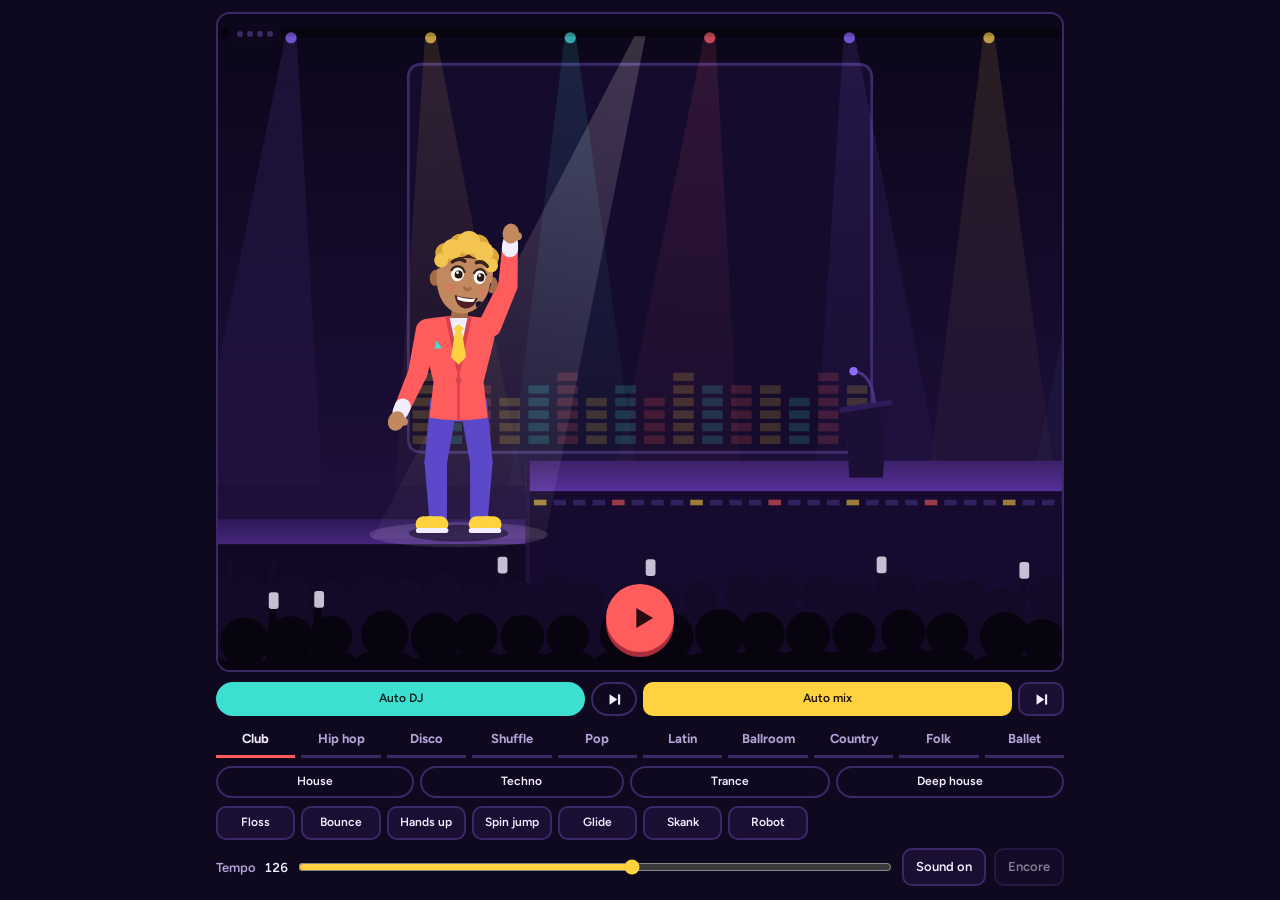
<file: ceo-keynote-dance/index.html>
<!DOCTYPE html>
<html lang="en">
<head>
<meta charset="utf-8">
<meta name="viewport" content="width=device-width, initial-scale=1">
<title>Dance Stage</title>
<link rel="canonical" href="https://den-run-ai.github.io/dance/">
<meta http-equiv="refresh" content="0; url=../dance/">
<script>location.replace('../dance/' + location.hash);</script>
<style>body{margin:0;min-height:100vh;display:grid;place-items:center;background:#0F0920;font-family:system-ui,sans-serif}a{color:#F3EEFF}</style>
</head>
<body><a href="../dance/">Dance Stage</a></body>
</html>
</file>
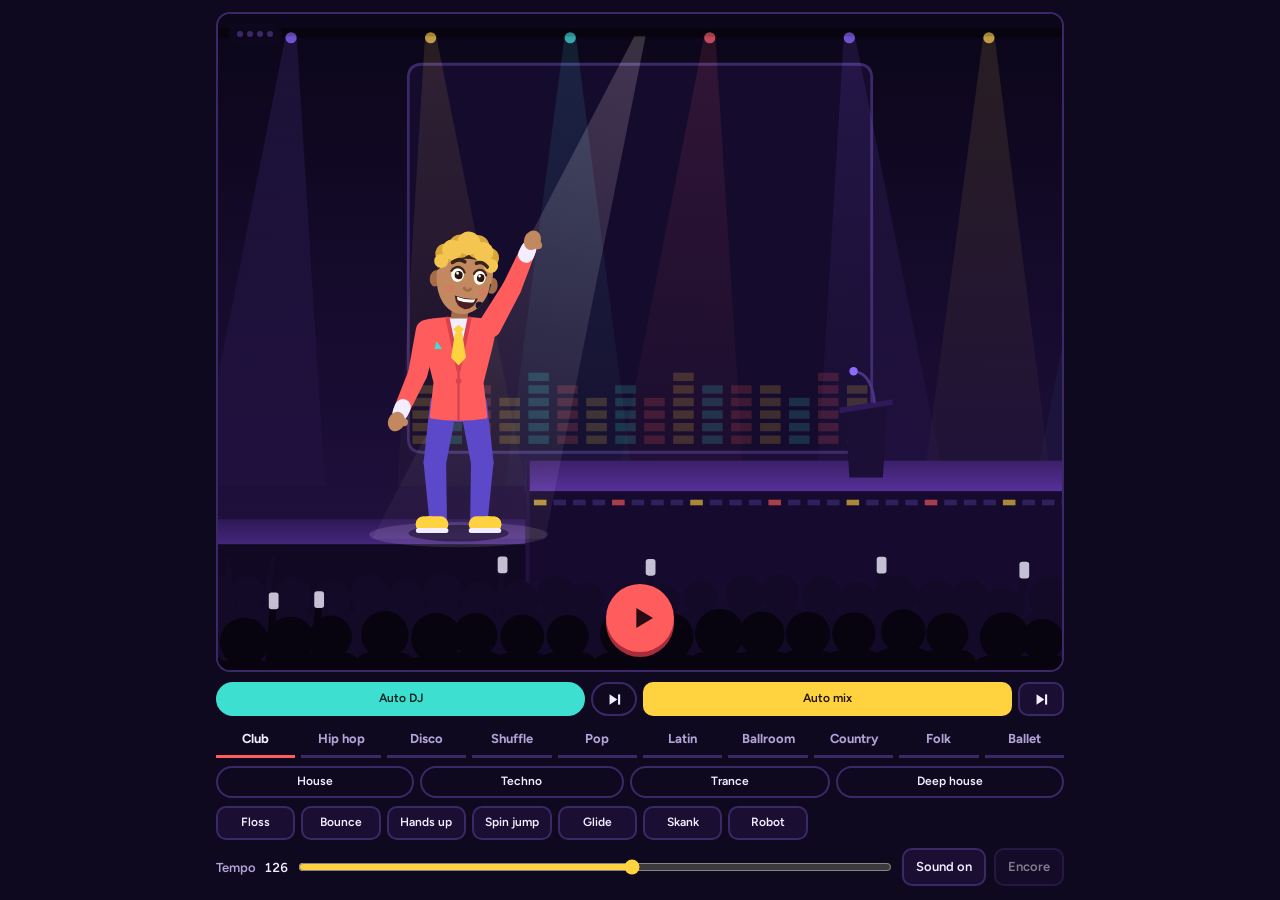
<file: dance/index.html>
<!DOCTYPE html>
<html lang="en">
<head>
<meta charset="utf-8">
<meta name="viewport" content="width=device-width, initial-scale=1">
<title>Dance Stage</title>
<link href="https://fonts.googleapis.com/css2?family=Bowlby+One&family=Figtree:wght@400;600;700&display=swap" rel="stylesheet">
<style>
:root{
  /* layout: one-screen stage toy. The stage canvas takes all spare height, control deck docked below. */
  --night:#0F0920;
  --deck:#1A0E33;
  --line:#3B2866;
  --coral:#FF5D5D;
  --sun:#FFD23F;
  --aqua:#3DE0D0;
  --paper:#F3EEFF;
  --muted:#B1A3D6;
  --display:"Bowlby One","Arial Black",Impact,sans-serif;
  --body:"Figtree",system-ui,-apple-system,"Segoe UI",Roboto,sans-serif;
  color-scheme:dark;
}
*{box-sizing:border-box}
[hidden]{display:none!important}
html,body{height:100%;margin:0}
body{background:var(--night);color:var(--paper);font-family:var(--body);-webkit-font-smoothing:antialiased;overscroll-behavior:none}
.app{height:100%;min-height:640px;max-width:880px;margin:0 auto;display:flex;flex-direction:column}

.stage{position:relative;flex:1 1 auto;min-height:280px;margin:12px 16px 0;border:2px solid var(--line);border-radius:14px;overflow:hidden;background:#0B0619}
canvas{position:absolute;inset:0;width:100%;height:100%;display:block;touch-action:manipulation;cursor:pointer}
.hud{position:absolute;top:10px;left:10px;display:flex;align-items:center;padding:7px 9px;border-radius:999px;background:rgba(15,9,32,.74);pointer-events:none}
.dots{display:flex;gap:4px;flex:none}
.dots i{width:6px;height:6px;border-radius:50%;background:var(--line)}
.dots i.on{background:var(--sun)}
.go{position:absolute;left:50%;bottom:18px;transform:translateX(-50%);width:68px;height:68px;display:grid;place-items:center;background:var(--coral);border:0;border-radius:50%;padding:0;box-shadow:0 5px 0 #A92C3A;cursor:pointer}
.go svg{width:32px;height:32px;margin-left:5px;fill:#2A0B14}
.go:active{transform:translate(-50%,3px);box-shadow:0 2px 0 #A92C3A}
.hint{position:absolute;left:50%;bottom:8px;transform:translateX(-50%);margin:0;font-size:12px;font-weight:600;color:var(--paper);background:rgba(15,9,32,.74);padding:4px 10px;border-radius:999px;pointer-events:none;white-space:nowrap}
.hint.warn{background:var(--coral);color:#2A0B14}
.mini{position:absolute;top:8px;right:8px;font:600 12px/1 var(--body);color:var(--muted);background:rgba(15,9,32,.74);border:1px solid var(--line);border-radius:999px;padding:8px 12px;cursor:pointer}
.mini:disabled{opacity:.6;cursor:default}
.report{position:absolute;inset:8px;z-index:2;display:flex;flex-direction:column;gap:8px;padding:14px;border:2px solid var(--line);border-radius:12px;background:rgba(15,9,32,.96);font-size:13px;line-height:1.4;overflow:auto}
.report h2{font-family:var(--display);font-weight:400;font-size:18px;margin:0;color:var(--sun)}
.report .sum{margin:0;font-weight:700}
.report .sum.ok{color:var(--aqua)}
.report .sum.bad{color:var(--coral)}
.report ul{margin:0;padding:0;list-style:none;display:grid;gap:6px}
.report li{display:grid;grid-template-columns:1.2em 1fr;gap:0 6px}
.report li b{color:var(--aqua)}
.report li.bad b{color:var(--coral)}
.report li small{grid-column:2;color:var(--muted);font-size:12px}
.report .btn{align-self:flex-start}

.deck{padding:10px 16px 14px;display:flex;flex-direction:column;gap:8px}
.autos{display:grid;grid-template-columns:1fr 46px 1fr 46px;gap:6px}
.autos > *{min-height:34px}
.skip{display:grid;place-items:center;padding:0;color:var(--paper)}
.skip svg{width:17px;height:17px;fill:currentColor}
.skip:active{background:var(--line)}
.tabs{display:flex;flex-wrap:wrap;gap:6px}
.tab{position:relative;flex:1 1 17%;min-width:0;font:700 13px/1.1 var(--body);color:var(--muted);background:transparent;border:0;border-bottom:3px solid var(--line);min-height:34px;padding:4px 2px;cursor:pointer}
.tab[aria-pressed="true"]{color:var(--paper);border-bottom-color:var(--coral)}
.styles,.moves{transform-origin:50% 0}
.flip{animation:flip .28s ease-out}
@keyframes flip{from{transform:perspective(520px) rotateX(-80deg);opacity:0}to{transform:none;opacity:1}}
@media (prefers-reduced-motion:reduce){ .flip{animation:none} }
@media (max-height:680px){ .stage{min-height:240px} }
.styles{display:flex;gap:6px;min-height:32px}
.moves{display:grid;grid-template-columns:repeat(5,1fr);grid-auto-rows:34px;gap:6px;min-height:74px}
.pill,.chip,.btn{position:relative;font:600 13px/1.1 var(--body);color:var(--paper);background:var(--deck);border:2px solid var(--line);cursor:pointer;padding:6px 4px}
.pill,.chip{font-size:12px;padding:4px 2px}
.pill{flex:1 1 auto;min-width:0;padding:4px 6px;white-space:nowrap;border-radius:999px;min-height:32px;background:transparent}
.pill[aria-pressed="true"]{background:var(--aqua);border-color:var(--aqua);color:#04201D}
.chip{border-radius:10px;min-height:34px}
.chip[aria-pressed="true"]{background:var(--sun);border-color:var(--sun);color:#221300}
.live::after{content:"";position:absolute;top:-4px;right:-4px;width:7px;height:7px;border-radius:50%;background:var(--coral);box-shadow:0 0 0 2px var(--night)}
.tab.live::after{top:3px;right:5px}
.btn{border-radius:10px;min-height:38px;padding:6px 12px;white-space:nowrap}
.btn[aria-pressed="false"]{color:var(--muted)}
.btn:disabled{opacity:.5;cursor:default}
.row{display:flex;align-items:center;gap:8px}
.tempo{display:flex;align-items:center;gap:8px;flex:1 1 auto;min-width:0;font-size:13px;font-weight:600;color:var(--muted)}
.tempo output{color:var(--paper);font-variant-numeric:tabular-nums;min-width:3ch}
.tempo input{flex:1 1 auto;min-width:60px;accent-color:var(--sun)}
button:focus-visible,input:focus-visible{outline:3px solid var(--aqua);outline-offset:2px}
@media (min-width:640px){
  .moves{grid-template-columns:repeat(10,1fr);min-height:34px}
  .tab{flex:1 1 0}
}
@media (max-width:379px){
  .tab{font-size:12.5px}
  .pill{font-size:11px;padding:4px}
  .chip{font-size:11.5px}
}
@media (max-width:339px){
  .tab{font-size:11.5px}
  .pill{font-size:10.5px;padding:4px 2px}
}
</style>
</head>
<body>
<main class="app">
  <div class="stage">
    <canvas id="cv" role="img" aria-label="A cartoon man in a coral suit and yellow tie on a concert stage. He hops up from the side step and dances."></canvas>
    <div class="hud"><span class="dots" aria-hidden="true"><i></i><i></i><i></i><i></i></span></div>
    <button id="start" class="go" type="button" aria-label="Start the show"><svg viewBox="0 0 24 24" aria-hidden="true"><path d="M7 4.5v15l12.5-7.5z"/></svg></button>
    <p id="hint" class="hint warn" hidden>Tap anywhere to turn the sound on</p>
    <button id="test" class="mini" type="button" aria-label="Run the self-test" hidden>Test</button>
    <div id="report" class="report" role="dialog" aria-labelledby="reportTitle" hidden>
      <h2 id="reportTitle">Self-test</h2>
      <p id="reportSum" class="sum"></p>
      <ul id="reportList"></ul>
      <button id="reportClose" class="btn" type="button">Close</button>
    </div>
  </div>

  <section class="deck" aria-label="Show controls">
    <div class="autos">
      <button type="button" id="autodj" class="pill" aria-pressed="true">Auto DJ</button>
      <button type="button" id="skipdj" class="pill skip" aria-label="Skip to the next music" title="Next music"><svg viewBox="0 0 24 24" aria-hidden="true"><path d="M5 4.5v15l11-7.5z"/><rect x="17" y="4.5" width="3" height="15" rx="1"/></svg></button>
      <button type="button" id="automix" class="chip" aria-pressed="true">Auto mix</button>
      <button type="button" id="skipmix" class="chip skip" aria-label="Skip to the next move" title="Next move"><svg viewBox="0 0 24 24" aria-hidden="true"><path d="M5 4.5v15l11-7.5z"/><rect x="17" y="4.5" width="3" height="15" rx="1"/></svg></button>
    </div>
    <div class="tabs" role="group" aria-label="Program">
      <button type="button" class="tab" data-tab="club" aria-pressed="true">Club</button>
      <button type="button" class="tab" data-tab="hiphop" aria-pressed="false">Hip hop</button>
      <button type="button" class="tab" data-tab="disco" aria-pressed="false">Disco</button>
      <button type="button" class="tab" data-tab="shuffle" aria-pressed="false">Shuffle</button>
      <button type="button" class="tab" data-tab="pop" aria-pressed="false">Pop</button>
      <button type="button" class="tab" data-tab="latin" aria-pressed="false">Latin</button>
      <button type="button" class="tab" data-tab="ballroom" aria-pressed="false">Ballroom</button>
      <button type="button" class="tab" data-tab="country" aria-pressed="false">Country</button>
      <button type="button" class="tab" data-tab="folk" aria-pressed="false">Folk</button>
      <button type="button" class="tab" data-tab="ballet" aria-pressed="false">Ballet</button>
    </div>
    <div class="styles" role="group" aria-label="Music style">
      <button type="button" class="pill" data-tab="club" data-style="house" aria-pressed="false">House</button>
      <button type="button" class="pill" data-tab="club" data-style="techno" aria-pressed="false">Techno</button>
      <button type="button" class="pill" data-tab="club" data-style="trance" aria-pressed="false">Trance</button>
      <button type="button" class="pill" data-tab="club" data-style="deep" aria-pressed="false">Deep house</button>
      <button type="button" class="pill" data-tab="hiphop" data-style="trap" aria-pressed="false" hidden>Trap</button>
      <button type="button" class="pill" data-tab="hiphop" data-style="hiphop" aria-pressed="false" hidden>Boom bap</button>
      <button type="button" class="pill" data-tab="hiphop" data-style="rnb" aria-pressed="false" hidden>R&amp;B</button>
      <button type="button" class="pill" data-tab="hiphop" data-style="funk" aria-pressed="false" hidden>Funk</button>
      <button type="button" class="pill" data-tab="disco" data-style="italo" aria-pressed="false" hidden>Italo disco</button>
      <button type="button" class="pill" data-tab="disco" data-style="disco" aria-pressed="false" hidden>Disco</button>
      <button type="button" class="pill" data-tab="disco" data-style="nudisco" aria-pressed="false" hidden>Nu disco</button>
      <button type="button" class="pill" data-tab="shuffle" data-style="midnight" aria-pressed="false" hidden>Midnight shuffle</button>
      <button type="button" class="pill" data-tab="shuffle" data-style="slap" aria-pressed="false" hidden>Slap house</button>
      <button type="button" class="pill" data-tab="shuffle" data-style="swing" aria-pressed="false" hidden>Electro swing</button>
      <button type="button" class="pill" data-tab="pop" data-style="synthpop" aria-pressed="false" hidden>Synth pop</button>
      <button type="button" class="pill" data-tab="pop" data-style="dancepop" aria-pressed="false" hidden>Dance pop</button>
      <button type="button" class="pill" data-tab="pop" data-style="eurodance" aria-pressed="false" hidden>Eurodance</button>
      <button type="button" class="pill" data-tab="latin" data-style="lambada" aria-pressed="false" hidden>Lambada</button>
      <button type="button" class="pill" data-tab="latin" data-style="samba" aria-pressed="false" hidden>Samba</button>
      <button type="button" class="pill" data-tab="latin" data-style="flamenco" aria-pressed="false" hidden>Flamenco</button>
      <button type="button" class="pill" data-tab="latin" data-style="latin" aria-pressed="false" hidden>Latin pop</button>
      <button type="button" class="pill" data-tab="ballroom" data-style="salsa" aria-pressed="false" hidden>Salsa</button>
      <button type="button" class="pill" data-tab="ballroom" data-style="tango" aria-pressed="false" hidden>Tango</button>
      <button type="button" class="pill" data-tab="ballroom" data-style="waltz" aria-pressed="false" hidden>Waltz</button>
      <button type="button" class="pill" data-tab="country" data-style="honkytonk" aria-pressed="false" hidden>Honky tonk</button>
      <button type="button" class="pill" data-tab="country" data-style="hoedown" aria-pressed="false" hidden>Hoedown</button>
      <button type="button" class="pill" data-tab="folk" data-style="jig" aria-pressed="false" hidden>Jig</button>
      <button type="button" class="pill" data-tab="folk" data-style="polka" aria-pressed="false" hidden>Polka</button>
      <button type="button" class="pill" data-tab="folk" data-style="sirtaki" aria-pressed="false" hidden>Sirtaki</button>
      <button type="button" class="pill" data-tab="folk" data-style="tarantella" aria-pressed="false" hidden>Tarantella</button>
      <button type="button" class="pill" data-tab="folk" data-style="hora" aria-pressed="false" hidden>Hora</button>
      <button type="button" class="pill" data-tab="ballet" data-style="swan" aria-pressed="false" hidden>Swan Lake</button>
      <button type="button" class="pill" data-tab="ballet" data-style="cygnets" aria-pressed="false" hidden>Cygnets</button>
      <button type="button" class="pill" data-tab="ballet" data-style="cancan" aria-pressed="false" hidden>Can-can</button>
      <button type="button" class="pill" data-tab="ballet" data-style="trepak" aria-pressed="false" hidden>Trepak</button>
      <button type="button" class="pill" data-tab="ballet" data-style="mountain" aria-pressed="false" hidden>Mtn King</button>
    </div>
    <div class="moves" role="group" aria-label="Dance move">
      <button type="button" class="chip" data-tab="club" data-move="floss" aria-pressed="false">Floss</button>
      <button type="button" class="chip" data-tab="club" data-move="bounce" aria-pressed="false">Bounce</button>
      <button type="button" class="chip" data-tab="club" data-move="jump" aria-pressed="false">Hands up</button>
      <button type="button" class="chip" data-tab="club" data-move="spin" aria-pressed="false">Spin jump</button>
      <button type="button" class="chip" data-tab="club" data-move="glide" aria-pressed="false">Glide</button>
      <button type="button" class="chip" data-tab="club" data-move="skank" aria-pressed="false">Skank</button>
      <button type="button" class="chip" data-tab="club" data-move="robot" aria-pressed="false">Robot</button>
      <button type="button" class="chip" data-tab="hiphop" data-move="toprock" aria-pressed="false" hidden>Top rock</button>
      <button type="button" class="chip" data-tab="hiphop" data-move="sixstep" aria-pressed="false" hidden>Six step</button>
      <button type="button" class="chip" data-tab="hiphop" data-move="windmill" aria-pressed="false" hidden>Windmill</button>
      <button type="button" class="chip" data-tab="hiphop" data-move="headspin" aria-pressed="false" hidden>Headspin</button>
      <button type="button" class="chip" data-tab="hiphop" data-move="freeze" aria-pressed="false" hidden>Freeze</button>
      <button type="button" class="chip" data-tab="hiphop" data-move="worm" aria-pressed="false" hidden>Worm</button>
      <button type="button" class="chip" data-tab="hiphop" data-move="dab" aria-pressed="false" hidden>Dab</button>
      <button type="button" class="chip" data-tab="hiphop" data-move="nae" aria-pressed="false" hidden>Nae nae</button>
      <button type="button" class="chip" data-tab="hiphop" data-move="gallop" aria-pressed="false" hidden>Gallop</button>
      <button type="button" class="chip" data-tab="hiphop" data-move="wave" aria-pressed="false" hidden>Wave</button>
      <button type="button" class="chip" data-tab="disco" data-move="disco" aria-pressed="false" hidden>Point</button>
      <button type="button" class="chip" data-tab="disco" data-move="hustle" aria-pressed="false" hidden>Hustle</button>
      <button type="button" class="chip" data-tab="disco" data-move="bump" aria-pressed="false" hidden>Bump</button>
      <button type="button" class="chip" data-tab="disco" data-move="roll" aria-pressed="false" hidden>Roll</button>
      <button type="button" class="chip" data-tab="disco" data-move="twist" aria-pressed="false" hidden>Twist</button>
      <button type="button" class="chip" data-tab="shuffle" data-move="runman" aria-pressed="false" hidden>Running man</button>
      <button type="button" class="chip" data-tab="shuffle" data-move="tstep" aria-pressed="false" hidden>T-step</button>
      <button type="button" class="chip" data-tab="shuffle" data-move="charleston" aria-pressed="false" hidden>Charleston</button>
      <button type="button" class="chip" data-tab="shuffle" data-move="rubber" aria-pressed="false" hidden>Rubber legs</button>
      <button type="button" class="chip" data-tab="shuffle" data-move="sidekick" aria-pressed="false" hidden>Side kicks</button>
      <button type="button" class="chip" data-tab="shuffle" data-move="xjump" aria-pressed="false" hidden>X jump</button>
      <button type="button" class="chip" data-tab="pop" data-move="moonwalk" aria-pressed="false" hidden>Moonwalk</button>
      <button type="button" class="chip" data-tab="pop" data-move="toestand" aria-pressed="false" hidden>Toe stand</button>
      <button type="button" class="chip" data-tab="pop" data-move="lean" aria-pressed="false" hidden>Lean</button>
      <button type="button" class="chip" data-tab="pop" data-move="zombie" aria-pressed="false" hidden>Zombie</button>
      <button type="button" class="chip" data-tab="pop" data-move="slide" aria-pressed="false" hidden>Slide</button>
      <button type="button" class="chip" data-tab="pop" data-move="handflip" aria-pressed="false" hidden>Hand flip</button>
      <button type="button" class="chip" data-tab="latin" data-move="lambada" aria-pressed="false" hidden>Lambada</button>
      <button type="button" class="chip" data-tab="latin" data-move="dip" aria-pressed="false" hidden>Dip</button>
      <button type="button" class="chip" data-tab="latin" data-move="samba" aria-pressed="false" hidden>Samba</button>
      <button type="button" class="chip" data-tab="latin" data-move="volta" aria-pressed="false" hidden>Volta</button>
      <button type="button" class="chip" data-tab="latin" data-move="zapateado" aria-pressed="false" hidden>Heels</button>
      <button type="button" class="chip" data-tab="latin" data-move="braceo" aria-pressed="false" hidden>Ol&eacute;</button>
      <button type="button" class="chip" data-tab="latin" data-move="macarena" aria-pressed="false" hidden>Macarena</button>
      <button type="button" class="chip" data-tab="ballroom" data-move="salsa" aria-pressed="false" hidden>Salsa</button>
      <button type="button" class="chip" data-tab="ballroom" data-move="salsaturn" aria-pressed="false" hidden>Salsa spin</button>
      <button type="button" class="chip" data-tab="ballroom" data-move="suzyq" aria-pressed="false" hidden>Suzy Q</button>
      <button type="button" class="chip" data-tab="ballroom" data-move="tangowalk" aria-pressed="false" hidden>Tango walk</button>
      <button type="button" class="chip" data-tab="ballroom" data-move="ocho" aria-pressed="false" hidden>Ochos</button>
      <button type="button" class="chip" data-tab="ballroom" data-move="corte" aria-pressed="false" hidden>Lunge</button>
      <button type="button" class="chip" data-tab="ballroom" data-move="waltz" aria-pressed="false" hidden>Box step</button>
      <button type="button" class="chip" data-tab="ballroom" data-move="whirl" aria-pressed="false" hidden>Whirl</button>
      <button type="button" class="chip" data-tab="ballroom" data-move="balance" aria-pressed="false" hidden>Sway</button>
      <button type="button" class="chip" data-tab="country" data-move="lasso" aria-pressed="false" hidden>Lasso</button>
      <button type="button" class="chip" data-tab="country" data-move="heeltoe" aria-pressed="false" hidden>Heel toe</button>
      <button type="button" class="chip" data-tab="country" data-move="grapevine" aria-pressed="false" hidden>Grapevine</button>
      <button type="button" class="chip" data-tab="country" data-move="heelclick" aria-pressed="false" hidden>Heel click</button>
      <button type="button" class="chip" data-tab="country" data-move="kneeslap" aria-pressed="false" hidden>Knee slap</button>
      <button type="button" class="chip" data-tab="country" data-move="rodeo" aria-pressed="false" hidden>Rodeo</button>
      <button type="button" class="chip" data-tab="folk" data-move="jigstep" aria-pressed="false" hidden>Jig step</button>
      <button type="button" class="chip" data-tab="folk" data-move="sevens" aria-pressed="false" hidden>Sevens</button>
      <button type="button" class="chip" data-tab="folk" data-move="trebles" aria-pressed="false" hidden>Trebles</button>
      <button type="button" class="chip" data-tab="folk" data-move="polka" aria-pressed="false" hidden>Polka</button>
      <button type="button" class="chip" data-tab="folk" data-move="sirtaki" aria-pressed="false" hidden>Sirtaki</button>
      <button type="button" class="chip" data-tab="folk" data-move="tarantella" aria-pressed="false" hidden>Taran&shy;tella</button>
      <button type="button" class="chip" data-tab="folk" data-move="hora" aria-pressed="false" hidden>Hora</button>
      <button type="button" class="chip" data-tab="ballet" data-move="pirouette" aria-pressed="false" hidden>Pirouette</button>
      <button type="button" class="chip" data-tab="ballet" data-move="leap" aria-pressed="false" hidden>Leap</button>
      <button type="button" class="chip" data-tab="ballet" data-move="swan" aria-pressed="false" hidden>Swan</button>
      <button type="button" class="chip" data-tab="ballet" data-move="cygnets" aria-pressed="false" hidden>Cygnets</button>
      <button type="button" class="chip" data-tab="ballet" data-move="cancan" aria-pressed="false" hidden>Can-can</button>
      <button type="button" class="chip" data-tab="ballet" data-move="squat" aria-pressed="false" hidden>Squats</button>
      <button type="button" class="chip" data-tab="ballet" data-move="sneak" aria-pressed="false" hidden>Sneak</button>
    </div>
    <div class="row">
      <label class="tempo" for="tempo">Tempo <output id="bpm" for="tempo">126</output>
        <input id="tempo" type="range" min="56" max="180" step="2" value="126">
      </label>
      <button id="sound" class="btn" type="button" aria-pressed="true">Sound on</button>
      <button id="encore" class="btn" type="button" disabled>Encore</button>
    </div>
  </section>
</main>

<script>
(() => {
'use strict';
const $ = id => document.getElementById(id);
const cv = $('cv'), ctx = cv.getContext('2d');
const reduce = !!(window.matchMedia && matchMedia('(prefers-reduced-motion: reduce)').matches);
const PI = Math.PI, TAU = PI * 2;
const lerp = (a, b, t) => a + (b - a) * t;
const clamp = (v, a, b) => v < a ? a : v > b ? b : v;
const frac = v => v - Math.floor(v);
const mod = (a, n) => ((a % n) + n) % n;
const ease = t => t < .5 ? 4 * t * t * t : 1 - Math.pow(-2 * t + 2, 3) / 2;
const easeOut = t => 1 - Math.pow(1 - clamp(t, 0, 1), 3);
const dip = b => .5 + .5 * Math.cos(TAU * b);            // 1 on the beat, 0 between beats
const hash = n => frac(Math.sin(n * 127.1 + 311.7) * 43758.5453);
const C = { coral:'#FF5D5D', sun:'#FFD23F', aqua:'#3DE0D0', paper:'#F3EEFF', violet:'#8E6BFF' };
const hexA = (hex, a) => { const n = parseInt(hex.slice(1), 16); return `rgba(${n >> 16},${(n >> 8) & 255},${n & 255},${a})`; };

/* ---------- sizing: a 400-unit-wide virtual scene, centred, background bleeds to the edges ---------- */
const VW = 400;
let cw = 1, ch = 1, dpr = 1, S = 1, ox = 0, VH = 470, X0 = 0, X1 = 400, FLOOR = 330;
function resize(){
  const r = cv.getBoundingClientRect();
  dpr = Math.min(window.devicePixelRatio || 1, 2);
  cw = Math.max(1, r.width); ch = Math.max(1, r.height);
  cv.width = Math.round(cw * dpr); cv.height = Math.round(ch * dpr);
  S = Math.min(cw / VW, ch / 470); ox = (cw - VW * S) / 2; VH = ch / S;
  X0 = -ox / S; X1 = (cw - ox) / S; FLOOR = VH - 140;
}
if (window.ResizeObserver) new ResizeObserver(resize).observe(cv);
window.addEventListener('resize', resize);
resize();

/* ---------- music styles and show structure ---------- */
const STYLES = {
  // club: all original. House set the standard, and the other three are written to sit in the same balance of kick, bass and tune
  house:  { label:'House',  wall:'HOUSE',  bpm:126, vol:1.5, cols:['#FFD23F', '#3DE0D0', '#FF5D5D', '#8E6BFF'] },
  trance: { label:'Trance', wall:'TRANCE', bpm:136, vol:1.25, cols:['#4D7CFF', '#3DE0D0', '#FF4FD8', '#F3EEFF'] },
  techno: { label:'Techno', wall:'TECHNO', bpm:130, vol:1, cols:['#3DE0D0', '#F3EEFF', '#4D7CFF', '#8E6BFF'] },
  deep:   { label:'Deep house', wall:'DEEP HOUSE', bpm:122, vol:.71, tune:true, cols:['#5FE08A', '#3DE0D0', '#8E6BFF', '#FFD23F'] },
  // public-domain classics: Tchaikovsky (Swan Lake 1877, The Nutcracker 1892), Offenbach (1858), Grieg (1875), Johann Strauss II (1866)
  swan:     { label:'Swan Lake', wall:'SWAN LAKE',     bpm:108, vol:.42, classical:true, costume:'tutu', cols:['#BFE3FF', '#F3EEFF', '#FFB7D5', '#8E6BFF'] },
  cygnets:  { label:'Cygnets',   wall:'CYGNETS',  bpm:108, vol:.5, classical:true, costume:'tutu', cols:['#FFB7D5', '#F3EEFF', '#BFE3FF', '#FFD23F'] },
  cancan:   { label:'Can-can',   wall:'CAN-CAN',       bpm:152, vol:.85, classical:true, costume:'tutu', cols:['#FF5D5D', '#FFD23F', '#FF4FD8', '#F3EEFF'] },
  trepak:   { label:'Trepak',    wall:'TREPAK',        bpm:150, vol:1, classical:true, costume:'hat',  cols:['#FF5D5D', '#F3EEFF', '#FFD23F', '#4D7CFF'] },
  mountain: { label:'Mtn King',  wall:'MOUNTAIN KING', bpm:100, accel:9, vol:1, classical:true, cols:['#5FE08A', '#FF9A3D', '#8E6BFF', '#FF5D5D'] },
  waltz:    { label:'Waltz',     wall:'BLUE DANUBE',   bpm:60, vol:.58, classical:true, three:true, cols:['#BFE3FF', '#FFD23F', '#F3EEFF', '#4D7CFF'] },   // one beat here is one whole bar of the waltz
  // hip hop, funk and country: original grooves written for this page
  hiphop:    { label:'Boom bap',   wall:'BOOM BAP', bpm:94,  vol:.66, costume:'cap', cols:['#FFD23F', '#FF5D5D', '#3DE0D0', '#F3EEFF'] },
  trap:      { label:'Trap',       wall:'TRAP',  bpm:140, vol:1.3, costume:'cap', cols:['#FF5D5D', '#8E6BFF', '#FF4FD8', '#4D7CFF'] },
  rnb:       { label:'R&B',        wall:'R&B',   bpm:96,  vol:.62, tune:true, costume:'cap', cols:['#D79CE8', '#FF4FD8', '#8E6BFF', '#FFD23F'] },
  funk:      { label:'Funk',       wall:'FUNK',  bpm:112, vol:1.35, costume:'cap', cols:['#FF9A3D', '#FFD23F', '#FF4FD8', '#3DE0D0'] },
  honkytonk: { label:'Honky tonk', wall:'HONKY TONK',  bpm:120, vol:1.5, tune:true, costume:'cowboy', cols:['#FFB347', '#FFD23F', '#FF5D5D', '#F3EEFF'] },
  hoedown:   { label:'Hoedown',    wall:'HOEDOWN',  bpm:132, vol:.72, tune:true, costume:'cowboy', cols:['#FFD23F', '#5FE08A', '#FF9A3D', '#F3EEFF'] },
  // pop, shuffle and disco: more original grooves
  synthpop:  { label:'Synth pop',     wall:'SYNTH POP',       bpm:118, vol:.78, tune:true, costume:'fedora', cols:['#FF4FD8', '#3DE0D0', '#FFD23F', '#8E6BFF'] },
  dancepop:  { label:'Dance pop',     wall:'DANCE POP',       bpm:120, vol:.56, tune:true, costume:'fedora', cols:['#F3EEFF', '#FF4FD8', '#8E6BFF', '#FFD23F'] },
  eurodance: { label:'Eurodance',     wall:'EURODANCE',       bpm:132, vol:.72, tune:true, costume:'fedora', cols:['#3DE0D0', '#FF4FD8', '#FFD23F', '#4D7CFF'] },
  swing:    { label:'Electro swing', wall:'ELECTRO SWING',    bpm:126, vol:.88, tune:true, cols:['#FFD23F', '#F3EEFF', '#FF9A3D', '#FF5D5D'] },
  slap:     { label:'Slap house',    wall:'SLAP HOUSE', bpm:124, vol:1.35, cols:['#3DE0D0', '#4D7CFF', '#FF4FD8', '#F3EEFF'] },
  midnight: { label:'Midnight shuffle', wall:'MIDNIGHT SHUFFLE', bpm:100, vol:.88, tune:true, cols:['#57C8D9', '#858CFF', '#B5DFFF', '#D79CE8'] },
  disco:    { label:'Disco',         wall:'DISCO',   bpm:120, vol:.65, tune:true, cols:['#FF4FD8', '#FFD23F', '#3DE0D0', '#FF5D5D'] },
  italo:    { label:'Italo disco',   wall:'ITALO DISCO', bpm:124, vol:1.14, tune:true, cols:['#4D7CFF', '#FF4FD8', '#F3EEFF', '#3DE0D0'] },
  nudisco:  { label:'Nu disco',      wall:'NU DISCO', bpm:122, vol:.46, tune:true, cols:['#FF9A3D', '#FF4FD8', '#8E6BFF', '#3DE0D0'] },
  // Latin: original tunes in each style, on plucked strings
  latin:    { label:'Latin pop', wall:'LATIN POP', bpm:104, vol:.84, tune:true, costume:'fedora', cols:['#FF5D5D', '#FFD23F', '#5FE08A', '#FF9A3D'] },
  lambada:  { label:'Lambada',   wall:'LAMBADA',   bpm:120, vol:.72, tune:true, cols:['#FF9A3D', '#FF4FD8', '#FFD23F', '#3DE0D0'] },
  samba:    { label:'Samba',     wall:'SAMBA',     bpm:104, vol:.5, tune:true, costume:'plume', cols:['#5FE08A', '#FFD23F', '#4D7CFF', '#FF4FD8'] },
  flamenco: { label:'Flamenco',  wall:'FLAMENCO',  bpm:112, vol:.88, tune:true, costume:'cordobes', cols:['#FF5D5D', '#FF9A3D', '#FFD23F', '#F3EEFF'] },
  // ballroom: an original salsa and an original tango (the waltz is with the classics above)
  salsa:    { label:'Salsa',     wall:'SALSA',     bpm:96,  vol:.63, tune:true, cols:['#FF9A3D', '#FF5D5D', '#FFD23F', '#5FE08A'] },                // one beat here is two of the dancers' counts
  tango:    { label:'Tango',     wall:'TANGO',     bpm:126, vol:.6, tune:true, costume:'fedora', cols:['#FF5D5D', '#F3EEFF', '#8E6BFF', '#FFD23F'] },
  // folk dances. The jig is "The Irish Washerwoman", a traditional tune first printed in 1788; the others are original tunes in each country's manner
  jig:        { label:'Jig',        wall:'JIG',        bpm:116, vol:.68, tune:true, three:true, cols:['#5FE08A', '#F3EEFF', '#FF9A3D', '#2FBF71'] },
  polka:      { label:'Polka',      wall:'POLKA',      bpm:124, vol:.63, tune:true, costume:'alpine', cols:['#FFD23F', '#FF5D5D', '#F3EEFF', '#5FE08A'] },
  sirtaki:    { label:'Sirtaki',    wall:'SIRTAKI',    bpm:96, accel:7, vol:1.3, tune:true, cols:['#4D7CFF', '#F3EEFF', '#BFE3FF', '#FFD23F'] },
  tarantella: { label:'Tarantella', wall:'TARANTELLA', bpm:132, vol:1.18, tune:true, three:true, cols:['#FF5D5D', '#F3EEFF', '#5FE08A', '#FFD23F'] },
  hora:       { label:'Hora',       wall:'HORA',       bpm:128, vol:.54, tune:true, cols:['#BFE3FF', '#FFD23F', '#F3EEFF', '#4D7CFF'] }
};
// Auto DJ running order: it opens on house, techno, trap and Italo disco, and after that every change of music is also a change of page
const STYLE_ORDER = ['house', 'techno', 'trap', 'italo', 'midnight', 'disco', 'synthpop', 'salsa', 'deep', 'nudisco', 'hiphop', 'tango', 'eurodance', 'slap',
  'waltz', 'trance', 'dancepop', 'lambada', 'funk', 'swing', 'honkytonk', 'samba', 'rnb', 'jig', 'swan', 'flamenco', 'polka', 'cancan', 'latin', 'hoedown', 'sirtaki',
  'cygnets', 'tarantella', 'trepak', 'hora', 'mountain'];
const rotate = s => STYLE_ORDER[(STYLE_ORDER.indexOf(s) + 1) % STYLE_ORDER.length];
const tuneful = s => !!(STYLES[s].classical || STYLES[s].tune);   // styles whose melody plays on through the build
const AUTO_MOVES = {                             // each style draws on the moves of its own page, so the page of buttons only turns when the music does
  house:  ['bounce', 'floss', 'jump', 'spin', 'glide', 'skank', 'robot'],
  trance: ['jump', 'glide', 'spin', 'bounce', 'floss', 'robot'],
  techno: ['robot', 'floss', 'jump', 'glide', 'spin', 'bounce'],
  deep:   ['glide', 'bounce', 'skank', 'floss', 'spin', 'robot'],
  swan:     ['swan', 'pirouette', 'leap', 'swan'],
  cygnets:  ['cygnets', 'cygnets', 'pirouette', 'cygnets'],
  cancan:   ['cancan', 'cancan', 'leap', 'cancan'],
  trepak:   ['squat', 'squat', 'pirouette', 'squat'],
  mountain: ['sneak', 'sneak', 'sneak', 'sneak'],
  hiphop:    ['toprock', 'sixstep', 'windmill', 'freeze', 'headspin', 'worm'],
  trap:      ['dab', 'nae', 'headspin', 'worm', 'wave', 'gallop'],
  rnb:       ['wave', 'nae', 'toprock', 'wave', 'dab', 'gallop'],
  funk:      ['toprock', 'sixstep', 'gallop', 'windmill', 'wave', 'freeze'],
  honkytonk: ['heeltoe', 'lasso', 'grapevine', 'kneeslap', 'rodeo', 'heelclick'],
  hoedown:   ['heelclick', 'kneeslap', 'grapevine', 'rodeo', 'lasso', 'heeltoe'],
  synthpop:  ['toestand', 'moonwalk', 'lean', 'zombie', 'slide', 'moonwalk'],
  dancepop:  ['slide', 'handflip', 'toestand', 'moonwalk', 'lean', 'handflip'],
  eurodance: ['handflip', 'slide', 'zombie', 'toestand', 'moonwalk', 'lean'],
  swing:     ['charleston', 'rubber', 'xjump', 'runman', 'sidekick', 'tstep'],
  slap:      ['runman', 'tstep', 'sidekick', 'xjump', 'charleston', 'rubber'],
  midnight:  ['tstep', 'runman', 'sidekick', 'charleston'],
  disco:     ['disco', 'hustle', 'bump', 'roll', 'twist'],
  italo:     ['roll', 'disco', 'twist', 'hustle', 'bump'],
  nudisco:   ['hustle', 'bump', 'disco', 'twist', 'roll'],
  latin:     ['macarena', 'macarena', 'volta', 'lambada'],
  lambada:   ['lambada', 'dip', 'lambada', 'volta'],
  samba:     ['samba', 'volta', 'samba', 'dip'],
  flamenco:  ['zapateado', 'braceo', 'zapateado', 'braceo'],
  salsa:     ['salsa', 'salsaturn', 'suzyq', 'salsa'],
  tango:     ['tangowalk', 'ocho', 'corte', 'tangowalk'],
  waltz:     ['waltz', 'whirl', 'balance', 'whirl'],
  jig:        ['jigstep', 'sevens', 'trebles', 'jigstep', 'sevens'],
  polka:      ['polka', 'polka', 'polka', 'polka'],
  sirtaki:    ['sirtaki', 'sirtaki', 'sirtaki', 'sirtaki'],
  tarantella: ['tarantella', 'tarantella', 'tarantella', 'tarantella'],
  hora:       ['hora', 'hora', 'hora', 'hora']
};
const LABEL = { bounce:'Bounce', disco:'Point', jump:'Hands up', wave:'Wave', robot:'Robot', spin:'Spin jump', glide:'Glide', floss:'Floss', skank:'Skank', twist:'Twist',
  pirouette:'Pirouette', leap:'Leap', swan:'Swan', cygnets:'Cygnets', cancan:'Can-can', squat:'Squats', sneak:'Sneak',
  dab:'Dab', nae:'Nae nae', gallop:'Gallop', moonwalk:'Moonwalk', toprock:'Top rock', headspin:'Headspin',
  lasso:'Lasso', heeltoe:'Heel toe', grapevine:'Grapevine', heelclick:'Heel click', kneeslap:'Knee slap', rodeo:'Rodeo',
  toestand:'Toe stand', lean:'Lean', zombie:'Zombie', slide:'Slide', handflip:'Hand flip', macarena:'Macarena',
  runman:'Running man', tstep:'T-step', charleston:'Charleston', rubber:'Rubber legs', sidekick:'Side kicks', xjump:'X jump',
  hustle:'Hustle', bump:'Bump', roll:'Roll', jigstep:'Jig step', sevens:'Sevens', trebles:'Trebles',
  lambada:'Lambada', dip:'Dip', samba:'Samba', volta:'Volta', zapateado:'Heels', braceo:'Olé',
  polka:'Polka', sirtaki:'Sirtaki', tarantella:'Tarantella', hora:'Hora',
  sixstep:'Six step', windmill:'Windmill', freeze:'Freeze', worm:'Worm',
  salsa:'Salsa', salsaturn:'Salsa spin', suzyq:'Suzy Q', tangowalk:'Tango walk', ocho:'Ochos', corte:'Lunge', waltz:'Box step', whirl:'Whirl', balance:'Sway' };
const KINDS = ['spin', 'clap', 'drop', 'point'];

const STEPX = 70, STEPDROP = 40, STAGE_L = 118, CX = 200, DROP = 4;
let started = false, beat = 0, bpm = 126, idleT = 0, lastT = 0;
// Beats below are counted from the moment he lands. A section is 32 beats and ends in a build and a drop.
let sec = { start: 0, style: 'house' }, next = { at: 32, style: 'techno', build: 4, riser: false };
let autoDJ = true, pickedStyle = 'auto', phraseBase = 0;
let mode = 'auto', manualMove = 'bounce', sw = null, swCount = 0, moveName = 'bounce', phase = 'idle';
let mix = { t0: 0, base: 0 };                     // Auto mix: the beat in the section its eight-beat phrases count from, and how far along the list a skip has pushed it
let introFrom = { x: STEPX, level: STEPDROP };
const anchor = { x: STEPX, level: STEPDROP, lift: 0 };
let travel = 0, shake = 0, flash = 0, energy = .3, pop = 0, tapHop = 0, tapHopV = 0;
const wear = { tutu: 0, hat: 0, cap: 0, cowboy: 0, fedora: 0, cordobes: 0, plume: 0, alpine: 0 };   // how far on each costume piece is, 0 to 1
let tieA = 0, tieV = 0, hairX = 0, hairXV = 0, hairY = 0, hairYV = 0, lastHX = null, lastHY = null, blink = 0, nextBlink = 2;
const parts = [], puffs = [];

const basePose = () => ({ x:0, y:0, lean:0, tilt:0, head:0, turn:0, hipTilt:0, shTilt:0, lS:.22, lE:.2, rS:.22, rE:.2,
  lfx:-13, lfy:0, rfx:13, rfy:0, lToe:.7, rToe:.7, lK:.55, rK:.55, lz:0, rz:0, pointe:0, lPt:0, rPt:0, lHeel:0, rHeel:0, mouth:.55, brow:0, browT:0,
  sx:1, sy:1, yaw:0, pitch:0, lF:0, rF:0, rot:0, curl:0, bend:0, lBack:false, rBack:false, over:false, rope:null, tamb:null, face:'smile' });
const SMOOTH = ['x','y','lean','tilt','head','turn','hipTilt','shTilt','lS','lE','rS','rE','lfx','lfy','rfx','rfy','lToe','rToe','lK','rK','lz','rz','pointe','lPt','rPt','lHeel','rHeel','mouth','brow','browT','pitch','lF','rF','curl','bend'];
let cur = basePose(); cur.mouth = 0;

/* ---------- dance moves: each fills a pose for beat position b (arm angle 0 hangs down, PI/2 out sideways, PI up) ---------- */
function blendKeys(p, A, B, k){ for (const f in B) p[f] = lerp(A[f], B[f], k); }
function discoKey(i){
  const up = mod(i, 2) === 0, mir = mod(Math.floor(i / 4), 2) === 1;
  const k = up ? { aS:2.5, aE:.1, x:-9, lean:-.08, head:-.1, turn:.8 } : { aS:-.45, aE:-.2, x:9, lean:.08, head:.12, turn:-.5 };
  return mir ? { lS:k.aS, lE:k.aE, rS:.8, rE:-1.45, x:-k.x, lean:-k.lean, head:-k.head, turn:-k.turn }
             : { rS:k.aS, rE:k.aE, lS:.8, lE:-1.45, x:k.x, lean:k.lean, head:k.head, turn:k.turn };
}
const ROBO = [
  { lS:PI/2, lE:PI/2,  rS:PI/2, rE:-PI/2, head:.2,  lean:0,   x:0,  turn:-1 },
  { lS:PI/2, lE:-PI/2, rS:PI/2, rE:PI/2,  head:-.2, lean:0,   x:0,  turn:1 },
  { lS:PI,   lE:0,     rS:.12,  rE:0,     head:.08, lean:.1,  x:6,  turn:0 },
  { lS:.12,  lE:0,     rS:PI,   rE:0,     head:-.08, lean:-.1, x:-6, turn:0 }
];
function flossKey(i){                           // straight arms swing one way while the hips swing the other
  const dir = mod(i, 2) === 0 ? -1 : 1;
  const k = { x:-dir * 12, lean:dir * .05, head:-dir * .06, turn:dir * .45, lE:.04, rE:.04 };
  if (dir > 0){ k.rS = .62; k.lS = -.8; } else { k.lS = .62; k.rS = -.8; }
  return k;
}

function runMan(t, p, d){                        // running man, side on: one knee comes up and its foot lands in front while the other slides back; t counts steps, d is the way he faces
  const f = frac(t), L = Math.floor(t) % 2 === 0, a = Math.cos(PI * f) * (L ? 1 : -1);
  const lift = 20 * Math.sin(PI * f), zF = lerp(-1.1, 1.1, ease(f)), zO = lerp(1.1, -1.1, ease(clamp((f - .5) / .5, 0, 1)));
  p.yaw = d * 1; p.pitch = .1; p.lfx = -5; p.rfx = 5; p.y = -5 - 5 * dip(2 * t); p.lToe = p.rToe = .2; p.lK = p.rK = .3;
  if (L){ p.lfy = lift; p.lz = zF; p.rz = zO; } else { p.rfy = lift; p.rz = zF; p.lz = zO; }
  p.lF = p.rF = 1; p.lS = .55 * a; p.rS = -.55 * a; p.lE = p.rE = 1.25; p.head = .04 * a;      // the arms pump against the legs
}
function tStep(g, d, p){                         // T-step: one foot taps out while the other swivels heel and toe; g counts taps, d is the direction
  const h = frac(g), even = Math.floor(g) % 2 === 0, lift = 12 * Math.sin(PI * h), out = lerp(24, 13, Math.sin(PI * h)), a = Math.sin(PI * g);
  p.y = -6 - 4 * dip(g); p.turn = d * .7; p.lean = d * .05;
  if (d > 0){ p.rfx = out; p.rfy = lift; p.rK = .3; p.lfx = -8; p.lToe = even ? .9 : -.7; p.rToe = .8; }
  else { p.lfx = -out; p.lfy = lift; p.lK = .3; p.rfx = 8; p.rToe = even ? .9 : -.7; p.lToe = .8; }
  p.lS = .95 + .3 * a; p.rS = .95 - .3 * a; p.lE = p.rE = .45;
}
function stiff(p){                               // Irish step dance posture: arms pinned to the sides, up on the toes, feet together and turned out
  p.lS = p.rS = .1; p.lE = p.rE = .04; p.pointe = .6; p.lfx = -6; p.rfx = 6; p.lToe = p.rToe = .5; p.lK = p.rK = .3; p.mouth = .3; p.brow = .3;
}

const MOVES = {
  bounce(b, p){
    const s = Math.sin(PI * b), sway = Math.sin(PI * b / 2);
    p.x = 10 * sway; p.y = -8 * dip(b); p.lean = .06 * sway; p.head = .09 * s; p.turn = .5 * sway;
    p.lS = .55 + .32 * s; p.lE = 1.2 + .35 * s; p.rS = .55 - .32 * s; p.rE = 1.2 - .35 * s;
    const up = Math.sin(PI * frac(b)) * 7;
    if (Math.floor(b) % 2 === 0){ p.lfy = up; p.lK = .2; } else { p.rfy = up; p.rK = .2; }
  },
  disco(b, p){
    const i = Math.floor(b);
    blendKeys(p, discoKey(i - 1), discoKey(i), easeOut(frac(b) / .3));
    p.y = -7 * dip(b);
  },
  jump(b, p){
    const air = Math.sin(PI * frac(b)), s = Math.sin(PI * b);
    p.y = 28 * air; p.lfy = p.rfy = 23 * air;
    p.lS = 2.6 + .3 * s; p.rS = 2.6 - .3 * s; p.lE = p.rE = .25;
    p.lean = .08 * s; p.head = .08 * s; p.mouth = .9; p.face = 'joy';
    const sq = Math.pow(dip(b), 6); p.sy = 1 - .08 * sq; p.sx = 1 + .05 * sq;
  },
  wave(b, p){
    const f = PI * b;
    p.y = -5 * dip(b); p.x = 7 * Math.sin(f / 2);
    p.lean = .09 * Math.sin(f - 1.6); p.head = .14 * Math.sin(f - 1.6); p.turn = .7 * Math.sin(f - 1.6);
    p.lS = PI / 2 + .5 * Math.sin(f - .8); p.lE = .75 * Math.sin(f + .4);
    p.rS = PI / 2 + .5 * Math.sin(f - 2.4); p.rE = .75 * Math.sin(f - 3.6);
  },
  robot(b, p){
    const i = Math.floor(b), n = ROBO.length;
    blendKeys(p, ROBO[mod(i - 1, n)], ROBO[mod(i, n)], easeOut(frac(b) / .18));
    p.y = -5 * (1 - clamp(frac(b) / .25, 0, 1));
    p.lfx = -17; p.rfx = 17; p.mouth = .1; p.brow = .6;
  },
  spin(b, p){
    const c = mod(b, 4);
    if (c < 1){
      p.y = -6 * dip(c); p.lean = -.12; p.lS = .9; p.lE = .6; p.rS = -.3; p.rE = -.5; p.head = -.1; p.turn = -.6;
    } else if (c < 2){
      const q = ease(c - 1);
      p.y = lerp(-6, -24, q); p.lean = lerp(-.12, 0, q);
      p.lS = lerp(.9, .6, q); p.lE = lerp(.6, -1.2, q); p.rS = lerp(-.3, .6, q); p.rE = lerp(-.5, -1.2, q);
    } else if (c < 3){
      const q = c - 2;
      p.y = 46 * Math.sin(PI * q); p.lfy = p.rfy = 41 * Math.sin(PI * q);
      p.yaw = TAU * q;
      p.lS = p.rS = 2.9; p.lE = p.rE = .1; p.sy = 1.05; p.sx = .96; p.lfx = -8; p.rfx = 8;
    } else {
      const q = c - 3, sq = 1 - easeOut(q / .45);
      p.sy = 1 - .14 * sq; p.sx = 1 + .1 * sq; p.y = -10 * sq;
      p.lS = p.rS = 1.95; p.lE = p.rE = .3; p.lfx = -20; p.rfx = 20; p.face = 'joy'; p.mouth = 1;
    }
  },
  glide(b, p){
    const a = TAU * b / 8, f = TAU * b;
    p.lean = -.16 * Math.cos(a); p.head = .1 * Math.cos(a); p.turn = Math.cos(a); p.y = -5 * dip(b);
    p.lfx = -14 + 7 * Math.sin(f); p.rfx = 14 - 7 * Math.sin(f);
    p.lfy = Math.max(0, Math.sin(f)) * 4; p.rfy = Math.max(0, -Math.sin(f)) * 4;
    p.lToe = .2 + .7 * Math.sin(f); p.rToe = .2 - .7 * Math.sin(f);
    p.lS = .5 + .5 * Math.sin(PI * b); p.rS = .5 - .5 * Math.sin(PI * b); p.lE = p.rE = .6;
    return 70 * Math.sin(a);
  },
  floss(b, p){
    const i = Math.floor(b), f = frac(b), k = ease(clamp(f / .75, 0, 1));
    blendKeys(p, flossKey(i - 1), flossKey(i), k);
    const m = mod(k > .5 ? i : i - 1, 6);        // which arm passes behind the body on this swing
    p.rBack = m === 1 || m === 5; p.lBack = m === 2 || m === 4;
    p.y = -6 - 3 * Math.sin(PI * f); p.lfx = -17; p.rfx = 17; p.mouth = .75;
  },
  skank(b, p){                                   // ska skank: running on the spot, knees thrown up high and out, the far fist driving down across the body
    const f = frac(b), L = Math.floor(b) % 2 === 0, s = Math.sin(PI * b), k = Math.sin(PI * f), w = L ? 'l' : 'r', o = L ? 'r' : 'l', sg = L ? -1 : 1;
    p.y = -8 * dip(b) - 3; p.lean = .09 * s; p.shTilt = .14 * s; p.head = -.09 * s; p.x = 7 * s; p.turn = .3 * s;
    p[w + 'fy'] = 22 * k; p[w + 'fx'] = sg * (13 + 5 * k); p[w + 'K'] = .9; p[w + 'Toe'] = .9;
    p[o + 'S'] = lerp(.9, .35, k); p[o + 'E'] = lerp(-.5, -1.9, k);
    p[w + 'S'] = .9 + .4 * k; p[w + 'E'] = .9; p.mouth = .7;
  },
  twist(b, p){
    const s = Math.sin(PI * b), low = .5 - .5 * Math.cos(PI * b / 2);
    p.x = 7 * s; p.y = -9 - 10 * low - 3 * dip(b); p.hipTilt = -.06 * s; p.shTilt = .12 * s; p.lean = -.05 * s;
    p.lK = .9 * s; p.rK = -.9 * s; p.lToe = .2 + .7 * s; p.rToe = .2 - .7 * s;
    p.lS = .5 - .28 * s; p.lE = 1.25 + .3 * s; p.rS = .5 + .28 * s; p.rE = 1.25 - .3 * s;
    p.turn = -.5 * s; p.head = .06 * s;
  },
  pirouette(b, p){                               // prepare, two turns on one leg with the other foot at the knee, finish open
    const c = mod(b, 4);
    if (c < 1){
      const q = ease(c);
      p.y = -11 * q; p.lfx = -16; p.rfx = 19; p.lS = 1.55; p.lE = .1; p.rS = .9; p.rE = -1.2; p.turn = -.4;
    } else if (c < 3){
      p.yaw = TAU * 2 * ease((c - 1) / 2);
      p.pointe = 1; p.y = 6; p.lfx = -2; p.lK = .1; p.lToe = .1;
      p.rfx = 7; p.rfy = 40; p.rK = 1.15;
      p.lS = p.rS = 2.95; p.lE = p.rE = .95;      // arms rounded overhead
      p.face = 'calm'; p.mouth = 0;
    } else {
      const q = easeOut((c - 3) / .4);
      p.y = -5 * q; p.lfx = -8; p.rfx = lerp(7, 34, q); p.rToe = 1; p.rK = .2;
      p.lS = p.rS = lerp(2.95, 1.75, q); p.lE = p.rE = lerp(.95, .2, q); p.head = .08; p.turn = .5; p.mouth = .9;
    }
  },
  leap(b, p){                                    // run, plie, then a split leap across the stage; back the other way next time
    const c = mod(b, 8), d = c < 4 ? 1 : -1, u = c < 4 ? c : c - 4;
    p.turn = d * .7;
    if (u < 1.5){
      const st = Math.sin(TAU * u);
      p.y = -6 - 4 * Math.abs(st); p.lean = d * .06;
      p.lfx = -12 + 8 * st * d; p.rfx = 12 + 8 * st * d; p.lfy = Math.max(0, st) * 6; p.rfy = Math.max(0, -st) * 6;
      p.lS = p.rS = 1.3; p.lE = p.rE = .2;
      return d * lerp(-80, -48, u / 1.5);
    }
    if (u < 2){
      const q = (u - 1.5) / .5;
      p.y = -22 * ease(q); p.lS = p.rS = lerp(1.3, .5, q); p.lfx = -17; p.rfx = 17;
      return d * lerp(-48, -40, q);
    }
    if (u < 3){
      const q = u - 2, k = Math.sin(PI * q), sp = Math.min(1, k * 1.6);
      p.y = 58 * k; p.lfx = -14 - 56 * sp; p.rfx = 14 + 56 * sp; p.lfy = p.rfy = p.y + 70 * sp;
      p.lK = p.rK = .12; p.lToe = p.rToe = 1; p.pointe = 1;
      p.lS = p.rS = lerp(.5, 2.05, sp); p.lE = p.rE = .12; p.face = 'joy'; p.mouth = 1; p.sy = 1.03;
      return d * lerp(-40, 56, q);
    }
    const q = u - 3, sq = 1 - easeOut(q / .5);
    p.y = -16 * sq; p.sy = 1 - .1 * sq; p.lS = p.rS = lerp(2.05, 1.6, q); p.lE = p.rE = .2; p.lfx = -16; p.rfx = 16;
    return d * lerp(56, 80, easeOut(q));
  },
  swan(b, p){                                    // tiny steps on tiptoe while the arms rise and fall like wings
    const w = Math.sin(PI * b), w2 = Math.sin(PI * b - .9), st = Math.sin(TAU * b * 2), sway = Math.sin(PI * b / 2);
    p.pointe = 1; p.y = 6; p.lfx = -5; p.rfx = 5; p.lToe = p.rToe = .15; p.lK = p.rK = .25;
    p.lfy = Math.max(0, st) * 2.5; p.rfy = Math.max(0, -st) * 2.5;
    p.lS = p.rS = 1.5 + .7 * w; p.lE = p.rE = -.75 * w2;      // shoulders lead, wrists trail
    p.head = .12 * sway; p.turn = .8 * sway; p.lean = .04 * sway;
    p.face = 'calm'; p.mouth = 0;
    return 46 * Math.sin(TAU * b / 8);
  },
  cygnets(b, p){                                 // arms crossed low, feet springing apart and crossing, heads snapping side to side
    const i = Math.floor(b), f = frac(b), open = i % 2 === 0, hop = Math.sin(PI * f);
    const w = lerp(open ? -3 : 15, open ? 15 : -3, easeOut(f / .3));
    p.lS = p.rS = -.5; p.lE = p.rE = -.12;
    p.pointe = 1; p.y = 3 + 5 * hop; p.lfx = -w; p.rfx = w; p.lfy = p.rfy = 3 * hop; p.lToe = p.rToe = .2;
    if (i % 4 === 3){ p.rfy = 20 * hop; p.rK = 1; p.rfx = 6; }
    const hd = mod(Math.floor(b / 2), 2) === 0 ? 1 : -1;
    p.turn = hd; p.head = hd * .1; p.brow = .5; p.browT = .3; p.mouth = .2;
    return 44 * Math.sin(TAU * b / 8);
  },
  cancan(b, p){                                  // knee up, then a high kick; two beats per leg
    const c = mod(b, 4), L = c < 2, u = L ? c : c - 2, s = L ? -1 : 1;
    let fx, fy;
    p.lS = p.rS = .8; p.lE = p.rE = -1.45; p.shTilt = .1 * Math.sin(TAU * b); p.face = 'joy'; p.mouth = 1; p.pointe = 1;
    if (u < 1){ fy = 32 * easeOut(u / .5); fx = s * 10; p.y = 5 * Math.abs(Math.sin(PI * u)); }
    else { const k2 = u - 1, q = Math.sin(PI * k2); fy = 30 * (1 - k2) + 90 * q; fx = s * (10 + 50 * q); p.y = 6 * q; p.lean = -s * .1 * q; p.head = -s * .06 * q; }
    if (L){ p.lfx = fx; p.lfy = fy; p.lK = .12; p.lToe = 1; p.rfx = 6; } else { p.rfx = fx; p.rfy = fy; p.rK = .12; p.rToe = 1; p.lfx = -6; }
  },
  squat(b, p){                                   // deep squat, arms folded, one leg shooting out on each beat
    const f = frac(b), L = Math.floor(b) % 2 === 0, q = Math.sin(PI * f), e = Math.pow(q, .6);
    p.y = -44 + 6 * q; p.lS = .66; p.lE = -2.23; p.rS = .46; p.rE = -2.03;
    p.head = -.04; p.brow = .7; p.mouth = .85; p.shTilt = (L ? -1 : 1) * .05;
    if (L){ p.lfx = -(12 + 46 * e); p.lfy = 5 * e; p.lK = 1.1 - .95 * e; p.lToe = 1; p.rfx = 10; p.rK = 1.15; }
    else { p.rfx = 12 + 46 * e; p.rfy = 5 * e; p.rK = 1.1 - .95 * e; p.rToe = 1; p.lfx = -10; p.lK = 1.15; }
  },
  sneak(b, p){                                   // cartoon tiptoe: hunched, knees high, shifty looks over each shoulder
    const c = mod(b, 16), d = c < 8 ? 1 : -1, f = frac(b), L = Math.floor(b) % 2 === 0, q = Math.sin(PI * f);
    const look = mod(Math.floor(b / 2), 2) === 0 ? 1 : -1;
    p.y = -12 + 3 * q; p.lean = d * .12; p.pointe = .7;
    p.lS = p.rS = .35; p.lE = p.rE = 2.3;         // hands held up like paws
    p.turn = look; p.head = look * .06; p.brow = -.6; p.browT = -.8; p.mouth = .05;
    if (L){ p.lfy = 24 * q; p.lK = .15; p.lfx = -10 + d * 8 * (f - .5); } else { p.rfy = 24 * q; p.rK = .15; p.rfx = 10 + d * 8 * (f - .5); }
    return d * (-60 + 120 * (c % 8) / 8);
  },

  /* hip hop */
  toprock(b, p){                                 // b-boy top rock: step across the front as the arms fly open, hop back as they fold
    const i = Math.floor(b), f = frac(b), d = mod(i, 4) < 2 ? 1 : -1, q = easeOut(f / .35), o = i % 2 === 0 ? q : 1 - q;
    const hop = 9 * Math.sin(PI * clamp(f / .4, 0, 1));
    p.y = -7 - 5 * dip(b); p.lS = p.rS = lerp(.5, 1.3, o); p.lE = p.rE = lerp(-1.75, .25, o);
    p.lean = -.05 * o; p.shTilt = d * .12 * o; p.turn = -d * .6 * o; p.head = d * .06 * o; p.mouth = .3 + .4 * o; p.brow = .4;
    if (d > 0){ p.rfx = lerp(13, -6, o); p.rz = o; p.rK = lerp(.55, .15, o); p.rfy = hop; p.lfx = -13 - 3 * o; }
    else { p.lfx = lerp(-13, 6, o); p.lz = o; p.lK = lerp(.55, .15, o); p.lfy = hop; p.rfx = 13 + 3 * o; }
  },
  headspin(b, p){                                // crouch, kick up onto the head, spin with the legs in a V, roll out into a b-boy stance
    const c = mod(b, 8);
    if (c < 1){
      const q = ease(c);
      p.y = -34 * q; p.lean = .08 * q; p.lfx = -20; p.rfx = 20; p.lS = p.rS = lerp(.3, .8, q); p.lE = p.rE = lerp(.2, -.3, q); p.browT = -q; p.mouth = .2;
    } else if (c < 6.6){
      const up = ease(clamp(c - 1, 0, 1)), dn = ease(clamp((c - 6) / .6, 0, 1)), k = up * (1 - dn), spin = c >= 2 && c < 6;
      const sp = clamp((c - 2) / 4, 0, 1), sc = Math.sin(TAU * b);
      p.rot = PI * (up + dn); p.bend = .16 * sc * k; p.curl = .3 * k; p.y = lerp(-34, -26, up) + 18 * dn;
      if (spin) p.yaw = TAU * 3 * sp * sp * (3 - 2 * sp);
      p.lfx = -20 - (12 + 5 * sc) * k; p.rfx = 20 + (12 - 5 * sc) * k; p.lfy = p.rfy = -28 * k; p.pointe = k; p.lK = p.rK = .5;
      p.lS = p.rS = spin ? 1.95 : 2.5; p.lE = p.rE = spin ? .3 : .5;       // hands on the floor going up and coming down, out wide in the spin
      p.face = 'joy'; p.mouth = 1;
    } else {
      const q = easeOut((c - 6.6) / .5);
      p.y = -4 - 14 * (1 - q); p.lean = -.08; p.lS = .66; p.lE = -2.23; p.rS = .46; p.rE = -2.03; p.lfx = -19; p.rfx = 19;
      p.head = .1; p.turn = .5; p.brow = .8; p.mouth = .15;
    }
  },
  dab(b, p){                                     // drop the head into one elbow as the other arm shoots out, two beats a side
    const c = mod(b, 4), d = c < 2 ? 1 : -1, A = d > 0 ? ['r', 'l'] : ['l', 'r'];
    p.lfx = -19; p.rfx = 19; p.y = -8 - 5 * dip(b);
    if (c % 2 < 1.4){
      p[A[0] + 'S'] = 2.15; p[A[0] + 'E'] = 0; p[A[1] + 'S'] = -2; p[A[1] + 'E'] = -.6;
      p.lean = d * .16; p.head = d * .3; p.turn = d; p.x = -d * 5; p.shTilt = -d * .28; p.over = true; p.brow = -.4; p.mouth = .1;
    } else { p.lS = p.rS = .75; p.lE = p.rE = -2.1; p.y -= 7; p.mouth = .7; }
  },
  nae(b, p){                                     // the whip (one fist punched out wide from a low stance), then the rock with a hand waving up high
    const c = mod(b, 8), s = Math.sin(PI * b), d = c % 4 < 2 ? 1 : -1, A = d > 0 ? ['r', 'l'] : ['l', 'r'];
    p.lfx = -22; p.rfx = 22; p.lK = p.rK = .9;
    if (c < 4){
      const q = easeOut((c % 2) / .25);
      p.y = -17 - 6 * dip(b); p.lean = -d * .1 * q; p.x = d * 7 * q; p.turn = d; p.brow = .5; p.mouth = .3;
      p[A[0] + 'S'] = lerp(.8, 1.5, q); p[A[0] + 'E'] = lerp(-1.6, .05, q); p[A[1] + 'S'] = .55; p[A[1] + 'E'] = -1.3;
    } else {
      p.y = -13 - 5 * dip(b); p.x = 9 * s; p.lean = .08 * s; p.head = .08 * s; p.turn = .6 * s;
      p[A[0] + 'S'] = 2.3; p[A[0] + 'E'] = .45 + .55 * Math.sin(TAU * b); p[A[1] + 'S'] = .45; p[A[1] + 'E'] = -1.1;
      p.face = 'joy'; p.mouth = .9;
    }
  },
  gallop(b, p){                                  // riding an invisible horse: crossed wrists bouncing, then one arm circling like a lasso
    const c = mod(b, 8), i = Math.floor(b), lift = 13 * Math.sin(PI * frac(b));
    p.lfx = -20; p.rfx = 20; p.lK = p.rK = 1; p.y = -12 - 7 * dip(b); p.x = 5 * Math.sin(PI * b / 2); p.head = .06 * Math.sin(PI * b);
    if ([1, 0, 1, 1, 0, 1, 0, 0][mod(i + 1, 8)]) p.rfy = lift; else p.lfy = lift;      // right, left, right-right; left, right, left-left
    if (c < 4){ p.lS = p.rS = .3; p.lE = p.rE = -1.7 + .2 * dip(b); p.mouth = .4; }
    else {
      p.rS = 2.55 + .25 * Math.sin(TAU * b); p.rE = .35 + .3 * Math.cos(TAU * b); p.lS = .3; p.lE = -1.6;
      p.turn = .5; p.face = 'joy'; p.mouth = .9;
    }
    return 16 * Math.sin(TAU * b / 8);
  },
  moonwalk(b, p){                                // side on and gliding backwards: one heel pops while the flat foot slides behind, with a turn round at each end
    const c = mod(b, 16), d = c < 8 ? -1 : 1, u = c % 8, f = frac(b), a = Math.sin(PI * b);
    const slide = lerp(.71, -.71, ease(f)), plant = lerp(-.71, .71, f);      // how far in front of him each foot is
    p.yaw = d * 1.05; p.pitch = .09; p.head = d * .04; p.y = -5 - 2 * Math.sin(PI * f);
    p.lfx = -3; p.rfx = 3; p.lToe = p.rToe = .2; p.lK = p.rK = .3;
    if (Math.floor(b) % 2 === 0){ p.lz = slide; p.rz = plant; p.rPt = .62; } else { p.rz = slide; p.lz = plant; p.lPt = .62; }      // lPt, rPt: that heel is up and its toe stays on the floor
    p.lF = p.rF = 1; p.lS = .4 * a; p.rS = -.4 * a; p.lE = p.rE = .55; p.mouth = .2; p.brow = .4;
    if (u < .5){ p.yaw += d * (TAU - 2.1) * (1 - ease(u / .5)); p.lz = p.rz = 0; p.lPt = p.rPt = 0; p.lS = p.rS = .55; p.lE = p.rE = -1.9; }   // spin round to face the other way
    return -d * lerp(-66, 66, u / 8);
  },

  /* country */
  lasso(b, p){                                   // bow-legged bounce, one thumb in the belt, a rope loop spinning overhead
    const s = Math.sin(PI * b), ph = PI * b, up = 6 * Math.sin(PI * frac(b));
    p.lfx = -21; p.rfx = 21; p.lK = p.rK = 1; p.y = -11 - 6 * dip(b); p.x = 6 * s;
    p.rS = 2.5 + .2 * Math.sin(ph); p.rE = .3 + .28 * Math.cos(ph); p.lS = .5; p.lE = -1.2;
    p.head = .06 * s; p.turn = .5 * Math.cos(ph / 2); p.face = 'joy'; p.mouth = .85; p.rope = ph;
    if (Math.floor(b) % 2 === 0) p.lfy = up; else p.rfy = up;
  },
  heeltoe(b, p){                                 // line-dance step: heel out, toe tucked behind, heel out, stomp; thumbs in the belt
    const c = mod(b, 8), d = c < 4 ? 1 : -1, i = Math.floor(c) % 4, f = frac(b), q = easeOut(f / .3), A = d > 0 ? 'r' : 'l';
    const hop = 7 * Math.sin(PI * clamp(f / .3, 0, 1));
    p.lS = p.rS = .55; p.lE = p.rE = -1.3; p.y = -5 - 4 * dip(b); p.x = -d * 4; p.lean = -d * .04; p.turn = d * .6; p.head = .05 * Math.sin(PI * b); p.mouth = .5;
    let fx = 13, fy = 0, heel = 0, toe = .7, z = 0, k = .55;
    if (i === 1){ fx = lerp(27, -5, q); fy = hop + 8 * q; z = -1; k = 1; toe = .3; }             // toe tucked behind the other heel
    else if (i === 3) p.y -= 4 * (1 - q);                                                          // the stomp has landed
    else {
      fx = lerp(13, 27, q); fy = hop; heel = q; k = .15; toe = 1;                                  // heel dug in, toes up
      if (i === 2 && f > .55){ const r = (f - .55) / .45; fx = lerp(27, 13, r); fy = 15 * Math.sin(PI * r); heel = 1 - r; k = .5; }   // lift for the stomp
    }
    p[A + 'fx'] = d * fx; p[A + 'fy'] = fy; p[A + 'Heel'] = heel; p[A + 'Toe'] = toe; p[A + 'z'] = z; p[A + 'K'] = k;
  },
  grapevine(b, p){                               // side, behind, side, touch and clap, then back the other way
    const c = mod(b, 8), d = c < 4 ? 1 : -1, u = c % 4, i = Math.floor(u), f = frac(b), q = easeOut(f / .4), a = Math.sin(PI * b);
    const hop = 8 * Math.sin(PI * clamp(f / .4, 0, 1)), A = d > 0 ? ['r', 'l'] : ['l', 'r'];
    let lead = 13, trail = -13, lfy = 0, tfy = 0, tz = 0;
    if (i === 0){ lead = lerp(13, 25, q); lfy = hop; }
    else if (i === 1){ lead = lerp(25, 12, q); trail = lerp(-13, 5, q); tfy = hop; tz = -1; }
    else if (i === 2){ lead = lerp(12, 25, q); lfy = hop; trail = lerp(5, -10, q); tz = q - 1; }
    else { lead = lerp(25, 13, q); trail = lerp(-10, 4, q); tfy = hop + 5 * q; }
    p[A[0] + 'fx'] = d * lead; p[A[0] + 'fy'] = lfy; p[A[1] + 'fx'] = d * trail; p[A[1] + 'fy'] = tfy; p[A[1] + 'z'] = tz;
    p.y = -5 - 4 * dip(b); p.turn = d * .7; p.lean = d * .05; p.mouth = .6;
    if ((i === 2 && f > .7) || (i === 3 && f < .35)){ p.lS = p.rS = .75; p.lE = p.rE = -2.1; p.face = 'joy'; }      // the clap
    else { p.lS = .45 + .25 * a; p.rS = .45 - .25 * a; p.lE = p.rE = .7; }
    return d * (-27 + 54 * Math.min(1, u / 3));
  },
  heelclick(b, p){                               // spring up and knock the heels together out to one side, then the other
    const c = mod(b, 4), d = c < 2 ? 1 : -1, u = c % 2, A = d > 0 ? ['r', 'l'] : ['l', 'r'];
    if (u < 1){
      const q = ease(u);
      p.y = -6 - 16 * q; p.lfx = -16; p.rfx = 16; p.lS = p.rS = lerp(.7, .35, q); p.lE = p.rE = .3; p.browT = -.5 * q; p.mouth = .3;
    } else {
      const k = Math.sin(PI * (u - 1)), sp = Math.min(1, k * 1.5);
      p.y = 42 * k; p.lean = -d * .2 * sp; p.x = -d * 8 * sp; p.head = d * .1 * sp; p.turn = d;
      p.lfx = lerp(-16, d * 30 - 5, sp); p.rfx = lerp(16, d * 30 + 5, sp); p.lfy = p.rfy = 38 * k + 16 * sp; p.lK = p.rK = .3;
      p[A[0] + 'S'] = 2.35; p[A[0] + 'E'] = .95; p[A[1] + 'S'] = 1.7; p[A[1] + 'E'] = .1;      // one hand to the hat, the other out for balance
      p.face = 'joy'; p.mouth = 1;
    }
  },
  kneeslap(b, p){                                // hoedown: knee up and slap it, clap, other knee, clap
    const i = mod(Math.floor(b), 4), f = frac(b), q = easeOut(f / .25);
    p.y = -4 - 4 * dip(b); p.mouth = .8; p.face = 'joy';
    if (i % 2 === 0){
      const d = i === 0 ? 1 : -1, A = d > 0 ? 'r' : 'l', B = d > 0 ? 'l' : 'r', up = Math.sqrt(Math.sin(PI * clamp(f / .95, 0, 1)));
      p[A + 'fx'] = d * 9; p[A + 'fy'] = 32 * up; p[A + 'K'] = .85; p[A + 'Toe'] = .3;
      p[A + 'S'] = lerp(1.25, .7, q); p[A + 'E'] = lerp(-.3, -.75, q); p[B + 'S'] = 1.1; p[B + 'E'] = .5;
      p.lean = -d * .07; p.x = -d * 4; p.turn = d * .5; p.head = d * .08;
    } else if (f < .4){ p.lS = p.rS = .75; p.lE = p.rE = -2.1; }
    else { p.lS = p.rS = 1.1; p.lE = p.rE = -.9; }
  },
  rodeo(b, p){                                   // bull ride: one hand on the rope, the other flung high, bucking back and forth
    const f = PI * b, s = Math.sin(f), s2 = Math.sin(f * 2);
    p.lfx = -23; p.rfx = 23; p.lK = p.rK = 1; p.y = -19 + 9 * Math.abs(s); p.lean = .2 * s; p.x = -8 * s; p.head = -.16 * s; p.hipTilt = .08 * s;
    p.lS = .25; p.lE = -1.4; p.rS = 2.3 - .5 * s; p.rE = .4 + .55 * Math.sin(f + 1.2);
    p.lfy = Math.max(0, s2) * 6; p.rfy = Math.max(0, -s2) * 6;
    p.face = s > 0 ? 'ooh' : 'joy'; p.mouth = .9; p.brow = .6;
  },

  /* pop */
  toestand(b, p){                                // snap, spin, kick, then freeze up on the toes with a hand on the hat brim
    const u = mod(b, 4), d = mod(Math.floor(b / 4), 2) === 0 ? 1 : -1, A = d > 0 ? ['r', 'l'] : ['l', 'r'];
    if (u < 1){
      p.y = -6 - 4 * dip(b); p.x = -d * 4; p.turn = d * .6; p.mouth = .3;
      p[A[0] + 'S'] = 1.25; p[A[0] + 'E'] = .5 - .5 * dip(2 * b); p[A[1] + 'S'] = .5; p[A[1] + 'E'] = -1.2;
    } else if (u < 1.75){
      p.yaw = TAU * ease((u - 1) / .75); p.lS = p.rS = .55; p.lE = p.rE = -1.9; p.lfx = -7; p.rfx = 7; p.y = 3; p.lToe = p.rToe = .2;
    } else if (u < 2.6){
      const k = Math.sin(PI * (u - 1.75) / .85);
      p[A[0] + 'fx'] = d * (13 + 34 * k); p[A[0] + 'fy'] = 30 * k; p[A[0] + 'K'] = .15; p[A[0] + 'Toe'] = 1;
      p.lean = -d * .12 * k; p.x = -d * 5 * k; p.y = -4; p.turn = d; p.brow = .6;
      p[A[1] + 'S'] = 1.5; p[A[1] + 'E'] = .1; p[A[0] + 'S'] = .5; p[A[0] + 'E'] = -1.3;
    } else {
      const q = easeOut((u - 2.6) / .3);
      p.pointe = q; p.y = 12 * q - 6; p.lfx = -7; p.rfx = 7; p.lK = p.rK = -.5; p.lToe = p.rToe = .3;
      p[A[0] + 'S'] = 2.35; p[A[0] + 'E'] = .95; p[A[1] + 'S'] = .7; p[A[1] + 'E'] = .15;      // one hand on the brim, the other held out low
      p.head = d * .12; p.turn = -d * .4; p.lean = d * .03; p.face = 'calm'; p.mouth = 0;
    }
  },
  lean(b, p){                                    // the impossible lean, side on: feet flat and together, the body tips forward from the ankles like a plank, holds, and comes back
    const u = mod(b, 4), d = mod(Math.floor(b / 4), 2) === 0 ? 1 : -1;
    const k = u < .5 ? 0 : u < 1.5 ? ease(u - .5) : u < 3 ? 1 : 1 - ease(u - 3);
    p.yaw = d * 1.1; p.tilt = d * .64 * k; p.lfx = -5; p.rfx = 5; p.lToe = p.rToe = .15; p.lK = p.rK = 1; p.y = -1.5 * k;
    p.lS = p.rS = .1; p.lE = p.rE = .05; p.head = -d * .1 * k; p.brow = .5 * k; p.mouth = .15;
  },
  zombie(b, p){                                  // monster walk: both claws raised to one side for two stiff steps, then to the other
    const c = mod(b, 4), i = Math.floor(c), d = c < 2 ? 1 : -1, A = d > 0 ? ['r', 'l'] : ['l', 'r'], j = .25 * dip(b), st = 9 * Math.sin(PI * frac(b));
    p[A[0] + 'S'] = 1.7; p[A[0] + 'E'] = .7 - j; p[A[1] + 'S'] = -1.5; p[A[1] + 'E'] = -.9 + j;
    p.x = d * 7; p.lean = d * .1; p.head = d * .22; p.turn = d; p.shTilt = -d * .12; p.y = -9 - 4 * dip(b);
    p.lfx = -17; p.rfx = 17; p.lK = p.rK = .8;
    if (i % 2 === 0) p[A[0] + 'fy'] = st; else p[A[1] + 'fy'] = st;                             // step, drag
    p.face = 'ooh'; p.brow = -.7; p.browT = -.6; p.over = true;
    return c < 2 ? -9 + 9 * c : 9 - 9 * (c - 2);
  },
  slide(b, p){                                   // a smooth side slide on swivelling feet, then a lapel pop with a shoulder bounce
    const u = mod(b, 4), d = mod(Math.floor(b / 4), 2) === 0 ? 1 : -1, g = Math.sin(TAU * b), a = Math.sin(PI * b);
    if (u < 1.5){
      p.lfx = -11 + 6 * g; p.rfx = 11 - 6 * g; p.lToe = .2 + .7 * g; p.rToe = .2 - .7 * g;
      p.lean = -d * .12; p.turn = d; p.head = -d * .06; p.y = -6; p.lS = p.rS = .45; p.lE = p.rE = .5; p.mouth = .3;
    } else {
      p.lS = p.rS = .95 + .2 * dip(b); p.lE = p.rE = -2.05; p.shTilt = .1 * a; p.y = -5 - 5 * dip(b); p.lfx = -15; p.rfx = 15;
      p.head = .08 * a; p.turn = -d * .4; p.face = 'joy'; p.mouth = .8;
    }
    return d * (u < 1.5 ? -40 + 80 * ease(u / 1.5) : 40);
  },
  handflip(b, p){                                // strut on the spot: one hand flicking up beside the head, the other on the hip, hips swinging
    const s = Math.sin(PI * b), d = mod(Math.floor(b / 4), 2) === 0 ? 1 : -1, A = d > 0 ? ['r', 'l'] : ['l', 'r'], up = 7 * Math.sin(PI * frac(b));
    p[A[0] + 'S'] = 1.75; p[A[0] + 'E'] = .95 + .5 * Math.sin(TAU * 2 * b); p[A[1] + 'S'] = .8; p[A[1] + 'E'] = -1.45;
    p.x = 10 * s; p.hipTilt = -.08 * s; p.lean = -.07 * s; p.head = .1 * s; p.turn = d * .5; p.y = -8 - 4 * dip(b);
    p.lfx = -12; p.rfx = 12; p.lK = p.rK = .7; p.pointe = .25;
    if (Math.floor(b) % 2 === 0) p.lfy = up; else p.rfy = up;
    p.face = 'joy'; p.mouth = .7; p.brow = .5;
  },
  macarena(b, p){                                // the party line dance, one arm a beat: out, palms up, shoulders, head, hips, three hip swivels, a jump and a turn
    const c = mod(b, 16), i = Math.floor(c), f = frac(b);
    const KEY = [[1.35, -.1], [1.35, .3], [-.3, -2], [2.2, 2.1], [-.1, -.9], [.8, -1.45]];
    const r = KEY[Math.min(5, i >> 1)], l = KEY[i === 0 ? 5 : Math.min(5, (i - 1) >> 1)];      // the left arm follows a beat behind the right
    p.rS = r[0]; p.rE = r[1]; p.lS = l[0]; p.lE = l[1];
    p.y = -5 - 3 * dip(b); p.lfx = -14; p.rfx = 14; p.mouth = .7;
    if (i >= 12 && i < 15){ const s = Math.cos(PI * c); p.x = 9 * s; p.hipTilt = -.1 * s; p.lK = p.rK = .8; p.y = -9; }
    else if (i === 15){
      const k = Math.sin(PI * f);
      p.y = 24 * k; p.lfy = p.rfy = 20 * k; p.yaw = TAU * ease(f); p.face = 'joy'; p.mouth = 1;
      if (f < .5){ p.lS = p.rS = .75; p.lE = p.rE = -2.1; }
    }
  },

  /* Latin */
  lambada(b, p){                                 // quick, quick, slow to the side on soft knees, the hips swinging wide, arms held as if round a partner
    const c = mod(b, 8), d = c < 4 ? 1 : -1, u = c % 4, i = Math.floor(u), f = frac(b), A = d > 0 ? ['r', 'l'] : ['l', 'r'];
    const hs = Math.sin(PI * b), roll = Math.cos(PI * b), hop = 7 * Math.sin(PI * clamp(f / .45, 0, 1));
    p.x = 13 * hs; p.hipTilt = -.16 * hs; p.shTilt = .07 * hs; p.lean = -.03 * hs; p.y = -11 + 3 * Math.abs(roll); p.lK = p.rK = .8;
    p.yaw = d * .5; p.head = .06 * hs; p.turn = d * .3; p.lfx = -12; p.rfx = 12; p.mouth = .6;
    if (i === 1) p[A[1] + 'fy'] = hop; else if (i < 3) p[A[0] + 'fy'] = hop;
    p[A[0] + 'S'] = 1.45; p[A[0] + 'E'] = 1.15 + .1 * roll;                                   // the leading hand held up
    p[A[1] + 'S'] = .95; p[A[1] + 'E'] = -1.25;                                               // the other on a partner's back
    return d * (-22 + 44 * ease(clamp(u / 3, 0, 1)));
  },
  dip(b, p){                                     // two swaying steps, then a deep bend to the side with one arm sweeping over the head, and up again
    const c = mod(b, 8), d = c < 4 ? 1 : -1, u = c % 4, A = d > 0 ? ['r', 'l'] : ['l', 'r'], hs = Math.sin(PI * b);
    const k = u < 1.5 ? 0 : u < 2.3 ? ease((u - 1.5) / .8) : u < 3.2 ? 1 : 1 - ease((u - 3.2) / .8);
    p.x = 11 * hs * (1 - k) - d * 9 * k; p.hipTilt = -.14 * hs * (1 - k) + d * .1 * k; p.y = -10 - 8 * k; p.lK = p.rK = .8; p.lfx = -15; p.rfx = 15;
    p.lean = d * .42 * k; p.head = d * .3 * k; p.shTilt = d * .12 * k; p.yaw = d * .35;
    p[A[0] + 'S'] = lerp(1.2, 2.75, k); p[A[0] + 'E'] = lerp(.9, .5, k);
    p[A[1] + 'S'] = lerp(.9, 1.3, k); p[A[1] + 'E'] = lerp(-1.2, .2, k);
    if (k < .05) p[(Math.floor(b) % 2 === 0 ? 'l' : 'r') + 'fy'] = 6 * Math.sin(PI * frac(b));
    if (k > .5){ p.face = 'calm'; p.mouth = 0; } else p.mouth = .6;
  },
  samba(b, p){                                   // samba on the spot: three tiny steps to a beat, one foot flicking back, knees pumping, hips ticking and the arms rocking loose
    const f = frac(b), L = Math.floor(b) % 2 === 0, d = L ? -1 : 1, A = L ? ['l', 'r'] : ['r', 'l'];
    const t1 = Math.sin(PI * clamp(f / .5, 0, 1)), t2 = Math.sin(PI * clamp((f - .5) / .35, 0, 1)), sw = Math.sin(PI * b);
    p.y = -9 - 4 * dip(2 * b); p.x = d * 7 * t1; p.hipTilt = -d * .16 * t1; p.shTilt = d * .05 * t1; p.yaw = .3 * sw; p.lK = p.rK = .85;
    p[A[0] + 'fy'] = 11 * t1; p[A[0] + 'z'] = -t1; p[A[0] + 'fx'] = d * (11 - 4 * t1); p[A[0] + 'K'] = .5;
    p[A[1] + 'fy'] = 5 * t2; p[A[1] + 'fx'] = -d * 10;
    p.lS = 1 + .45 * sw; p.rS = 1 - .45 * sw; p.lE = 1.2 - .3 * sw; p.rE = 1.2 + .3 * sw;
    p.head = .07 * Math.sin(TAU * b); p.face = 'joy'; p.mouth = .9;
  },
  volta(b, p){                                   // samba whisks: side, cross behind, side, then a turn on the spot with the arms thrown up; and back the other way
    const c = mod(b, 8), d = c < 4 ? 1 : -1, u = c % 4, i = Math.floor(u), f = frac(b), A = d > 0 ? ['r', 'l'] : ['l', 'r'], hop = 8 * Math.sin(PI * clamp(f / .5, 0, 1));
    p.y = -8 - 4 * dip(2 * b); p.lK = p.rK = .8; p.face = 'joy';
    if (u < 3){
      const k = Math.sin(PI * f) * (i === 1 ? -1 : 1);
      p.x = d * 8 * k; p.hipTilt = -d * .13 * k; p.turn = d * .6; p.yaw = d * .3; p.mouth = .8;
      if (i === 1){ p[A[1] + 'fx'] = d * 8; p[A[1] + 'z'] = -1; p[A[1] + 'fy'] = hop; p[A[1] + 'Toe'] = .2; } else p[A[0] + 'fy'] = hop;
      p[A[0] + 'S'] = 1.5 + .2 * k; p[A[0] + 'E'] = .3; p[A[1] + 'S'] = .8; p[A[1] + 'E'] = -1.3 + .2 * k;
    } else {
      const q = u - 3;
      p.yaw = d * (.3 + TAU * ease(q)); p.lS = p.rS = 2.5; p.lE = p.rE = .55; p.pointe = .6 * Math.sin(PI * q); p.lfx = -7; p.rfx = 7; p.y = -3; p.mouth = 1;
    }
    return d * (-26 + 52 * Math.min(1, u / 3));
  },
  zapateado(b, p){                               // flamenco footwork: back straight, hands at the lapels, heels drumming in eighths and then twice as fast, and a stamp with one arm curved overhead
    const c = mod(b, 8), d = c < 4 ? 1 : -1, u = c % 4, A = d > 0 ? ['r', 'l'] : ['l', 'r'];
    p.lfx = -9; p.rfx = 9; p.lToe = p.rToe = .45; p.lK = p.rK = .5; p.turn = d * .8; p.head = -d * .05; p.brow = .7; p.browT = .4; p.mouth = .1; p.lean = -d * .03;
    if (u < 3){
      const g = u < 2 ? u * 2 : 4 + (u - 2) * 4, k = Math.sin(PI * frac(g)), w = Math.floor(g) % 2 === 0 ? 'l' : 'r';
      p.y = -7 - 2 * k; p[w + 'fy'] = 7 * k; p[w + 'Heel'] = .8 * (1 - k); p.lS = p.rS = .8; p.lE = p.rE = -1.75; p.yaw = d * .25;
    } else {
      const q = easeOut((u - 3) / .25);
      p.y = -4 - 3 * (1 - q); p.yaw = d * .5; p.head = -d * .12; p.lean = -d * .06; p[A[1] + 'fx'] = -d * 15;
      p[A[0] + 'S'] = lerp(.8, 2.75, q); p[A[0] + 'E'] = lerp(-1.75, .85, q);
      p[A[1] + 'S'] = lerp(.8, .6, q); p[A[1] + 'E'] = lerp(-1.75, -1.9, q);
    }
  },
  braceo(b, p){                                  // flamenco arms: each in turn circling up past the face and out, then a slow turn under both, and a stamped finish
    const c = mod(b, 8), a = PI * c / 2;
    p.lfx = -8; p.rfx = 8; p.lToe = p.rToe = .5; p.y = -4 - 2 * dip(b); p.brow = .7; p.mouth = .1; p.lK = p.rK = .5;
    if (c < 4){
      p.lS = 1.5 - 1.25 * Math.cos(a); p.rS = 1.5 + 1.25 * Math.cos(a);
      p.lE = lerp(-.9, .8, (p.lS - .25) / 2.5); p.rE = lerp(-.9, .8, (p.rS - .25) / 2.5);
      p.x = 5 * Math.sin(a); p.hipTilt = -.06 * Math.sin(a); p.turn = .8 * Math.cos(a); p.head = .08 * Math.cos(a); p.yaw = .3 * Math.sin(a);
    } else if (c < 7){
      p.yaw = TAU * ease((c - 4) / 3); p.lS = p.rS = 2.7; p.lE = p.rE = .8; p.pointe = .35;
      p[(Math.floor(b * 2) % 2 ? 'l' : 'r') + 'fy'] = 4 * Math.sin(PI * frac(b * 2));
    } else {
      const q = easeOut((c - 7) / .2);
      p.rS = 2.75; p.rE = .85; p.lS = lerp(2.7, .6, q); p.lE = lerp(.8, -1.9, q); p.turn = -.9; p.head = .12; p.lean = .06; p.y = -3 - 6 * (1 - q); p.rfx = 16;
      p.face = 'joy'; p.mouth = .9;
    }
  },

  /* folk dances */
  polka(b, p){                                   // step, close, step, hop, with hands on hips and a heel kicked up behind on the hop; the second one of each pair turns him right round
    const c = mod(b, 8), d = c < 4 ? 1 : -1, u = c % 4, g = u * 2, e = Math.floor(g) % 4, k = Math.sin(PI * frac(g)), A = d > 0 ? ['r', 'l'] : ['l', 'r'];
    p.lS = p.rS = .8; p.lE = p.rE = -1.45; p.y = -5 + 5 * k * (e === 3 ? 1.6 : .6); p.head = .1 * Math.sin(PI * b); p.shTilt = .07 * Math.sin(PI * b); p.turn = d * .5;
    p.face = 'joy'; p.mouth = .85;
    if (e === 0 || e === 2){ p[A[0] + 'fx'] = d * (13 + 7 * k); p[A[0] + 'fy'] = 6 * k; }
    else if (e === 1){ p[A[1] + 'fx'] = -d * (13 - 9 * k); p[A[1] + 'fy'] = 6 * k; }
    else { p[A[1] + 'fy'] = 22 * k; p[A[1] + 'z'] = -1; p[A[1] + 'K'] = 1; p[A[1] + 'fx'] = -d * 8; p[A[0] + 'fy'] = 7 * k; p.lean = d * .06 * k; }
    if (u >= 2) p.yaw = d * TAU * ease((u - 2) / 2);
    return d * (-30 + 60 * Math.min(1, u / 3.5));
  },
  sirtaki(b, p){                                 // arms out along the shoulders of the line: step, cross behind, step, a low kick across, there and back; then a slow deep knee bend and a slap of the lifted heel
    const c = mod(b, 16), f = frac(b);
    p.lS = p.rS = 1.5; p.lE = p.rE = .12; p.mouth = .5; p.brow = .3;
    if (c < 8){
      const d = c < 4 ? 1 : -1, u = c % 4, i = Math.floor(u), q = easeOut(f / .4), hop = 7 * Math.sin(PI * clamp(f / .4, 0, 1)), A = d > 0 ? ['r', 'l'] : ['l', 'r'];
      p.y = -6 - 4 * dip(b); p.turn = d * .7; p.lean = d * .04;
      if (i === 0){ p[A[0] + 'fx'] = d * lerp(13, 22, q); p[A[0] + 'fy'] = hop; }
      else if (i === 1){ p[A[0] + 'fx'] = d * lerp(22, 12, q); p[A[1] + 'fx'] = d * lerp(-13, 4, q); p[A[1] + 'fy'] = hop; p[A[1] + 'z'] = -1; }
      else if (i === 2){ p[A[0] + 'fx'] = d * lerp(12, 22, q); p[A[0] + 'fy'] = hop; p[A[1] + 'fx'] = d * lerp(4, -10, q); p[A[1] + 'z'] = q - 1; }
      else { const k = Math.sin(PI * f); p[A[0] + 'fx'] = d * lerp(22, 13, q); p[A[1] + 'fx'] = d * (-10 + 22 * k); p[A[1] + 'fy'] = 15 * k; p[A[1] + 'z'] = 1; p[A[1] + 'K'] = .2; p[A[1] + 'Toe'] = 1; p.y -= 5 * k; }
      const far = 30 * Math.min(1, u / 3);
      return d > 0 ? far : 30 - far;
    }
    const d = c < 12 ? 1 : -1, u = c % 4, A = d > 0 ? ['r', 'l'] : ['l', 'r'];
    if (u < 2){ const k = Math.sin(PI * u / 2); p.y = -8 - 24 * k; p.lfx = -19; p.rfx = 19; p.lK = p.rK = 1; p.head = .05; }
    else {
      const k = Math.sin(PI * (u - 2) / 2), s = Math.min(1, k * 1.5);
      p.y = -6 + 8 * k; p[A[0] + 'fy'] = 34 * s; p[A[0] + 'z'] = -1; p[A[0] + 'K'] = 1; p[A[0] + 'fx'] = d * 16; p[A[1] + 'fy'] = 5 * k;
      p[A[0] + 'S'] = lerp(1.5, .5, s); p.lean = d * .12 * s; p.shTilt = d * .15 * s; p.turn = d * .6 * s; p.face = 'joy'; p.mouth = .9;
    }
    return 0;
  },
  tarantella(b, p){                              // skipping on the spot with a tambourine shaken high, a foot flicked out in front on every skip; then he spins under it, beating it with the other hand
    const c = mod(b, 8), f = frac(b), L = Math.floor(b) % 2 === 0, k = Math.sin(PI * f), w = L ? 'l' : 'r', o = L ? 'r' : 'l', sg = L ? -1 : 1;
    p.y = 8 * k - 4; p[w + 'fy'] = 6 + 14 * k; p[w + 'z'] = 1; p[w + 'fx'] = sg * (7 + 8 * k); p[w + 'K'] = .25; p[w + 'Toe'] = 1; p[o + 'fy'] = 7 * k; p[o + 'fx'] = -sg * 6;
    p.face = 'joy'; p.mouth = .9;
    if (c < 4){
      p.lS = .8; p.lE = -1.45; p.rS = 2.45 + .12 * Math.sin(TAU * 3 * b); p.rE = .35 + .25 * Math.sin(TAU * 3 * b); p.tamb = TAU * 3 * b;
      p.shTilt = .08 * Math.sin(PI * b); p.head = .08 * Math.sin(PI * b);
    } else { p.yaw = TAU * ease((c - 4) / 4); p.rS = 2.55; p.rE = .5; p.lS = 2.3; p.lE = .75 + .35 * dip(b); p.tamb = 0; }
  },
  hora(b, p){                                    // a circle dance on his own: hands held up, a grapevine to the side, then four hopping kicks; and back the other way
    const c = mod(b, 16), d = c < 8 ? 1 : -1, u = c % 8, i = Math.floor(u), f = frac(b), q = easeOut(f / .4), hop = 8 * Math.sin(PI * clamp(f / .4, 0, 1)), A = d > 0 ? ['r', 'l'] : ['l', 'r'];
    p.lS = p.rS = 1.35; p.lE = p.rE = 1.45 + .08 * Math.sin(PI * b); p.y = -5 - 4 * dip(b); p.turn = d * .5; p.face = 'joy'; p.mouth = .8; p.head = .05 * Math.sin(PI * b);
    if (u < 4){
      if (i === 0){ p[A[0] + 'fx'] = d * lerp(13, 23, q); p[A[0] + 'fy'] = hop; }
      else if (i === 2){ p[A[0] + 'fx'] = d * lerp(12, 23, q); p[A[0] + 'fy'] = hop; p[A[1] + 'fx'] = d * lerp(5, -10, q); p[A[1] + 'z'] = q - 1; }
      else { p[A[0] + 'fx'] = d * lerp(23, 12, q); p[A[1] + 'fx'] = d * lerp(-13, 5, q); p[A[1] + 'fy'] = hop; p[A[1] + 'z'] = i === 1 ? -1 : 1; }
      return d * (-30 + 60 * ease(u / 4));
    }
    const w = i % 2 === 0 ? A[1] : A[0], sg = w === 'r' ? 1 : -1, k = Math.sin(PI * f);
    p.y += 7 * k; p[w + 'fx'] = sg * (10 - 16 * k); p[w + 'fy'] = 6 + 16 * k; p[w + 'z'] = 1; p[w + 'K'] = .2; p[w + 'Toe'] = 1; p[w === 'r' ? 'lfy' : 'rfy'] = 6 * k;
    return d * 30;
  },

  /* shuffle */
  runman(b, p){                                  // the running man, side on: four beats at walking pace, four at double time, then the same facing the other way
    const c = mod(b, 16), d = c < 8 ? 1 : -1, u = c % 8;
    runMan(u < 4 ? u : 4 + (u - 4) * 2, p, d); p.mouth = .65;
    if (u >= 4){ p.face = 'joy'; p.mouth = .9; }
  },
  tstep(b, p){                                   // the T-step on its own: four beats across the stage, four back
    const c = mod(b, 8), d = c < 4 ? 1 : -1, u = c % 4;
    tStep(u * 2, d, p); p.mouth = .65;
    return d * (-36 + 18 * u);
  },
  charleston(b, p){                              // swing step: kick out front, step, flick up behind, step, on swivelling feet with the arms swinging across
    const i = mod(Math.floor(b), 4), k = Math.sin(PI * frac(b)), sw = Math.sin(TAU * b), a = Math.sin(PI * b);
    p.y = -8 - 4 * dip(2 * b); p.lToe = .1 + .75 * sw; p.rToe = .1 - .75 * sw;                  // heels in, heels out
    p.lS = .55 + .5 * a; p.rS = .55 - .5 * a; p.lE = .9 + .3 * a; p.rE = .9 - .3 * a; p.shTilt = .08 * a; p.head = .06 * a;
    if (i === 1){ p.rfx = 13 + 12 * k; p.rfy = 24 * k; p.rz = 1; p.rK = .2; p.rToe = .9; }
    else if (i === 3){ p.lfx = -13 + 6 * k; p.lfy = 20 * k; p.lz = -1; p.lK = 1; p.lToe = .2; }
    else if (i === 0) p.lfy = 5 * k; else p.rfy = 5 * k;
    p.face = 'joy'; p.mouth = .8;
  },
  rubber(b, p){                                  // bee's knees, the hands swapping from knee to knee, then loose rubber legs
    const c = mod(b, 8);
    if (c < 4){
      const k = Math.cos(TAU * b), x = k < 0;                                                   // knees apart on the beat, knocked together between beats
      p.y = -30; p.lfx = -15; p.rfx = 15; p.lK = p.rK = k; p.lToe = p.rToe = .4 + .3 * k;
      p.lS = p.rS = x ? -.28 : .38; p.lE = p.rE = x ? -.25 : .15; p.head = .05 * k; p.mouth = .85; p.brow = .6;
    } else {
      const s = Math.sin(TAU * b), s2 = Math.sin(PI * b);
      p.y = -12 - 4 * Math.abs(s); p.lfx = -13; p.rfx = 13; p.lK = s; p.rK = -s; p.x = -7 * s; p.lean = .1 * s2; p.head = -.1 * s2;
      p.lS = .7 + .4 * s2; p.rS = .7 - .4 * s2; p.lE = p.rE = .5; p.face = 'joy'; p.mouth = 1;
    }
  },
  sidekick(b, p){                                // hop on one foot while the other kicks out to the side, a new side every beat
    const L = Math.floor(b) % 2 === 0, k = Math.sin(PI * frac(b)), d = L ? -1 : 1, A = L ? ['l', 'r'] : ['r', 'l'];
    p.y = 9 * k - 4; p.lean = -d * .1 * k; p.x = -d * 5 * k; p.head = d * .05;
    p[A[0] + 'fx'] = d * (11 + 27 * k); p[A[0] + 'fy'] = 4 + 14 * k; p[A[0] + 'K'] = .15; p[A[0] + 'Toe'] = 1;
    p[A[1] + 'fx'] = -d * 3; p[A[1] + 'fy'] = 8 * k; p[A[1] + 'K'] = .5;
    p.lS = p.rS = .9 + .35 * k; p.lE = p.rE = 1 - .5 * k; p.face = 'joy'; p.mouth = .9;
  },
  xjump(b, p){                                   // jump the feet crossed, jump them wide, with the arms flying out on the wide ones
    const i = Math.floor(b), f = frac(b), k = Math.sin(PI * f), q = easeOut(f / .3), o = i % 2 === 1 ? q : 1 - q, sg = mod(i, 4) < 2 ? 1 : -1;
    p.y = 12 * k - 5 * (1 - k); p.lfy = p.rfy = 9 * k;
    p.lfx = lerp(sg * 6, -22, o); p.rfx = lerp(-sg * 6, 22, o); p.lz = sg * (1 - o); p.rz = -sg * (1 - o);
    p.lS = p.rS = lerp(.4, 1.5, o); p.lE = p.rE = lerp(-1.2, .1, o); p.face = 'joy'; p.mouth = .5 + .4 * o;
  },

  /* disco */
  hustle(b, p){                                  // a disco travelling turn: step, spin, step, then freeze with one finger pointed at the ceiling
    const c = mod(b, 8), d = c < 4 ? 1 : -1, u = c % 4, A = d > 0 ? ['r', 'l'] : ['l', 'r'];
    p.y = -6 - 4 * dip(b); p.turn = d * .7;
    if (u < 3){
      p[A[Math.floor(u) % 2] + 'fy'] = 7 * Math.sin(PI * frac(b));
      if (u >= 1 && u < 2) p.yaw = d * TAU * ease(u - 1);
      p.lS = p.rS = .75; p.lE = p.rE = -1.7 + .4 * Math.sin(TAU * b); p.lean = d * .05;
    } else {
      const q = easeOut((u - 3) / .25);
      p[A[0] + 'S'] = lerp(.75, 2.55, q); p[A[0] + 'E'] = .08; p[A[1] + 'S'] = .8; p[A[1] + 'E'] = -1.45;
      p.x = -d * 7 * q; p.lean = d * .07 * q; p.head = -d * .08; p[A[1] + 'fx'] = -d * 22; p[A[1] + 'Toe'] = 1; p.face = 'joy'; p.mouth = 1;
    }
    return d * (-30 + 60 * Math.min(1, u / 3));
  },
  bump(b, p){                                    // the bump: hips thrown out to one side twice, then twice to the other
    const f = frac(b), d = mod(Math.floor(b), 4) < 2 ? 1 : -1, hit = easeOut(f / .2) * (1 - ease(clamp((f - .55) / .45, 0, 1))), a = Math.sin(PI * b);
    p.x = d * 13 * hit; p.hipTilt = -d * .1 * hit; p.lean = -d * .1 * hit; p.head = d * .06 * hit; p.y = -10 - 3 * hit;
    p.lfx = -17; p.rfx = 17; p.lK = p.rK = .7;
    p.lS = .6 + .15 * a; p.rS = .6 - .15 * a; p.lE = p.rE = 1.5; p.turn = d * .5; p.mouth = .6 + .3 * hit; p.brow = .4;
  },
  roll(b, p){                                    // fists rolling round each other, climbing from one hip to the far shoulder, finished with a point
    const c = mod(b, 8), d = c < 4 ? 1 : -1, u = c % 4, A = d > 0 ? ['r', 'l'] : ['l', 'r'], g = TAU * 2 * b;
    p.y = -8 - 4 * dip(b); p.lfx = -15; p.rfx = 15;
    if (u < 3){
      const k = u / 3;
      p.lS = lerp(.8, .5, k) + .2 * Math.sin(g); p.lE = lerp(-1.9, -2.6, k) + .35 * Math.cos(g);
      p.rS = lerp(.8, .5, k) - .2 * Math.sin(g); p.rE = lerp(-1.9, -2.6, k) - .35 * Math.cos(g);
      p.lean = d * lerp(-.14, .12, k); p.x = d * lerp(-7, 7, k); p.y -= 8 * (1 - k); p.turn = d * lerp(-.6, .6, k); p.over = true; p.mouth = .5;
    } else {
      p[A[0] + 'S'] = 2.5; p[A[0] + 'E'] = .05; p[A[1] + 'S'] = .8; p[A[1] + 'E'] = -1.45;
      p.lean = d * .12; p.x = d * 7; p.turn = d; p.head = -d * .1; p.face = 'joy'; p.mouth = 1;
    }
  },

  /* Irish step dance */
  jigstep(b, p){                                 // hop and cut (the foot whipped up across the other knee), hop and point, then the other leg
    const i = mod(Math.floor(b), 4), d = i < 2 ? 1 : -1, A = d > 0 ? ['r', 'l'] : ['l', 'r'], hop = Math.sin(PI * frac(2 * b)), q = easeOut(frac(b) / .25);
    stiff(p); p.y = 3 + 6 * hop; p[A[1] + 'fy'] = 5 * hop; p[A[1] + 'fx'] = -d * 4; p[A[0] + 'z'] = 1;
    if (i % 2 === 0){ p[A[0] + 'fx'] = d * lerp(12, -3, q); p[A[0] + 'fy'] = 34 * q + 4 * hop; p[A[0] + 'K'] = 1; }
    else { p[A[0] + 'fx'] = d * lerp(0, 24, q); p[A[0] + 'fy'] = 1 + 3 * hop; p[A[0] + 'K'] = .1; p[A[0] + 'Toe'] = 1; }
  },
  sevens(b, p){                                  // seven quick crossing steps to the side on the toes, a hop with the back foot up, and back again
    const c = mod(b, 8), d = c < 4 ? 1 : -1, u = c % 4, g = u * 2, k = Math.sin(PI * frac(g)), A = d > 0 ? ['r', 'l'] : ['l', 'r'];
    stiff(p); p.y = 3 + 3 * k; p.turn = d * .4; p[A[1] + 'z'] = -1;
    if (u >= 3.5){ p.y = 3 + 12 * k; p[A[1] + 'fy'] = 26 * k; p[A[1] + 'K'] = 1; p[A[1] + 'fx'] = d * 2; p[A[0] + 'fy'] = 9 * k; }
    else if (Math.floor(g) % 2 === 0){ p[A[0] + 'fx'] = d * (8 + 8 * k); p[A[0] + 'fy'] = 6 * k; p[A[1] + 'fx'] = d * 2; }
    else { p[A[1] + 'fx'] = d * (2 - 6 * k); p[A[1] + 'fy'] = 6 * k; p[A[0] + 'fx'] = d * 10; }
    return d * (-45 + 90 * Math.min(1, u / 3.5));
  },
  trebles(b, p){                                 // hard-shoe trebles: three beats of rattling heel and toe taps, then a high kick
    const c = mod(b, 4), d = mod(Math.floor(b / 4), 2) === 0 ? 1 : -1, A = d > 0 ? ['r', 'l'] : ['l', 'r'];
    stiff(p);
    if (c < 3){
      const g = c * 4, k = Math.sin(PI * frac(g)), w = A[Math.floor(g) % 2];
      p.y = 2 + 2 * k; p[w + 'fy'] = 7 * k; p[w + 'fx'] = (w === 'r' ? 1 : -1) * (9 + 7 * k); p[w + 'Heel'] = Math.floor(g / 2) % 2 === 0 ? .9 : 0; p[w + 'Toe'] = 1;
    } else {
      const k = Math.sin(PI * (c - 3));
      p.y = 3 + 18 * k; p[A[0] + 'fx'] = d * (10 + 44 * k); p[A[0] + 'fy'] = 140 * k; p[A[0] + 'K'] = .12; p[A[0] + 'Toe'] = 1; p[A[1] + 'fy'] = 14 * k;
      p.lean = -d * .08 * k; p.face = 'joy'; p.mouth = 1;
    }
  },

  /* breakdance */
  sixstep(b, p){                                 // floor work: down in a crouch with one hand on the floor while the far leg sweeps out and round in front, then the other hand and the other leg
    const c = mod(b, 4), d = c < 2 ? 1 : -1, u = c % 2, A = d > 0 ? ['r', 'l'] : ['l', 'r'], k = Math.sin(PI * u / 2);
    p.y = -46 - 9 * k; p.lean = d * .56 * k; p.x = d * 9 * k; p.shTilt = d * .3 * k; p.bend = d * .5 * k; p.head = -d * .55 * k; p.turn = -d * k;
    p[A[0] + 'S'] = lerp(.3, .7, k); p[A[0] + 'E'] = 0; p[A[1] + 'S'] = lerp(.3, 2.1, k); p[A[1] + 'E'] = .35 * k;
    p[A[0] + 'fx'] = d * 15; p[A[0] + 'K'] = 1;
    p[A[1] + 'fx'] = -d * lerp(15, 60, k); p[A[1] + 'K'] = lerp(1, .12, k); p[A[1] + 'Toe'] = 1; p[A[1] + 'z'] = Math.sin(PI * u); p[A[1] + 'fy'] = 3 * k;
    p.face = 'joy'; p.mouth = .8; p.brow = .4;
  },
  windmill(b, p){                                // crouch, kick over onto the shoulders, and wheel: the body tipped far over and swinging round the spot where the head is, the legs flung wide; then roll out
    const c = mod(b, 8);
    if (c < 1){
      const q = ease(c);
      p.y = -34 * q; p.lean = .08 * q; p.lfx = -20; p.rfx = 20; p.lS = p.rS = lerp(.3, .8, q); p.lE = p.rE = lerp(.2, -.3, q); p.browT = -q; p.mouth = .2;
    } else if (c < 6.6){
      const up = ease(clamp(c - 1, 0, 1)), dn = ease(clamp((c - 6) / .6, 0, 1)), k = up * (1 - dn), ph = TAU * (c - 2), tip = .95 * Math.cos(ph) * ease(clamp(c - 2, 0, 1)) * (1 - dn);
      p.rot = PI * (up + dn) + Math.abs(tip); p.curl = .55 * k; p.bend = -.35 * Math.sin(ph) * ease(clamp(c - 2, 0, 1)) * (1 - dn); p.y = lerp(-34, -105 + 77 * Math.cos(tip), k) + 18 * dn;      // seen from behind he is drawn as his mirror image, so the same lean tips him the other way
      if (c >= 2 && c < 6) p.yaw = mod(ph, TAU);
      p.lfx = -20 - 24 * k; p.rfx = 20 + 24 * k; p.lfy = p.rfy = (6 + p.y) * k; p.pointe = k; p.lK = p.rK = .3;
      p.lS = p.rS = 2.2; p.lE = p.rE = .4; p.face = 'joy'; p.mouth = 1;
      return 77 * Math.sin(tip);                  // the head stays where it is on the floor
    } else {
      const q = easeOut((c - 6.6) / .5);
      p.y = -4 - 14 * (1 - q); p.lean = -.08; p.lS = .66; p.lE = -2.23; p.rS = .46; p.rE = -2.03; p.lfx = -19; p.rfx = 19;
      p.head = .1; p.turn = .5; p.brow = .8; p.mouth = .15;
    }
  },
  freeze(b, p){                                  // wind up, kick over onto one hand with the legs split, and hold it dead still; down again into a b-boy stance, and the next one goes up on the other hand
    const c = mod(b, 4), d = mod(Math.floor(b / 4), 2) === 0 ? 1 : -1, A = d > 0 ? ['r', 'l'] : ['l', 'r'];
    if (c < 1){
      const q = ease(c);
      p.y = -8 - 24 * q; p.lean = d * .16 * q; p.lfx = -19; p.rfx = 19; p.lS = p.rS = lerp(.5, .9, q); p.lE = p.rE = lerp(-.4, .2, q); p.browT = -q; p.mouth = .2;
    } else if (c < 3.3){
      const k = easeOut((c - 1) / .4) * (1 - ease(clamp((c - 2.8) / .5, 0, 1)));
      p.rot = d * (PI - .3) * k; p.bend = -d * .5 * k; p.y = lerp(-32, -8, k);
      p[A[0] + 'S'] = lerp(.9, 2.95, k); p[A[0] + 'E'] = .05; p[A[1] + 'S'] = lerp(.9, 1.5, k); p[A[1] + 'E'] = .3;
      p[A[0] + 'fx'] = d * lerp(19, 4, k); p[A[0] + 'fy'] = -9 * k; p[A[0] + 'K'] = lerp(.55, .15, k); p[A[0] + 'Toe'] = 1;
      p[A[1] + 'fx'] = -d * lerp(19, 36, k); p[A[1] + 'fy'] = 30 * k; p[A[1] + 'K'] = 1;
      p.pointe = k; p.face = 'joy'; p.mouth = 1;
    } else {
      const q = easeOut((c - 3.3) / .4);
      p.y = -4 - 14 * (1 - q); p.lean = -d * .08; p.lS = .66; p.lE = -2.23; p.rS = .46; p.rE = -2.03; p.lfx = -19; p.rfx = 19;
      p.head = d * .1; p.turn = d * .5; p.brow = .8; p.mouth = .15;
    }
  },
  worm(b, p){                                    // the worm, side on: he drops flat and a wave runs down him from chest to toes. The chest dives as the legs whip up behind, he rolls flat, the feet come down and the chest pushes up with the back arched; then he gets up and comes back the other way
    const c = mod(b, 16), d = c < 8 ? 1 : -1, u = c % 8, k = ease(clamp(u, 0, 1)) * (1 - ease(clamp(u - 7, 0, 1))), ph = TAU * b - PI / 2;
    // how far chest, loins and legs are pitched up off the floor, each a quarter of a beat behind the one before; the chest lands on the beat
    const tc = (.2 + .62 * Math.sin(ph)) * k, tp = .36 * Math.sin(ph - 1.5) * k, tl = (.2 + .55 * Math.sin(ph - 3)) * k, tm = (tc + tp) / 2;
    // he rests on whichever part is lowest: chest, chin, belly, hips or toes
    const hr = (.45 - .25 * Math.sin(ph)) * k;      // the head is held back, most when the chest is down, so the chin clears the floor
    const hi = 25 * Math.sin(tm) + Math.max(13 - 25 * Math.sin(tp) - 25 * Math.sin(tc), 20 - 27 * Math.sin(tc + hr) - 25 * Math.sin(tp) - 25 * Math.sin(tc), 11 - 25 * Math.sin(tp), 10, 5 - 76 * Math.sin(tl));
    const yc = Math.cos(1.25), L = 76 - 9 * k * (.5 + .5 * Math.sin(ph - 3.9)), la = tl + tm;
    p.yaw = d * 1.25; p.rot = d * (PI / 2 * k - tm); p.curl = tp - tc; p.y = lerp(-6, hi - 105, k); p.head = -d * hr;
    p.lfx = lerp(-5, -d * L * Math.sin(la) / yc - 1.5, k); p.rfx = lerp(5, -d * L * Math.sin(la) / yc + 1.5, k);
    p.lfy = p.rfy = (p.y + 74 - 7 * k - L * Math.cos(la)) * k; p.lK = p.rK = .3; p.lToe = p.rToe = .2; p.pointe = k;
    // the hands stay planted on the floor under the shoulders, elbows up behind him, and the arms straighten as the chest comes up
    const bx = -25 * Math.cos(tm) + 25 * Math.cos(tp), bh = hi - 25 * Math.sin(tm) + 25 * Math.sin(tp), sx = bx + 22 * Math.cos(tc), sh = bh + 22 * Math.sin(tc);
    const rx = 5, rh = 5 - sh, D = clamp(Math.hypot(rx, rh), 14, 59), A = Math.acos(clamp((28 * 28 + D * D - 33 * 33) / (56 * D), -1, 1)), g = Math.atan2(rh, rx);
    const ex = sx + 28 * Math.cos(g - A), eh = sh + 28 * Math.sin(g - A), ar = PI / 2 - tm;      // the elbow, on the side of the reach that is behind him
    const loc = (x, h) => Math.atan2((x * Math.cos(ar) - h * Math.sin(ar)) / .95, -x * Math.sin(ar) - h * Math.cos(ar));      // a direction along the floor and up from it, as an arm angle in his own frame
    const s1 = loc(ex - sx, eh - sh), s2 = loc(sx + rx - ex, 5 - eh);
    p.lF = p.rF = 1; p.lS = p.rS = lerp(.4, s1, k); p.lE = p.rE = lerp(.5, mod(s2 - s1 + PI, TAU) - PI, k);
    p.mouth = .7; p.brow = .5; if (k > .5) p.face = 'joy';
    return d * (lerp(-56, 56, clamp((u - .5) / 7, 0, 1)) + 5 * k * Math.sin(ph));
  },

  /* ballroom */
  salsa(b, p){                                   // the basic step, two counts to a beat: a foot goes back behind the other, the other steps on the spot, together, wait; then the other foot; after eight counts the steps go out to the side instead. Soft knees, rolling hips, hands circling in front
    const g = 2 * b, i = Math.floor(g), f = frac(g), q = easeOut(f / .5), k = Math.sin(PI * clamp(f / .6, 0, 1)), side = mod(g, 16) >= 8;
    const lo = j => mod(j, 8) < 2 ? 1 : 0, ro = j => mod(j, 8) === 4 || mod(j, 8) === 5 ? 1 : 0, W = [-1, 1, -1, -1, 1, -1, 1, 1], st = 'lrl.rlr.'[mod(i, 8)];
    const L = lerp(lo(i - 1), lo(i), q), R = lerp(ro(i - 1), ro(i), q), w = lerp(W[mod(i - 1, 8)], W[mod(i, 8)], ease(clamp(f / .6, 0, 1))), a = Math.sin(PI * g / 2);
    if (side){ p.lfx = -13 - 15 * L; p.rfx = 13 + 15 * R; } else { p.lfx = lerp(-13, 2, L); p.lz = -L; p.lPt = .5 * L; p.rfx = lerp(13, -2, R); p.rz = -R; p.rPt = .5 * R; p.yaw = .4 * (R - L); }
    if (st !== '.') p[st + 'fy'] = 7 * k;
    p.x = 10 * w; p.hipTilt = -.15 * w; p.shTilt = .07 * w; p.y = -8 - 2 * k; p.lK = p.rK = .75; p.head = .06 * w;
    p.lS = .55 - .1 * a; p.rS = .55 + .1 * a; p.lE = -1.15 + .5 * a; p.rE = -1.15 - .5 * a;
    p.face = 'joy'; p.mouth = .7;
  },
  salsaturn(b, p){                               // two beats of side steps, then a quick turn on the spot under a raised hand and a finish with the arms thrown open; the next one turns the other way
    const c = mod(b, 8), d = c < 4 ? 1 : -1, u = c % 4, g = 2 * u, f = frac(g), k = Math.sin(PI * clamp(f / .6, 0, 1)), A = d > 0 ? ['r', 'l'] : ['l', 'r'];
    p.y = -8 - 2 * k; p.lK = p.rK = .75; p.face = 'joy'; p.mouth = .7;
    if (u < 2){
      const w = d * Math.sin(PI * g / 2), a = Math.sin(PI * g / 2);
      p.x = 8 * w; p.hipTilt = -.13 * w; p.shTilt = .05 * w; p[(Math.floor(g) % 2 === 0 ? A[0] : A[1]) + 'fy'] = 6 * k;
      p.x = 10 * w; p.lS = .55 - .1 * a; p.rS = .55 + .1 * a; p.lE = -1.15 + .5 * a; p.rE = -1.15 - .5 * a;
    } else if (u < 3.5){
      const q = (u - 2) / 1.5;
      p.yaw = d * TAU * ease(q); p.lfx = -6; p.rfx = 6; p.pointe = .45 * Math.sin(PI * q); p.y = -4;
      p[A[0] + 'S'] = 2.6; p[A[0] + 'E'] = .7; p[A[1] + 'S'] = .6; p[A[1] + 'E'] = -1.3;
    } else {
      const q = easeOut((u - 3.5) / .2);
      p.lS = p.rS = lerp(.6, 1.45, q); p.lE = p.rE = lerp(-1.3, .2, q); p.x = d * 9 * q; p.hipTilt = -d * .13 * q; p.head = d * .08; p.turn = d * .6; p.mouth = 1;
      p[A[1] + 'fx'] = -d * 20; p[A[1] + 'Toe'] = 1; p[A[1] + 'Pt'] = .5 * q;
    }
  },
  suzyq(b, p){                                   // the Suzy Q: one foot crosses in front as the hips twist after it, the other steps out from behind, and so on sideways with the shoulders shaking; two crossings one way and two back
    const c = mod(b, 4), d = c < 2 ? 1 : -1, u = c % 2, g = 2 * u, cross = Math.floor(g) % 2 === 0, f = frac(g), k = Math.sin(PI * clamp(f / .6, 0, 1)), A = d > 0 ? ['r', 'l'] : ['l', 'r'];
    const o = cross ? easeOut(f / .5) : 1 - easeOut(f / .5), sh = Math.sin(TAU * 2 * b);
    p[A[1] + 'fx'] = d * lerp(-13, 11, o); p[A[1] + 'z'] = o; p[A[0] + 'fx'] = d * 14; p[(cross ? A[1] : A[0]) + 'fy'] = 8 * k;
    p.yaw = d * .6 * o; p.x = d * 6 * o; p.hipTilt = -d * .12 * o; p.y = -10 - 2 * k; p.lK = p.rK = .8; p[A[0] + 'Toe'] = .7 - .9 * o;
    p.lS = .75 + .1 * sh; p.rS = .75 - .1 * sh; p.lE = p.rE = .25; p.shTilt = .1 * sh; p.head = .05 * sh; p.turn = d * .5;
    p.face = 'joy'; p.mouth = .85;
    return d * (-16 + 16 * u);
  },
  tangowalk(b, p){                               // the tango walk, side on and stalking: slow, slow, quick, quick, slow, knees bent and never bobbing, one arm held out ahead as if round a partner; then a flick of the heel, a snap round, and back the other way
    const c = mod(b, 16), d = c < 8 ? 1 : -1, u = c % 8, v = u % 4, g = Math.min(u, 7) + clamp(v - 2, 0, 1) + (u >= 4 ? 1 : 0), f = frac(g), L = Math.floor(g) % 2 === 0;
    const swing = lerp(-.85, .85, ease(f)), plant = lerp(.85, -.85, f), lift = 5 * Math.sin(PI * f);
    p.yaw = d * 1.1; p.pitch = .05; p.y = -11; p.lfx = -4; p.rfx = 4; p.lToe = p.rToe = .2; p.lK = p.rK = .3;
    if (L){ p.lz = swing; p.rz = plant; p.lfy = lift; p.rPt = .35 * f; } else { p.rz = swing; p.lz = plant; p.rfy = lift; p.lPt = .35 * f; }
    p.lfx += d * 26 * p.lz; p.rfx += d * 26 * p.rz;                 // a long stride, which the depth of the stage alone would not show
    p.lF = p.rF = 1; p.lS = 1.5; p.lE = .3; p.rS = .95; p.rE = 1.2; p.head = -d * .05; p.brow = .7; p.browT = .3; p.mouth = .1;
    if (u >= 7){                                  // feet together, a heel flicked up behind, and round to face the other way
      const q = u - 7, k = Math.sin(PI * clamp(q / .5, 0, 1));
      p.lz = p.rz = 0; p.lfx = -4; p.rfx = 4; p.lPt = p.rPt = 0; p.lfy = 0; p.rfy = 24 * k; p.rz = -k; p.rK = lerp(.3, 1, k);
      p.yaw = d * 1.1 * Math.cos(PI * ease(clamp((q - .35) / .65, 0, 1)));
    }
    return d * lerp(-62, 62, clamp(g / 10, 0, 1));
  },
  ocho(b, p){                                    // ochos: he swivels on one foot until the hips face the corner, steps across, and swivels back the other way, the free foot drawing its curve on the floor; every fourth one ends with the heel flicked up behind
    const i = Math.floor(b), f = frac(b), d = mod(i, 2) === 0 ? 1 : -1, A = d > 0 ? ['r', 'l'] : ['l', 'r'], q = ease(clamp(f / .6, 0, 1)), k = Math.sin(PI * clamp(f / .6, 0, 1));
    p.yaw = d * lerp(-.95, .95, q); p.y = -12; p.lK = p.rK = .5; p.x = -d * lerp(-5, 5, q);
    p[A[1] + 'fx'] = -d * 4; p[A[1] + 'Pt'] = .3 * k; p[A[0] + 'fx'] = d * lerp(32, -9, q); p[A[0] + 'z'] = Math.sin(PI * q); p[A[0] + 'fy'] = 2 * k; p[A[0] + 'Toe'] = 1; p[A[0] + 'K'] = .2; p[A[0] + 'Pt'] = .45 * (1 - q);
    if (mod(i, 4) === 3){ const h = Math.sin(PI * clamp((f - .5) / .5, 0, 1)); p[A[0] + 'fy'] = 24 * h; p[A[0] + 'z'] = lerp(.9 * k, -1, h); p[A[0] + 'K'] = lerp(.5, 1, h); }
    p.lS = 1.5; p.lE = .9; p.rS = 1.2; p.rE = -2; p.turn = -d * lerp(-.8, .8, q); p.head = .04 * d; p.brow = .7; p.browT = .3; p.mouth = .1;
  },
  corte(b, p){                                   // a lunge: a walking step, then a long low step to the side with the other leg left stretched out behind it and an arm swept over the head; held, and pulled sharply back up
    const c = mod(b, 8), d = c < 4 ? 1 : -1, u = c % 4, A = d > 0 ? ['r', 'l'] : ['l', 'r'];
    const k = u < 1 ? 0 : u < 1.5 ? ease((u - 1) / .5) : u < 3.4 ? 1 : 1 - ease((u - 3.4) / .6);
    p.y = -8 - 20 * k; p.x = d * 15 * k; p.lean = -d * .1 * k; p.head = -d * .2 * k; p.turn = d * lerp(.6, -.9, k); p.shTilt = -d * .08 * k;
    p[A[0] + 'fx'] = d * (13 + 17 * k); p[A[0] + 'K'] = lerp(.55, 1, k);
    p[A[1] + 'fx'] = -d * (13 + 40 * k); p[A[1] + 'K'] = lerp(.55, .1, k); p[A[1] + 'Toe'] = lerp(.7, 1, k); p[A[1] + 'Pt'] = .5 * k;
    p[A[0] + 'S'] = lerp(1.1, 2.7, k); p[A[0] + 'E'] = lerp(-1.15, .7, k); p[A[1] + 'S'] = lerp(1.5, 1.3, k); p[A[1] + 'E'] = lerp(.9, .1, k);
    if (u < 1) p[A[0] + 'fy'] = 6 * Math.sin(PI * u);
    p.brow = .7; p.browT = .3; p.mouth = k > .5 ? 0 : .1; if (k > .5) p.face = 'calm';
  },
  waltz(b, p){                                   // the box step, three steps to the bar: forward, side, close; back, side, close. He sinks into the first step of each bar and rises onto his toes for the other two, arms held as if round a partner
    const w = waltzTime(b), f = frac(w), n = Math.floor(f * 3), g = frac(f * 3), q = easeOut(g / .6), k = Math.sin(PI * clamp(g / .7, 0, 1)), m = mod(Math.floor(w), 2) * 3 + n;
    const K = [[-13, 0, 13, 0], [-13, 1, 13, 0], [-13, 1, 26, 1], [13, 1, 26, 1], [13, 1, 26, 0], [-13, 0, 26, 0], [-13, 0, 13, 0]], A = K[m], B = K[m + 1];
    p.lfx = lerp(A[0], B[0], q); p.lz = lerp(A[1], B[1], q); p.rfx = lerp(A[2], B[2], q); p.rz = lerp(A[3], B[3], q);
    p[(m % 2 === 0 ? 'l' : 'r') + 'fy'] = 5 * k; p.x = (p.lfx + p.rfx) / 2;
    const rise = n === 0 ? 1 - ease(clamp(g / .5, 0, 1)) : n === 1 ? ease(clamp(g / .6, 0, 1)) : 1;
    p.pointe = .55 * rise; p.y = -7 + 7 * rise; p.lK = p.rK = .5; p.lean = .06 * Math.sin(PI * w); p.yaw = .3 * Math.sin(PI * w);
    p.lS = 1.5; p.lE = .95; p.rS = 1.2; p.rE = -2; p.turn = -.5; p.head = -.05; p.mouth = .35;
  },
  whirl(b, p){                                   // the turning waltz: round and round, three steps and half a turn to every bar, rising on two and three, and sweeping across the floor and back as he goes
    const w = waltzTime(b), f = frac(w), n = Math.floor(f * 3), g = frac(f * 3), k = Math.sin(PI * clamp(g / .7, 0, 1));
    const rise = n === 0 ? 1 - ease(clamp(g / .5, 0, 1)) : n === 1 ? ease(clamp(g / .6, 0, 1)) : 1;
    p.yaw = mod(PI * (Math.floor(w) + ease(f)), TAU); p.pointe = .55 * rise; p.y = -7 + 7 * rise; p.lK = p.rK = .5;
    p.lfx = -9; p.rfx = 9; p[(Math.floor(w * 3) % 2 === 0 ? 'l' : 'r') + 'fy'] = 5 * k;
    p.lS = 1.5; p.lE = .95; p.rS = 1.2; p.rE = -2; p.lean = .07 * Math.cos(TAU * w / 8); p.head = -.05; p.mouth = .5; p.face = 'joy';
    return 56 * Math.sin(TAU * w / 8);
  },
  balance(b, p){                                 // balance steps: a step to the side and two small ones on the spot, the body swaying over and the arms opening wide, then the same to the other side; in every fourth bar he turns once under his own raised arm
    const w = waltzTime(b), bar = mod(Math.floor(w), 4), f = frac(w), n = Math.floor(f * 3), g = frac(f * 3), q = easeOut(g / .6), k = Math.sin(PI * clamp(g / .7, 0, 1));
    const d = bar % 2 === 0 ? 1 : -1, A = d > 0 ? ['r', 'l'] : ['l', 'r'], sw = Math.sin(PI * w), rise = n === 0 ? 1 - ease(clamp(g / .5, 0, 1)) : n === 1 ? ease(clamp(g / .6, 0, 1)) : 1;
    p.pointe = .5 * rise; p.y = -6 + 6 * rise; p.lK = p.rK = .5; p.mouth = .5;
    if (bar === 3){
      p.yaw = -TAU * ease(f); p.lfx = -7; p.rfx = 7; p[(n % 2 === 0 ? 'l' : 'r') + 'fy'] = 4 * k;
      p.lS = 2.75; p.lE = .6; p.rS = .8; p.rE = -1.45; p.face = 'joy';
      return;
    }
    p.x = 10 * sw; p.lean = .1 * sw; p.head = .08 * sw; p.turn = .6 * sw;
    if (n === 0){ p[A[0] + 'fx'] = d * (13 + 9 * q); p[A[0] + 'fy'] = 5 * k; }
    else { p[A[0] + 'fx'] = d * 22; if (n === 1){ p[A[1] + 'fx'] = -d * lerp(13, -6, q); p[A[1] + 'z'] = -q; p[A[1] + 'fy'] = 4 * k; } else { p[A[1] + 'fx'] = d * 6; p[A[1] + 'z'] = -1; p[A[0] + 'fy'] = 3 * k; } p[A[1] + 'Pt'] = .5; }
    p.lS = 1.05 - .4 * sw; p.rS = 1.05 + .4 * sw; p.lE = .3 - .2 * sw; p.rE = .3 + .2 * sw;
  }
};
const waltzTime = b => STYLES[sec.style].bpm < 80 ? b : b / 2;      // a bar of the waltz lasts one beat of its own music, and two of anyone else's

/* one-beat flourishes that carry him from one move into the next */
const TRANS = {
  spin(q, p){ p.yaw = TAU * ease(q); p.lS = p.rS = .55; p.lE = p.rE = -1.9; p.lfx = -7; p.rfx = 7; p.y = 3 * Math.sin(PI * q); p.lToe = p.rToe = .2; },
  clap(q, p){ const c = Math.abs(Math.sin(TAU * q)); p.lS = p.rS = lerp(2.95, 2.4, c); p.lE = p.rE = lerp(.95, .2, c); p.y = 7 * c; p.lfy = p.rfy = 5 * c; p.face = 'joy'; p.mouth = 1; },
  drop(q, p){ p.y = q < .65 ? -30 * ease(q / .65) : lerp(-30, 6, ease((q - .65) / .35)); p.lfx = -22; p.rfx = 22; p.lS = p.rS = .35; p.lE = p.rE = q < .65 ? -.5 : .9; p.face = 'ooh'; },
  point(q, p, par){
    const d = par ? -1 : 1;
    if (d > 0){ p.rS = 2.35; p.rE = .05; p.lS = -2; p.lE = .1; } else { p.lS = 2.35; p.lE = .05; p.rS = -2; p.rE = .1; }
    p.x = -d * 9; p.lean = -d * .08; p.turn = d * .9; p.head = -d * .1; p.y = -4; p.brow = .8;
  }
};
function star(p, k){                             // k: 0 on the ground, 1 at the top of the jump
  p.y = 50 * k; p.lfy = p.rfy = 38 * k; p.lfx = -15 - 11 * k; p.rfx = 15 + 11 * k;
  p.lS = p.rS = lerp(1.2, 2.45, k); p.lE = p.rE = .1; p.lK = p.rK = .9;
  p.face = 'joy'; p.mouth = 1; p.sy = 1 + .05 * k; p.sx = 1 - .03 * k;
}

const autoIndex = ph => (STYLES[sec.style].classical ? 0 : phraseBase) + mix.base + ph;      // the classics always open with their own dance
function targetPose(){
  const p = basePose();
  let ax = STEPX, level = STEPDROP, lift = 0, tx = 0;
  if (!started){
    const t = idleT; phase = 'idle';
    p.mouth = 0; p.turn = .5; p.y = 1.5 * Math.sin(t * 2.2); p.head = .05 * Math.sin(t * 1.3);
    if (t % 5.5 < 2.6){ p.rS = 2.45 + .28 * Math.sin(t * 7); p.rE = .25 + .3 * Math.sin(t * 7 + 1.2); p.head += .08; p.mouth = .5; }
  } else if (beat < DROP){
    const b = beat; phase = 'intro'; p.turn = .6;
    if (b < 1){                                   // get to the side step (a small hop, or a flip back down on an encore)
      const q = ease(b), far = Math.abs(introFrom.x - STEPX) > 20;
      ax = lerp(introFrom.x, STEPX, q); level = lerp(introFrom.level, STEPDROP, q);
      lift = 4 * (far ? 72 : 18) * b * (1 - b);
      p.lS = p.rS = far ? 2.3 : 1.2;
      p.lfy = p.rfy = Math.sin(PI * b) * (far ? 16 : 8);
      if (far) p.rot = -TAU * ease(b);
    } else if (b < 3){                            // wind up
      const q = ease((b - 1) / 2);
      p.y = -26 * q - 4 * dip(b);
      p.lS = p.rS = lerp(.5, .9, q); p.lE = p.rE = lerp(.2, -1.2, q);
      p.head = .12; p.lean = .05 * q; p.browT = -q; p.mouth = .2; p.lfx = -16; p.rfx = 16;
    } else {                                      // the hop up onto the stage
      const q = b - 3;
      ax = lerp(STEPX, CX, q); level = lerp(STEPDROP, 0, q); lift = 4 * 104 * q * (1 - q);
      p.rot = TAU * ease(q); p.lS = p.rS = 2.75; p.lE = p.rE = .15;
      p.lfy = p.rfy = 18 * Math.sin(PI * q); p.sx = .95; p.sy = 1.06; p.face = 'joy'; p.mouth = 1;
    }
  } else {
    ax = CX; level = 0;
    const lb = beat - DROP, rel = lb - sec.start, toDrop = next.at - lb;
    if (sec.start === 0 && lb < 2){               // landing pose after the hop
      phase = 'land';
      const sq = 1 - easeOut(lb / .6);
      p.sy = 1 - .2 * sq; p.sx = 1 + .14 * sq; p.y = -14 * sq - 3 * dip(lb);
      p.lS = p.rS = 2.25; p.lE = p.rE = .25; p.head = .06 * Math.sin(PI * lb);
      p.lfx = -20; p.rfx = 20; p.face = 'joy'; p.mouth = 1;
    } else if (toDrop <= next.build){             // build: sink low and shake, then leap into the drop
      phase = 'build';
      const q = clamp(1 - toDrop / next.build, 0, 1), tr = Math.sin(TAU * lb * 4) * q;
      p.y = -10 - 22 * q + 1.5 * tr; p.lfx = -21; p.rfx = 21; p.x = 2 * tr;
      p.lS = p.rS = .45 + .55 * q; p.lE = p.rE = .5 + 1.3 * q + .1 * tr;
      p.head = .03 * tr; p.face = 'ooh'; p.browT = -1; p.brow = -.5;
      if (toDrop < .5) star(p, Math.cos(PI * toDrop));
    } else {
      let trans = null;
      if (mode === 'auto'){
        const list = AUTO_MOVES[sec.style], ph = Math.floor((rel - mix.t0) / 8), inPh = rel - mix.t0 - ph * 8;
        const at = autoIndex(ph);
        moveName = list[at % list.length];
        if (sw) trans = { q: (lb - sw.start) / (sw.at - sw.start), kind: sw.kind, par: sw.par };
        else if (inPh >= 7 && list[(at + 1) % list.length] !== moveName) trans = { q: inPh - 7, kind: KINDS[(phraseBase + ph) % KINDS.length], par: ph % 2 === 1 };
      } else {
        moveName = manualMove;
        if (sw) trans = { q: (lb - sw.start) / (sw.at - sw.start), kind: sw.kind, par: sw.par };
      }
      if (trans){ phase = 'trans'; TRANS[trans.kind](clamp(trans.q, 0, 1), p, trans.par); }
      else { phase = 'move'; tx = MOVES[moveName](rel, p) || 0; }
      if (sec.start > 0 && rel < .5){ phase = 'drop'; star(p, Math.cos(PI * rel)); }
      else if (sec.start > 0 && rel < 1){ const sq = 1 - easeOut((rel - .5) / .4); p.sy *= 1 - .16 * sq; p.sx *= 1 + .1 * sq; p.y -= 10 * sq; }
    }
    // small human drift so loops never repeat exactly
    const t = idleT;
    p.lean += .012 * Math.sin(t * .83) + .008 * Math.sin(t * 1.31 + 2);
    p.head += .025 * Math.sin(t * 1.07 + 1);
    if (p.mouth > .15) p.mouth = clamp(p.mouth + .12 * dip(lb), 0, 1);
  }
  // hips and shoulders tilt against each other as the weight shifts
  p.hipTilt += -p.x * .012; p.shTilt += p.x * .009;
  p.sy *= 1 + .06 * pop;
  return { p, ax, level, lift, tx };
}

/* ---------- drawing helpers ---------- */
function rr(x, y, w, h, r){
  r = Math.min(r, w / 2, h / 2);
  ctx.beginPath();
  ctx.moveTo(x + r, y); ctx.lineTo(x + w - r, y); ctx.quadraticCurveTo(x + w, y, x + w, y + r);
  ctx.lineTo(x + w, y + h - r); ctx.quadraticCurveTo(x + w, y + h, x + w - r, y + h);
  ctx.lineTo(x + r, y + h); ctx.quadraticCurveTo(x, y + h, x, y + h - r);
  ctx.lineTo(x, y + r); ctx.quadraticCurveTo(x, y, x + r, y); ctx.closePath();
}
function cap(x1, y1, r1, x2, y2, r2, col){       // a tapered limb segment with round ends
  const a = Math.atan2(y2 - y1, x2 - x1);
  ctx.fillStyle = col; ctx.beginPath();
  ctx.arc(x1, y1, r1, a + PI / 2, a - PI / 2);
  ctx.arc(x2, y2, r2, a - PI / 2, a + PI / 2);
  ctx.closePath(); ctx.fill();
}
function oval(x, y, rx, ry, rot, col){ ctx.fillStyle = col; ctx.beginPath(); ctx.ellipse(x, y, rx, ry, rot || 0, 0, TAU); ctx.fill(); }

function drawBackdrop(b, t, cols){
  const g = ctx.createLinearGradient(0, 0, 0, VH);
  g.addColorStop(0, '#0B0619'); g.addColorStop(.7, '#1C0E38'); g.addColorStop(1, '#2A1245');
  ctx.fillStyle = g; ctx.fillRect(X0, 0, X1 - X0, VH);

  // LED wall with a level meter
  const wx = 34, wy = 36, ww = 332, wh = Math.max(60, FLOOR - 16 - wy);
  ctx.fillStyle = '#150B2C'; rr(wx, wy, ww, wh, 10); ctx.fill();
  ctx.save(); rr(wx, wy, ww, wh, 10); ctx.clip();
  const n = 16, bw = ww / n, rise = phase === 'build' ? clamp(1 - (next.at - (beat - DROP)) / next.build, 0, 1) : 0;
  for (let i = 0; i < n; i++){
    const wob = .5 + .5 * Math.sin(t * 2.1 + i * 1.9) * Math.sin(t * 1.3 + i * .7);
    const h = wh * .1 + wh * .6 * Math.max(energy * wob * (.45 + .55 * Math.pow(dip(b), 2)), rise * (.5 + .5 * wob));
    ctx.fillStyle = cols[i % 3];
    ctx.globalAlpha = .12 + .18 * energy;
    for (let y = wy + wh - 6; y > wy + wh - 6 - h; y -= 9) ctx.fillRect(wx + i * bw + 3, y - 6, bw - 6, 6);
  }
  ctx.globalAlpha = 1; ctx.restore();
  ctx.strokeStyle = '#3B2866'; ctx.lineWidth = 2; rr(wx, wy, ww, wh, 10); ctx.stroke();

  if (started && beat >= DROP){                    // the screen names what is playing: the music, and under it the dance
    const glow = .5 + .3 * dip(b);
    ctx.textAlign = 'center'; ctx.textBaseline = 'top';
    ctx.fillStyle = hexA(C.paper, glow);
    ctx.font = '13px "Bowlby One","Arial Black",Impact,sans-serif';
    ctx.fillText(STYLES[sec.style].wall, 200, wy + 30);
    const dance = LABEL[moveName].toUpperCase();
    if ((phase === 'move' || phase === 'trans' || phase === 'drop') && dance !== STYLES[sec.style].wall){   // no echo when the dance shares the music's name
      ctx.fillStyle = hexA(C.paper, glow * .75);
      ctx.font = '10px "Bowlby One","Arial Black",Impact,sans-serif';
      ctx.fillText(dance, 200, wy + 49);
    }
  }

  ctx.fillStyle = '#07040F'; ctx.fillRect(X0, 10, X1 - X0, 7);   // lighting truss
}

function drawLights(t, b, cols){
  ctx.save(); ctx.globalCompositeOperation = 'lighter';
  const strobe = !reduce && sec.style === 'techno' && phase !== 'idle' ? .75 + .5 * Math.pow(dip(b), 4) : 1;
  const e = energy * strobe;
  const i0 = Math.floor(X0 / 100) - 1, i1 = Math.ceil(X1 / 100) + 1;
  for (let i = i0; i <= i1; i++){
    const lx = i * 100 + 50, col = cols[mod(i, 4)];
    const sway = reduce ? .3 * Math.sin(i * 2.1) : Math.sin(t * (.7 + .13 * mod(i, 3)) + i * 2.1);
    const tx = lx + sway * 95 * energy;
    const g = ctx.createLinearGradient(lx, 16, tx, FLOOR);
    g.addColorStop(0, hexA(col, .36 * e)); g.addColorStop(1, hexA(col, .02));
    ctx.fillStyle = g;
    ctx.beginPath(); ctx.moveTo(lx - 4, 16); ctx.lineTo(lx + 4, 16); ctx.lineTo(tx + 46, FLOOR + 8); ctx.lineTo(tx - 46, FLOOR + 8); ctx.closePath(); ctx.fill();
    ctx.fillStyle = hexA(col, clamp(.45 + .5 * e, 0, 1));
    ctx.beginPath(); ctx.arc(lx, 17, 4, 0, TAU); ctx.fill();
  }
  ctx.restore();
}

function drawFollowSpot(bx, by){
  const a = .55 + .45 * energy;
  ctx.save(); ctx.globalCompositeOperation = 'lighter';
  const g = ctx.createLinearGradient(200, 16, bx, by);
  g.addColorStop(0, `rgba(255,244,214,${.26 * a})`); g.addColorStop(1, `rgba(255,244,214,${.05 * a})`);
  ctx.fillStyle = g;
  ctx.beginPath(); ctx.moveTo(196, 16); ctx.lineTo(204, 16); ctx.lineTo(bx + 62, by + 6); ctx.lineTo(bx - 62, by + 6); ctx.closePath(); ctx.fill();
  ctx.fillStyle = `rgba(255,244,214,${.15 * a})`;
  ctx.beginPath(); ctx.ellipse(bx, by + 3, 64, 9, 0, 0, TAU); ctx.fill();
  ctx.restore();
}

function drawStage(b, cols){
  let g = ctx.createLinearGradient(0, FLOOR - 10, 0, FLOOR + 12);
  g.addColorStop(0, '#3A2068'); g.addColorStop(1, '#56309A');
  ctx.fillStyle = g; ctx.fillRect(STAGE_L, FLOOR - 10, X1 - STAGE_L, 22);
  ctx.fillStyle = '#160B2E'; ctx.fillRect(STAGE_L, FLOOR + 12, X1 - STAGE_L, VH - FLOOR);
  const n = Math.ceil((X1 - STAGE_L) / 14);
  for (let i = 0; i < n; i++){
    const on = started ? (i + Math.floor(b * 2)) % 4 === 0 : i % 4 === 0;
    ctx.fillStyle = on ? (i % 8 < 4 ? cols[0] : cols[2]) : 'rgba(142,107,255,.22)';
    ctx.globalAlpha = on ? .55 + .45 * dip(b) : 1;
    ctx.fillRect(STAGE_L + 6 + i * 14, FLOOR + 18, 9, 4);
  }
  ctx.globalAlpha = 1;
  // the side step he waits on
  g = ctx.createLinearGradient(0, FLOOR + STEPDROP - 8, 0, FLOOR + STEPDROP + 10);
  g.addColorStop(0, '#2E1856'); g.addColorStop(1, '#44267C');
  ctx.fillStyle = g; ctx.fillRect(X0, FLOOR + STEPDROP - 8, STAGE_L - X0, 18);
  ctx.fillStyle = '#110824'; ctx.fillRect(X0, FLOOR + STEPDROP + 10, STAGE_L - X0, VH - FLOOR);
  ctx.fillStyle = '#22113F'; ctx.fillRect(STAGE_L, FLOOR - 10, 3, VH - FLOOR + 10);

  // the lectern he is supposed to be standing at
  const x = 362, y = FLOOR + 2;
  ctx.fillStyle = '#1B0F36';
  ctx.beginPath(); ctx.moveTo(x - 12, y); ctx.lineTo(x - 15, y - 50); ctx.lineTo(x + 15, y - 50); ctx.lineTo(x + 12, y); ctx.closePath(); ctx.fill();
  ctx.fillStyle = '#2D1A57';
  ctx.beginPath(); ctx.moveTo(x - 19, y - 50); ctx.lineTo(x + 19, y - 56); ctx.lineTo(x + 19, y - 52); ctx.lineTo(x - 19, y - 46); ctx.closePath(); ctx.fill();
  ctx.strokeStyle = '#4A3486'; ctx.lineWidth = 2; ctx.lineCap = 'round';
  ctx.beginPath(); ctx.moveTo(x + 6, y - 54); ctx.quadraticCurveTo(x + 4, y - 74, x - 8, y - 76); ctx.stroke();
  ctx.fillStyle = C.violet; ctx.beginPath(); ctx.arc(x - 9, y - 76, 3, 0, TAU); ctx.fill();
}

function drawCrowd(b, t){
  for (let row = 0; row < 2; row++){
    const sp = row ? 34 : 27, r0 = row ? 15 : 12, by = VH - (row ? 20 : 48);
    const col = row ? '#07040F' : '#130A28';
    const i0 = Math.floor(X0 / sp) - 1, i1 = Math.ceil(X1 / sp) + 1;
    for (let i = i0; i <= i1; i++){
      const h = hash(i * 3.1 + row * 17.3), h2 = hash(i * 7.7 + row * 5.1);
      const x = i * sp + (row ? 12 : 0) + h * 8;
      const bob = started ? -5 * dip(b + h * .15) * (.4 + .6 * energy) : 1.2 * Math.sin(t * 1.5 + h * 6);
      const y = by - h2 * 8 + bob, r = r0 + h * 3;
      ctx.fillStyle = col; ctx.strokeStyle = col; ctx.lineWidth = 5; ctx.lineCap = 'round';
      ctx.beginPath(); ctx.arc(x, y, r, 0, TAU); ctx.fill();
      rr(x - r * 1.4, y + r * .75, r * 2.8, VH - y + 10, r * .9); ctx.fill();
      if (h2 > .55 && (started || h2 > .9)){
        const swing = Math.sin((started ? b * PI : t * 2) + h * 6) * 6;
        ctx.beginPath();
        ctx.moveTo(x - r, y + r); ctx.lineTo(x - r - 4 + swing, y - r - 12);
        ctx.moveTo(x + r, y + r); ctx.lineTo(x + r + 4 + swing, y - r - 12);
        ctx.stroke();
      } else if (h2 < .16){
        ctx.beginPath(); ctx.moveTo(x + r, y + r); ctx.lineTo(x + r + 3, y - r - 6); ctx.stroke();
        ctx.fillStyle = 'rgba(243,238,255,.8)'; rr(x + r, y - r - 18, 7, 12, 2); ctx.fill();
      }
    }
  }
}

/* ---------- the dancer: an invented cartoon character ---------- */
const D = { HIP: 80, T: 50, L1: 38, L2: 38, U: 28, F: 26, SCALE: 1.12 };
const SK = '#C28860', SKD = '#A46C48', HAIR = '#F4C651', HAIRD = '#D9A63A', FADE = '#3A2418', INK = '#2A160E';
const SUIT = '#FF5D5D', SUITD = '#D8424C', LEGC = '#5B49C9', WHITE = '#FFFDF8', MOUTH = '#4A1E22';

function drawLeg(hx, hy, fx, fy, side, k, dir, lift, z, pt, heel, flat){   // dir: which way the shoe points and how long it looks; flat: turns the shoe back level when the body tips
  const dx = fx - hx, dy = fy - hy;
  let d = Math.hypot(dx, dy) || .001;
  const ux = dx / d, uy = dy / d;
  d = clamp(d, 10, D.L1 + D.L2 - .5);
  const a = d / 2, h = Math.sqrt(Math.max(0, D.L1 * D.L1 - a * a));
  let px = -uy, py = ux;
  if (px * side < 0){ px = -px; py = -py; }      // k: 1 knee out to the side, 0 knee toward the viewer, -1 knee in
  const kx = hx + ux * a + px * h * k, ky = hy + uy * a + py * h * k;
  const ex = hx + ux * d, ey = hy + uy * d;
  cap(hx, hy, 8.8, kx, ky, 7.2, LEGC); cap(kx, ky, 7.2, ex, ey, 5.6, LEGC);
  ctx.save(); ctx.translate(ex, ey + 2.5 * z);
  const sc = 1 + .12 * z, sgn = dir >= 0 ? 1 : -1, len = 8 + 9 * Math.min(1.25, Math.abs(dir)), B = len - 5.5;
  ctx.scale(sc * sgn, sc);                                         // from here on the toe points to +x, and B is how far along the sole the ball of the foot is
  // pt: up on the toes. The shoe bends at the ball of the foot: the heel tips up while the toe stays flat on the floor, right under the ankle, and only at
  // full point does the whole shoe stand on its tip. In the air there is no floor to bend against, so it turns in one piece with the toes hanging.
  // heel: heel dug in, toes up.
  const air = clamp(lift / 5, 0, 1), up = 1.45 * pt, whole = ease(clamp((pt - .65) / .35, 0, 1)), planted = clamp(pt * 8, 0, 1) * (1 - air);
  const rear = flat * sgn + lerp(up, clamp(lift * .03, 0, .5) + 1.15 * pt, air) - .7 * heel, toe = rear - up * (1 - whole) * (1 - air);
  const bx = B * Math.cos(rear) - 7.7 * Math.sin(rear), by = B * Math.sin(rear) + 7.7 * Math.cos(rear);      // where the ball of the foot would be if the shoe could not bend
  const Hx = lerp(bx, lerp(-.75, bx, clamp(Math.abs(dir) * 1.4, 0, 1)), planted);
  const Hy = lerp(by, 7.7 + 7 * pt - Math.max(0, 5.5 * Math.sin(toe - flat * sgn)), planted);              // planted, it is exactly on the floor
  // The shoe is three round points joined up: heel, ball and toe cap. With the foot fully pointed they fall into one line and the shoe is seen from the
  // top: a single shape narrowing to its tip, with the heel behind it once he turns side on. On the floor it stands straight up under the ankle; in the
  // air it carries on the line of the shin.
  const tp = whole, off = clamp((Math.abs(lift) - 3) / 5, 0, 1), prof = clamp(Math.abs(dir) * 1.4, 0, 1), F = 7.7 + 7 * pt;
  const sway = off * (mod(Math.atan2(ey - ky, (ex - kx) * sgn) + PI / 2, TAU) - PI), cs = Math.cos(sway), sn = Math.sin(sway);
  const cr = Math.cos(rear), sr = Math.sin(rear), ct = Math.cos(toe), st = Math.sin(toe);
  const hlx = lerp(-1.5 * cr - 2 * sr, -2.8 * prof * cs - 2 * sn, tp), hly = lerp(2 * cr - 1.5 * sr, 2 * cs - 2.8 * prof * sn, tp), hlr = lerp(5, 4.4, tp);
  const blx = lerp((B - 3) * cr - 2 * sr, -1.5 * sn, tp), bly = lerp((B - 3) * sr + 2 * cr, 1.5 * cs, tp), blr = lerp(5, 5.2, tp);
  const tcx = lerp(Hx + .75 * ct + 5.7 * st, 1.2 * prof * cs - (F - 3.4) * sn, tp), tcy = lerp(Hy + .75 * st - 5.7 * ct, 1.2 * prof * sn + (F - 3.4) * cs, tp), tcr = lerp(4.85, 3.4, tp);
  // the sole is an edge, and it draws back toward the ball of the foot as the shoe turns to face the viewer: up on its tip, or with the heel lifted while the toe points at him
  const edge = clamp(1 - 8 * tp, 0, 1), kr = edge * lerp(1, clamp((prof - .45) / .4, 0, 1), planted), L = Math.hypot(blx - hlx, bly - hly);
  const sole = (x, w, k, r) => { if (k > .05){ const th = .45 + .55 * k; ctx.fillStyle = C.paper; rr(x, r - 2.5 * th, w, 3.2 * th, 1.6 * th); ctx.fill(); } };
  cap(hlx, hly, hlr, blx, bly, blr, C.sun); cap(blx, bly, blr, tcx, tcy, tcr, C.sun);
  if (tp > 0) cap(hlx, hly, hlr, lerp(blx, tcx, tp), lerp(bly, tcy, tp), lerp(blr, tcr, tp), C.sun);      // the line from the heel down to the toe
  ctx.save(); ctx.translate(hlx, hly); ctx.rotate(Math.atan2(bly - hly, blx - hlx)); sole(-5 + (L + 5) * (1 - kr), 5 + (L + 5) * kr, kr, hlr); ctx.restore();
  oval(tcx, tcy, tcr, tcr, 0, C.sun);                              // the toe cap goes over the end of that sole, and has its own
  ctx.translate(tcx, tcy); ctx.rotate(lerp(toe, PI / 2, tp)); sole(-4.75 * edge, 9.5 * edge, edge, tcr + .15);
  ctx.restore();
}

function drawArm(side, s, e, shx, shy, yc, ys, fw){   // fw: 0 the arm moves in the plane of the chest, 1 it swings forward and back, which shows once he is side on
  shy -= 3 * clamp((s - 1.2) / 1.2, 0, 1);       // shoulders lift a little when the arm goes up
  const reach = side * Math.cos(fw * PI / 2) * yc + Math.sin(fw * PI / 2) * ys;
  const elx = shx + Math.sin(s) * D.U * reach, ely = shy + Math.cos(s) * D.U;
  const dxh = Math.sin(s + e) * reach, dyh = Math.cos(s + e);
  const wx = elx + dxh * D.F, wy = ely + dyh * D.F;
  cap(shx, shy, 7.4, elx, ely, 6.2, SUIT); cap(elx, ely, 6.2, wx, wy, 5, SUIT);
  cap(wx - dxh * 2.5, wy - dyh * 2.5, 5.2, wx + dxh * 1.5, wy + dyh * 1.5, 5, C.paper);
  const px = wx + dxh * 7.5, py = wy + dyh * 7.5;
  oval(px, py, 6.4, 5.3, Math.atan2(dyh, dxh), SK);
  oval(px - dyh * side * 4.6 - dxh * 1.5, py + dxh * side * 4.6 - dyh * 1.5, 2.6, 2.6, 0, SK);
  return [px, py];
}
function drawRope(x, y, ph){                     // a lasso loop spinning above the roping hand
  const cx = x + 5 * Math.cos(ph), cy = y - 36, rx = 33, ry = 8 + 2 * Math.sin(ph * 2), tilt = .16 * Math.sin(ph);
  const lx = rx * Math.cos(ph), ly = ry * Math.sin(ph), ex = cx + lx * Math.cos(tilt) - ly * Math.sin(tilt), ey = cy + lx * Math.sin(tilt) + ly * Math.cos(tilt);
  ctx.strokeStyle = '#EBD3A0'; ctx.lineWidth = 2.2; ctx.lineCap = 'round';
  ctx.beginPath(); ctx.moveTo(x, y); ctx.quadraticCurveTo((x + ex) / 2 + 4, (y + ey) / 2 + 5, ex, ey); ctx.stroke();
  ctx.beginPath(); ctx.ellipse(cx, cy, rx, ry, tilt, 0, TAU); ctx.stroke();
}
function drawTamb(x, y, ph){                     // a tambourine in the hand: hoop, skin and a ring of jingles that shiver as it shakes
  ctx.save(); ctx.translate(x + 2, y - 9); ctx.rotate(.22 * Math.sin(ph));
  oval(0, 0, 13, 11, 0, '#F6E7C8');
  ctx.strokeStyle = '#B5793C'; ctx.lineWidth = 3; ctx.beginPath(); ctx.ellipse(0, 0, 13, 11, 0, 0, TAU); ctx.stroke();
  for (let i = 0; i < 6; i++){ const a = i * TAU / 6 + .5 + .25 * Math.sin(ph * 2 + i); oval(13 * Math.cos(a), 11 * Math.sin(a), 2.5, 2.5, 0, C.sun); }
  ctx.restore();
}
function drawHats(yc, ys, cyS, mir){             // each hat is dropped on from above, and turns with the head: yc how square on he is, ys which way the face has gone, cyS below zero from behind
  const lean = a => ctx.rotate(a * yc + .1 * ys);                  // a hat worn at an angle looks level from the side, where instead its brim dips over the eyes
  const crown = (hw, side, top) => {                               // a creased crown from one side of the band to the other; the pinch at its front slides round with the face
    const dx = 8 * ys, w = 6 * Math.max(.5, yc), xl = dx - w, xr = dx + w;
    ctx.beginPath(); ctx.moveTo(-hw, -14); ctx.bezierCurveTo(-side, -28, Math.max(-hw + 1, xl - 9), top - 1, xl, top);
    ctx.quadraticCurveTo(dx, top + 2.4 + 1.1 * yc, xr, top); ctx.bezierCurveTo(Math.min(hw - 1, xr + 9), top - 1, side, -28, hw, -14); ctx.closePath(); ctx.fill();
  };
  let a = wear.cap;
  if (a > .03){                                                    // a cap for hip hop, its brim round to one side
    ctx.save(); ctx.globalAlpha = Math.min(1, a * 1.5); ctx.translate(0, -26 * (1 - a));
    ctx.save(); ctx.scale(Math.max(.2, yc), 1); ctx.translate(15, -16); ctx.rotate(-.16); ctx.fillStyle = '#1E9E93'; rr(0, -3.5, 25, 7, 3.5); ctx.fill(); ctx.restore();
    ctx.fillStyle = C.aqua; ctx.beginPath(); ctx.moveTo(-20.5, -13); ctx.bezierCurveTo(-22, -40, 22, -40, 20.5, -13); ctx.quadraticCurveTo(0, -18, -20.5, -13); ctx.closePath(); ctx.fill();
    ctx.strokeStyle = '#1E9E93'; ctx.lineWidth = 2; ctx.lineCap = 'round'; ctx.beginPath(); ctx.moveTo(-19.5, -14.5); ctx.quadraticCurveTo(0, -19.5, 19.5, -14.5); ctx.stroke();
    const out = mir ? ys : -ys;                                    // how squarely the brim's side of the head faces the audience
    if (out > .3) oval(9 * yc, -12.5, 15 * Math.min(1, out + .15), 4.6 * out, 0, '#1E9E93');
    oval(0, -33.5, 2.6, 1.6, 0, '#1E9E93');
    ctx.restore();
  }
  a = wear.fedora;
  if (a > .03){                                  // a fedora for the pop numbers
    ctx.save(); ctx.globalAlpha = Math.min(1, a * 1.5); ctx.translate(0, -2 - 26 * (1 - a)); lean(-.07);
    ctx.fillStyle = C.violet; crown(17, 19, -37);
    ctx.fillStyle = '#2A1245'; ctx.beginPath(); ctx.moveTo(-17.6, -20.5); ctx.quadraticCurveTo(0, -18.5, 17.6, -20.5); ctx.lineTo(17, -14.5); ctx.lineTo(-17, -14.5); ctx.closePath(); ctx.fill();
    oval(0, -13.5, 28, 4.6, 0, C.violet);                                                                                              // snap brim
    ctx.restore();
  }
  a = wear.cowboy;
  if (a > .03){
    ctx.save(); ctx.globalAlpha = Math.min(1, a * 1.5); ctx.translate(0, -3 - 26 * (1 - a)); lean(0);
    ctx.fillStyle = '#C99355'; crown(17, 20, -40.5);
    ctx.fillStyle = '#6B3F22'; ctx.beginPath(); ctx.moveTo(-17.8, -21); ctx.quadraticCurveTo(0, -18.5, 17.8, -21); ctx.lineTo(17, -14); ctx.lineTo(-17, -14); ctx.closePath(); ctx.fill();
    const curl = -11.5 - 8.5 * yc, mid = curl + 5;                 // the brim curls up at the sides, which from the side are toward and away from the audience
    ctx.fillStyle = '#B07E42'; ctx.beginPath(); ctx.moveTo(-38, curl); ctx.quadraticCurveTo(-27, -9.5, 0, -11); ctx.quadraticCurveTo(27, -9.5, 38, curl);
    ctx.quadraticCurveTo(26, Math.min(-13.5, mid), 0, -16); ctx.quadraticCurveTo(-26, Math.min(-13.5, mid), -38, curl); ctx.closePath(); ctx.fill();
    ctx.restore();
  }
  a = wear.cordobes;
  if (a > .03){                                  // a flat-topped Cordoban hat for flamenco
    ctx.save(); ctx.globalAlpha = Math.min(1, a * 1.5); ctx.translate(0, -2 - 26 * (1 - a)); lean(-.06);
    ctx.fillStyle = '#17121F'; rr(-15.5, -33, 31, 20, 2.5); ctx.fill();
    ctx.fillStyle = '#C22F3D'; ctx.fillRect(-15.5, -20, 31, 5);
    oval(0, -13.5, 31, 4, 0, '#17121F');
    ctx.restore();
  }
  a = wear.plume;
  if (a > .03){                                  // a carnival headdress for samba: a gold band under a fan of feathers, which closes up as he turns side on
    ctx.save(); ctx.globalAlpha = Math.min(1, a * 1.5); ctx.translate(0, -26 * (1 - a));
    const cols = ['#FF4FD8', '#3DE0D0', '#FFD23F', '#5FE08A', '#FFD23F', '#3DE0D0', '#FF4FD8'], fan = Math.max(.28, yc);
    for (let i = 0; i < 7; i++){
      const an = (i - 3) * .3 * fan - .12 * ys;
      ctx.save(); ctx.translate((i - 3) * 6 * fan + hairX, -22 + Math.abs(i - 3) * 2.5 * fan); ctx.rotate(an);
      oval(0, -17 + hairY, 5.5, 19, 0, cols[i]); oval(0, -17 + hairY, 1.2, 17, 0, 'rgba(255,255,255,.35)'); ctx.restore();
    }
    ctx.fillStyle = C.sun; ctx.beginPath(); ctx.moveTo(-19.5, -13); ctx.quadraticCurveTo(0, -20, 19.5, -13); ctx.lineTo(18.5, -19); ctx.quadraticCurveTo(0, -26, -18.5, -19); ctx.closePath(); ctx.fill();
    if (cyS > -.15) oval(17.5 * ys, -21 + 3.5 * ys * ys, 3.2 * Math.max(.35, Math.sqrt(Math.max(0, cyS))), 3.2, 0, C.coral);      // the jewel at the front
    ctx.restore();
  }
  a = wear.alpine;
  if (a > .03){                                  // a green felt hat with a feather for the polka
    ctx.save(); ctx.globalAlpha = Math.min(1, a * 1.5); ctx.translate(0, -2 - 26 * (1 - a)); lean(.06);
    ctx.save(); ctx.scale(Math.max(.2, yc), 1); ctx.translate(12, -21); ctx.rotate(.45); oval(0, -11, 3, 12, 0, C.coral); ctx.restore();
    ctx.fillStyle = '#2F7D4F'; ctx.beginPath(); ctx.moveTo(-16.5, -14); ctx.bezierCurveTo(-18, -29, -10, -38, 0, -37); ctx.bezierCurveTo(10, -36, 17, -28, 16.5, -14); ctx.closePath(); ctx.fill();
    ctx.fillStyle = '#F6E7C8'; ctx.beginPath(); ctx.moveTo(-17, -20); ctx.quadraticCurveTo(0, -18.5, 17, -20); ctx.lineTo(16.8, -16.5); ctx.quadraticCurveTo(0, -15, -16.8, -16.5); ctx.closePath(); ctx.fill();
    oval(0, -13.5, 25, 4.2, 0, '#256B42');
    ctx.restore();
  }
}
function headPath(){
  ctx.beginPath(); ctx.moveTo(-18, -5);
  ctx.bezierCurveTo(-18, -27, 18, -27, 18, -5);
  ctx.bezierCurveTo(18, 11, 10, 22, 0, 22);
  ctx.bezierCurveTo(-10, 22, -18, 11, -18, -5);
  ctx.closePath();
}
function drawHead(p, yc, ys, cyS, mir){             // yc, ys, cyS: how far round the head is (cyS below zero from behind); mir: the body is being drawn as its mirror image
  // The head is a ball. As it turns each feature rides round to where it would really be, narrows as it nears the edge and goes out of sight behind it,
  // so side on there is one eye, a nose and an ear, and from behind there is hair.
  const sgn = ys >= 0 ? 1 : -1, kb = cyS < 0 ? yc : 0;
  const on = (x, R) => { const s = clamp(x / R, -1, 1), c = Math.sqrt(1 - s * s); return [R * (s * cyS + c * ys), c * cyS - s * ys]; };   // [where it lands, how much of its width shows]
  const earL = on(-18.5, 18.5), earR = on(18.5, 18.5);
  oval(earL[0], 1.5, 3.6, 5.2, 0, SKD); oval(earR[0], 1.5, 3.6, 5.2, 0, SKD);
  if (cyS > -.35) oval(20.5 * ys, 4.8, 3.4, 3, 0, SK);            // the nose stands out past the cheek once he is side on
  ctx.fillStyle = SK; headPath(); ctx.fill();
  ctx.save(); headPath(); ctx.clip(); ctx.fillStyle = FADE;       // short faded sides: the hairline over the brow and, behind the ear, the back of the head down to the nape
  const H = [[-22, 0], [-15, -10], [-9, -12.5], [0, -15], [9, -12.5], [15, -10], [22, 0]].map(q => { const m = on(q[0] * sgn, 22); return [m[1] > -1e-6 ? m[0] : 22 * sgn, q[1]]; });
  ctx.beginPath(); ctx.moveTo(H[0][0], 5 * kb);
  ctx.quadraticCurveTo(H[1][0], H[1][1], H[2][0], H[2][1]); ctx.quadraticCurveTo(H[3][0], H[3][1], H[4][0], H[4][1]); ctx.quadraticCurveTo(H[5][0], H[5][1], H[6][0], H[6][1]);
  ctx.lineTo(22 * sgn, -32); ctx.lineTo(-22 * sgn, -32); ctx.lineTo(-22 * sgn, 10 - 5 * kb);
  ctx.quadraticCurveTo((H[0][0] - 22 * sgn) / 2, 9 + 4 * kb, H[0][0], 5 * kb); ctx.closePath(); ctx.fill();
  ctx.restore();
  // curls: a few on the back of the head, then the curly top, bouncing behind the head's motion. A hat presses them all flat and covers them, so under
  // one the only hair to see is the short dark sides below its edge, the same from the front, the side and behind
  const hatOn = Math.max(wear.hat, wear.cap, wear.fedora, wear.cowboy, wear.cordobes, wear.alpine), fluff = 1 - ease(clamp(hatOn * 1.4, 0, 1));
  ctx.save();
  if (hatOn > .03){ ctx.beginPath(); ctx.rect(-30, -12.5 - 26 * (1 - hatOn), 60, 60); ctx.clip(); }
  ctx.translate(hairX * fluff, hairY * fluff);
  if (fluff > .02){
    for (const c of [[-56, -5, 6.2, HAIRD], [-19, -3.5, 7, HAIRD], [19, -3.5, 7, HAIRD], [56, -5, 6.2, HAIRD], [-38, -10.5, 7, HAIR], [0, -9.5, 7.5, HAIR], [38, -10.5, 7, HAIR]]){
      const an = c[0] * PI / 180, sa = Math.sin(an), ca = Math.cos(an), w = -(ca * cyS - sa * ys);
      if (w > .12) oval(-15.5 * (sa * cyS + ca * ys), c[1], c[2] * Math.min(1, w + .4) * fluff, c[2] * fluff, 0, c[3]);
    }
    for (const c of [[-14, -15, 6.5], [-5, -21, 7.5], [6, -22, 7.5], [14, -16, 6.5]]) oval(c[0], c[1], c[2] * fluff, c[2] * fluff, 0, HAIRD);
    for (const c of [[-10, -18, 6.5], [0, -23.5, 7.5], [10, -19, 6.5], [-16, -10, 4.5], [16, -11, 4.5]]) oval(c[0], c[1], c[2] * fluff, c[2] * fluff, 0, HAIR);
  }
  ctx.restore();
  if (wear.hat > .03){                                             // fur hat for the Russian dance, dropped on from above
    ctx.save(); ctx.globalAlpha = Math.min(1, wear.hat * 1.5); ctx.translate(0, -26 * (1 - wear.hat));
    ctx.fillStyle = '#4B2E1E'; rr(-22, -40, 44, 27, 11); ctx.fill();
    for (let x = -19; x <= 19.5; x += 6.4) oval(x, -14, 5, 5, 0, '#6E4A33');
    ctx.restore();
  }
  for (const e of [earL, earR]) if (e[1] > .2){                    // the near ear comes round onto the side of the head
    oval(e[0], 1.5, 3.6 + 1.6 * e[1], 5.4, 0, SKD);
    if (e[1] > .45) oval(e[0] + .9 * sgn, 2, 1.9 * e[1], 2.9, 0, SK);
  }

  const fx = 0, joy = p.face === 'joy', calm = p.face === 'calm';   // a look to one side is a real turn of the head now, worked out by the caller
  ctx.save(); headPath(); ctx.clip();
  const inset = 1 - .32 * Math.abs(ys);                            // eyes and mouth sit back from the nose, so side on they are a little way in from the edge
  const part = (x, draw, least) => {                               // least: this part still shows, that narrow, when it is edge on
    const m = on(x, 19); if (m[1] < (least ? -.2 : .22)) return;
    ctx.save(); ctx.translate(m[0] * inset, 0); ctx.scale(Math.max(Math.sqrt(Math.max(0, m[1])), least || 0), 1); draw(); ctx.restore();
  };
  // brows
  const by = -11.5 - p.brow * 1.6;
  for (const g of [-1, 1]) part(fx + g * 8, () => {
    ctx.strokeStyle = FADE; ctx.lineWidth = 2.3; ctx.lineCap = 'round';
    ctx.beginPath(); ctx.moveTo(g * 4, by + 1.5); ctx.quadraticCurveTo(0, by - 2.2, -g * 4, by - p.browT * 2); ctx.stroke();
  });
  // eyes
  for (const g of [-1, 1]) part(fx + g * 7.6, () => {
    const ey = -3, look = clamp(ys * 4.5, -1.7, 1.7);
    if (blink > 0 || joy || calm){
      ctx.strokeStyle = INK; ctx.lineWidth = 2; ctx.lineCap = 'round'; ctx.beginPath();
      if (joy) ctx.arc(0, ey + 2, 3.9, PI * 1.15, PI * 1.85); else if (calm) ctx.arc(0, ey - 1.5, 3.9, PI * .15, PI * .85); else { ctx.moveTo(-3.6, ey + .5); ctx.lineTo(3.6, ey + .5); }
      ctx.stroke();
    } else {
      oval(0, ey, 4.2, 4.9, 0, WHITE);
      oval(look, ey + .5, 2.6, 2.6, 0, INK);
      oval(look - .9, ey - .6, .9, .9, 0, '#FFFFFF');
      ctx.strokeStyle = FADE; ctx.lineWidth = 1.5; ctx.beginPath(); ctx.arc(0, ey, 4.6, PI * 1.12, PI * 1.88); ctx.stroke();
    }
  });
  for (const g of [-1, 1]) part(fx + g * 11.5, () => oval(0, 6.5, 3.4, 2.2, 0, 'rgba(255,93,93,.28)'));
  part(fx, () => { ctx.strokeStyle = SKD; ctx.lineWidth = 1.8; ctx.beginPath(); ctx.arc(0, 4.2, 2.3, .15 * PI, .85 * PI); ctx.stroke(); });
  // mouth
  part(fx, () => {
    if (p.face === 'ooh') oval(0, 14, 3, 3.8, 0, MOUTH);
    else if (p.mouth < .12){
      ctx.strokeStyle = MOUTH; ctx.lineWidth = 2; ctx.lineCap = 'round'; ctx.beginPath(); ctx.moveTo(-6.5, 11.5); ctx.quadraticCurveTo(0, 16.5, 6.5, 11.5); ctx.stroke();
    } else {
      const d = 3 + 6 * p.mouth;
      ctx.fillStyle = MOUTH; ctx.beginPath(); ctx.moveTo(-7.5, 10.8); ctx.quadraticCurveTo(0, 12.6, 7.5, 10.8);
      ctx.quadraticCurveTo(6, 12 + d, 0, 12.6 + d); ctx.quadraticCurveTo(-6, 12 + d, -7.5, 10.8); ctx.fill();
      ctx.fillStyle = WHITE; ctx.beginPath(); ctx.moveTo(-6, 11.4); ctx.quadraticCurveTo(0, 12.9, 6, 11.4);
      ctx.lineTo(5.2, 13.5); ctx.quadraticCurveTo(0, 14.8, -5.2, 13.5); ctx.closePath(); ctx.fill();
      if (p.mouth > .55) oval(0, 10.6 + d, 3.2, 1.7, 0, '#FF7B7B');
    }
  }, .3);
  // presenter's headset mic, worn on one ear (seen from behind he is drawn mirrored, so it is the other one here)
  const me = mir ? earL : earR, mic = on(mir ? -10 : 10, 19), ball = mic[1] > .22;
  if (me[1] > .2 || mic[1] > .32){
    const bx = ball ? mic[0] * inset : 15 * sgn;
    ctx.strokeStyle = '#1B1230'; ctx.lineWidth = 1.6; ctx.lineCap = 'round'; ctx.beginPath(); ctx.moveTo(me[0] * .97, 1); ctx.quadraticCurveTo(me[0] * .95, 13, bx, 15); ctx.stroke();
    if (ball) oval(bx, 15, 2.3, 2.3, 0, '#1B1230');
  }
  ctx.restore();
  drawHats(yc, ys, cyS, mir);
}

function drawTutu(x, y, rot, front){
  if (wear.tutu < .03) return;
  ctx.save(); ctx.translate(x, y + hairY * .5); ctx.rotate(rot); ctx.scale(wear.tutu, wear.tutu);
  const rx = 46, ry = 11;
  if (!front){ oval(0, 0, rx, ry, 0, '#E6BFD6'); ctx.restore(); return; }      // back rim, behind the legs
  ctx.fillStyle = '#FFD9EC'; ctx.beginPath(); ctx.ellipse(0, 0, rx, ry, 0, 0, PI); ctx.lineTo(-15, -6); ctx.lineTo(15, -6); ctx.closePath(); ctx.fill();
  ctx.fillStyle = '#FFF3FA';
  for (let k = 0; k <= 8; k++){ const a = k * PI / 8; ctx.beginPath(); ctx.arc(rx * Math.cos(a), ry * Math.sin(a) + 1, 5, 0, TAU); ctx.fill(); }
  ctx.beginPath(); ctx.ellipse(0, -1, rx * .78, ry * .7, 0, 0, PI); ctx.lineTo(-14, -6); ctx.lineTo(14, -6); ctx.closePath(); ctx.fill();
  ctx.restore();
}

function drawDancer(p, ax, ay){
  const { HIP, T } = D;
  // A turn is drawn in the round, not as a flat card: joints close in on the body's axis, limbs and head keep their thickness,
  // the torso narrows only to its depth, and whatever sits on the chest, the back or the face slides round to the edge.
  const cy = Math.cos(p.yaw), sy = Math.sin(p.yaw), back = cy < 0, sg = back ? -1 : 1;
  const yc = Math.abs(cy), ys = sy * sg, yw = Math.sqrt(cy * cy + .38 * sy * sy);      // r to the side and z to the front of the axis lands at r * yc + z * ys
  ctx.save();
  ctx.translate(ax, ay);
  ctx.scale(D.SCALE * p.sx, D.SCALE * p.sy);
  if (p.tilt){ ctx.translate(0, -6); ctx.rotate(p.tilt); ctx.translate(0, 6); }      // a lean from the ankles: the shoes stay flat on the floor
  ctx.scale(sg, 1);                                                                  // seen from behind he is a mirror image
  const hx = p.x * yc, hy = -(HIP + p.y);
  if (p.rot){ ctx.translate(hx, hy - 25); ctx.rotate(p.rot); ctx.translate(-hx, -(hy - 25)); }
  const ux0 = Math.sin(p.lean) * yc + Math.sin(p.pitch) * ys, uy0 = -Math.cos(p.lean);  // spine "up"; pitch bends him forward, which shows once he is side on
  // The spine flexes at the waist: the chest turns one way and the hips the other. bend is to the side and shows from the front; curl is forward (or, below zero, an arched back) and shows side on
  const fl = (p.bend * yc + p.curl * ys) / 2, cf = Math.cos(fl), sf = Math.sin(fl);
  const ux = ux0 * cf - uy0 * sf, uy = ux0 * sf + uy0 * cf, wx = ux0 * cf + uy0 * sf, wy = -ux0 * sf + uy0 * cf;      // "up" for the chest and for the hips
  const aS = p.lean + p.shTilt + fl, aH = p.lean * .3 + p.hipTilt - fl;
  const sxv = Math.cos(aS), syv = Math.sin(aS), hxv = Math.cos(aH), hyv = Math.sin(aH);   // shoulder line and hip line
  const Cx = hx + (wx + ux) * T / 2, Cy = hy + (wy + uy) * T / 2;             // top of the chest
  // (r, u): r along the hip or shoulder line, u up the spine. No z: on the outline. z: that far in front of the body's axis (0 for a joint).
  const at = (bx, by, vx, vy, px, py) => (r, u, z) => { const q = z === undefined ? r * yw : r * yc + z * ys; return [bx + vx * q + px * u, by + vy * q + py * u]; };
  const HP = at(hx, hy, hxv, hyv, wx, wy), CP = at(Cx, Cy, sxv, syv, ux, uy);
  const zC = r => 11.5 * Math.sqrt(Math.max(0, 1 - r * r / 484));            // how far the chest stands out at r
  const shL = CP(-20, -3, 0), shR = CP(20, -3, 0);

  const lB = p.lBack || ys < -.3, rB = p.rBack || ys > .3;      // once he has turned, the arm on the far side passes behind the body
  let hand = null;
  if (lB) drawArm(-1, p.lS, p.lE, shL[0], shL[1], yc, ys, p.lF);
  if (rB) hand = drawArm(1, p.rS, p.rE, shR[0], shR[1], yc, ys, p.rF);

  const hipL = HP(-9.5, 0, 0), hipR = HP(9.5, 0, 0), ct = Math.cos(p.tilt), st = Math.sin(p.tilt);
  const leg = (hip, side, fx, fyUp, k, toe, z, heel, onToe) => {
    const pt = Math.max(p.pointe, onToe), wx = sg * (fx * yc + 12 * z * ys), wy = -fyUp - 7 * pt;      // where the ankle is before the body tips, measured from the ankle pivot
    drawLeg(hip[0], hip[1], sg * (wx * ct + wy * st), -6 - wx * st + wy * ct, side, k * yc + side * Math.sqrt(Math.max(0, 1 - k * k)) * ys,
      side * toe * yc + 1.1 * ys, fyUp, z * yc, pt, heel, -p.tilt * sg);
  };
  const legL = () => leg(hipL, -1, p.lfx, p.lfy, p.lK, p.lToe, p.lz, p.lHeel, p.lPt), legR = () => leg(hipR, 1, p.rfx, p.rfy, p.rK, p.rToe, p.rz, p.rHeel, p.rPt);
  drawTutu(hx + wx * 5, hy + wy * 5, aH, false);
  if (9.5 * sy + 12 * p.lz * cy <= -9.5 * sy + 12 * p.rz * cy){ legL(); legR(); } else { legR(); legL(); }      // the leg nearer the audience goes on top
  oval(hx - wx * 2, hy - wy * 2, 16 * Math.sqrt(cy * cy + .45 * sy * sy), 9.5, aH, LEGC);

  // jacket
  const J = [HP(-17.5, -8), HP(-15, 14), CP(-21, -12), CP(-25, 4), CP(-17, 4), CP(-7, 5), CP(7, 5), CP(17, 4), CP(25, 4), CP(21, -12), HP(15, 14), HP(17.5, -8), HP(0, -11)];
  ctx.fillStyle = SUIT; ctx.strokeStyle = SUIT; ctx.lineWidth = 2; ctx.lineJoin = 'round';
  ctx.beginPath(); ctx.moveTo(J[0][0], J[0][1]); ctx.lineTo(J[1][0], J[1][1]); ctx.lineTo(J[2][0], J[2][1]);
  ctx.quadraticCurveTo(J[3][0], J[3][1], J[4][0], J[4][1]); ctx.lineTo(J[5][0], J[5][1]); ctx.lineTo(J[6][0], J[6][1]); ctx.lineTo(J[7][0], J[7][1]);
  ctx.quadraticCurveTo(J[8][0], J[8][1], J[9][0], J[9][1]); ctx.lineTo(J[10][0], J[10][1]); ctx.lineTo(J[11][0], J[11][1]);
  ctx.quadraticCurveTo(J[12][0], J[12][1], J[0][0], J[0][1]); ctx.closePath(); ctx.fill(); ctx.stroke();

  // neck
  const ha = p.lean * .5 + p.head + fl, hcx = Cx + ux * 3 + Math.sin(ha) * 27 * yc, hcy = Cy + uy * 3 - Math.cos(ha) * 27;
  cap(Cx + ux * 2, Cy + uy * 2, 5.4, hcx, hcy, 5, SKD);

  if (back){
    const top = CP(0, 4, -11.5), hem = HP(0, -10, -9.6);
    ctx.strokeStyle = SUITD; ctx.lineWidth = 1.6; ctx.lineCap = 'round';
    ctx.beginPath(); ctx.moveTo(top[0], top[1]); ctx.lineTo(hem[0], hem[1]); ctx.stroke();
    ctx.lineWidth = 4; const cl = CP(-8, 5, -zC(8)), cr = CP(8, 5, -zC(8));
    ctx.beginPath(); ctx.moveTo(cl[0], cl[1]); ctx.lineTo(cr[0], cr[1]); ctx.stroke();
  } else {
    // shirt, tie, lapels, button and pocket square
    const nl = CP(-7, 5, zC(7)), nr = CP(7, 5, zC(7)), vt = HP(0, 22, 11.5), kn = CP(0, 1, 11.5), hem = HP(0, -10, 9.6), bt = HP(0, 15, 11);
    ctx.fillStyle = C.paper; ctx.beginPath(); ctx.moveTo(nl[0], nl[1]); ctx.lineTo(nr[0], nr[1]); ctx.lineTo(vt[0], vt[1]); ctx.closePath(); ctx.fill();
    ctx.strokeStyle = SUITD; ctx.lineWidth = 2.6; ctx.lineCap = 'round';
    ctx.beginPath(); ctx.moveTo(nl[0], nl[1]); ctx.lineTo(vt[0], vt[1]); ctx.lineTo(nr[0], nr[1]); ctx.stroke();
    ctx.lineWidth = 1.5; ctx.beginPath(); ctx.moveTo(vt[0], vt[1]); ctx.lineTo(hem[0], hem[1]); ctx.stroke();
    oval(bt[0], bt[1], 1.8, 1.8, 0, SUITD);
    const pk = CP(-14, -13, zC(14)), tw = Math.max(.3, yc);
    ctx.fillStyle = C.aqua; ctx.beginPath(); ctx.moveTo(pk[0] - 3.5 * tw, pk[1] + 1.5); ctx.lineTo(pk[0], pk[1] - 3.5); ctx.lineTo(pk[0] + 3.5 * tw, pk[1] + 1.5); ctx.closePath(); ctx.fill();
    if (wear.cowboy > .5){                                         // sheriff's star for the country numbers
      const sb = CP(13, -14, zC(13)); ctx.fillStyle = C.sun; ctx.beginPath();
      for (let i = 0; i < 10; i++){ const r = i % 2 ? 2.5 : 5.8, an = -PI / 2 + i * PI / 5; ctx.lineTo(sb[0] + r * tw * Math.cos(an), sb[1] + r * Math.sin(an)); }
      ctx.closePath(); ctx.fill();
    }
    // The tie goes on last, so that when it swings it flies out over the lapel instead of sliding under it. It hangs toward the floor however he is tipped or
    // turned over, but it is cloth on a body: side on it cannot swing back through his chest, and where there is no room under him it drapes along the floor
    const tipd = p.rot + p.tilt, wrap = a => mod(a + PI, TAU) - PI, down = Math.atan2(ux, -uy) + tipd;      // down: the way his chest runs, collar to belt
    let th = wrap(p.lean + tieA), rel = wrap(th - down);
    const bk = rel * Math.sign(ys), lim = (1 - Math.abs(ys)) * PI / 2;      // bk above zero: it has swung round behind him; it may only do that as far as he is turned to face us
    if (bk > lim && bk < PI - lim) th = wrap(down + Math.sign(ys) * (bk < 2 ? lim : PI - lim));      // so it falls back along his chest, toward the belt or, upside down, toward the collar
    const cr = Math.cos(p.rot), sr = Math.sin(p.rot), kx = hx + (kn[0] - hx) * cr - (kn[1] - hy + 25) * sr, ky = hy - 25 + (kn[0] - hx) * sr + (kn[1] - hy + 25) * cr;
    const room = (6 - (kx * st + (ky + 6) * ct) - 2) / 28;      // how high the knot is above the floor, in tie lengths
    if (room < Math.cos(th)) th = (Math.sin(down) < 0 ? -1 : 1) * Math.acos(clamp(room, -1, 1));
    ctx.save(); ctx.translate(kn[0], kn[1]); ctx.rotate(th - tipd); ctx.scale(Math.max(.25, yc), 1); ctx.fillStyle = C.sun;
    ctx.beginPath(); ctx.moveTo(0, 0); ctx.lineTo(3.6, 3); ctx.lineTo(0, 6); ctx.lineTo(-3.6, 3); ctx.closePath(); ctx.fill();
    ctx.beginPath(); ctx.moveTo(-2.2, 5); ctx.lineTo(2.2, 5); ctx.lineTo(4.8, 21); ctx.lineTo(0, 26); ctx.lineTo(-4.8, 21); ctx.closePath(); ctx.fill();
    ctx.restore();
  }

  drawTutu(hx + wx * 5, hy + wy * 5, aH, true);
  const arms = () => { if (!lB) drawArm(-1, p.lS, p.lE, shL[0], shL[1], yc, ys, p.lF); if (!rB) hand = drawArm(1, p.rS, p.rE, shR[0], shR[1], yc, ys, p.rF); };
  const hyaw = p.yaw + .32 * p.turn, hc = Math.cos(hyaw);        // the head turns a little further than the body when he looks to one side, and its hat and hair go with it
  const head = () => { ctx.save(); ctx.translate(hcx, hcy); ctx.rotate(ha); drawHead(p, Math.abs(hc), Math.sin(hyaw) * sg, hc, back); ctx.restore(); };
  if (p.over){ head(); arms(); } else { arms(); head(); }          // in a dab the arm crosses in front of the face
  if (p.rope !== null && hand) drawRope(hand[0], hand[1], p.rope);
  if (p.tamb !== null && hand) drawTamb(hand[0], hand[1], p.tamb);
  ctx.restore();
}

/* ---------- confetti and dust ---------- */
function burst(x, y, n, pow, spread, dir){
  if (reduce) n = Math.ceil(n / 3);
  const cols = STYLES[sec.style].cols.concat(C.paper);
  for (let i = 0; i < n && parts.length < 280; i++){
    const a = dir + (Math.random() - .5) * spread, v = pow * (.4 + Math.random() * .8);
    parts.push({ x, y, vx: Math.cos(a) * v, vy: Math.sin(a) * v, r: Math.random() * TAU, vr: (Math.random() - .5) * 14,
                 w: 4 + Math.random() * 4, h: 6 + Math.random() * 5, c: cols[i % cols.length], life: 2.2 + Math.random() * 1.2 });
  }
}
function puff(x, y){ for (let i = 0; i < 6; i++) puffs.push({ x: x + (i - 2.5) * 11, y, vx: (i - 2.5) * 16, r: 5 + Math.random() * 5, life: .5 }); }
function drawPuffs(dt){
  for (let i = puffs.length - 1; i >= 0; i--){
    const q = puffs[i]; q.life -= dt; if (q.life <= 0){ puffs.splice(i, 1); continue; }
    q.x += q.vx * dt; q.y -= 12 * dt; q.r += 26 * dt;
    ctx.fillStyle = `rgba(243,238,255,${.35 * q.life / .5})`; ctx.beginPath(); ctx.arc(q.x, q.y, q.r, 0, TAU); ctx.fill();
  }
}
function drawConfetti(dt){
  for (let i = parts.length - 1; i >= 0; i--){
    const q = parts[i];
    q.life -= dt; if (q.life <= 0 || q.y > VH + 20){ parts.splice(i, 1); continue; }
    q.vy += 420 * dt; q.vx *= 1 - 1.2 * dt; q.vy *= 1 - .9 * dt;
    q.x += q.vx * dt; q.y += q.vy * dt; q.r += q.vr * dt;
    ctx.save(); ctx.translate(q.x, q.y); ctx.rotate(q.r); ctx.scale(1, Math.cos(q.r * 1.7));
    ctx.globalAlpha = Math.min(1, q.life); ctx.fillStyle = q.c; ctx.fillRect(-q.w / 2, -q.h / 2, q.w, q.h);
    ctx.restore();
  }
  ctx.globalAlpha = 1;
}

/* ---------- sound: original grooves and public-domain classics, synthesized live so they follow the tempo and the dancer ---------- */
// The mix is balanced for phone speakers: bass lines carry harmonics above 300 Hz, and the deep lows stay modest.
let ac = null, master = null, outGain = null, bassBus = null, echoIn = null, delayN = null, analyser = null, probe = null, probeT = 0;
let noiseBuf = null, satCurve = null, limCurve = null, keepAlive = null, muted = false, nextStep = 0, lastCheer = 0;
const OUT = .9;

function prepShared(){
  noiseBuf = ac.createBuffer(1, ac.sampleRate * 2, ac.sampleRate);
  const d = noiseBuf.getChannelData(0); for (let i = 0; i < d.length; i++) d[i] = Math.random() * 2 - 1;
  satCurve = new Float32Array(1025);
  limCurve = new Float32Array(1025);
  for (let i = 0; i < 1025; i++){ const x = i / 512 - 1; satCurve[i] = Math.tanh(2.6 * x) / Math.tanh(2.6); limCurve[i] = Math.tanh(1.5 * x) / Math.tanh(1.5); }
}
function buildBus(dest){                         // the output chain; rebuilt from scratch if a node ever gets stuck
  const old = outGain;
  master = ac.createGain(); master.gain.value = STYLES[sec.style].vol;
  outGain = ac.createGain(); outGain.gain.value = muted ? 0 : OUT;
  const comp = ac.createDynamicsCompressor(); comp.threshold.value = -12; comp.ratio.value = 3; comp.attack.value = .01;
  const lim = ac.createWaveShaper(); lim.curve = limCurve;
  master.connect(comp); comp.connect(lim); lim.connect(outGain); outGain.connect(dest || ac.destination);
  if (!dest && ac.createAnalyser){ analyser = ac.createAnalyser(); analyser.fftSize = 256; lim.connect(analyser); probe = new Float32Array(analyser.fftSize); }
  // low notes pass through a soft clipper, which adds the overtones small speakers can play
  bassBus = ac.createGain(); const sh = ac.createWaveShaper(); sh.curve = satCurve; const bg = ac.createGain(); bg.gain.value = .34;
  bassBus.connect(sh); sh.connect(bg); bg.connect(master);
  // tempo-synced echo for the stabs and the tunes
  echoIn = ac.createGain(); delayN = ac.createDelay(1.5); delayN.delayTime.value = .36;
  const lp = ac.createBiquadFilter(); lp.type = 'lowpass'; lp.frequency.value = 2600;
  const hp = ac.createBiquadFilter(); hp.type = 'highpass'; hp.frequency.value = 350;
  const fb = ac.createGain(); fb.gain.value = .45;
  const wet = ac.createGain(); wet.gain.value = .55;
  echoIn.connect(delayN); delayN.connect(lp); lp.connect(hp); hp.connect(wet); wet.connect(master); hp.connect(fb); fb.connect(delayN);
  if (old){ try { old.disconnect(); } catch (err){} }
}
function silentWavUrl(){                         // half a second of silence, used to keep phone audio awake
  const sr = 8000, n = sr / 2, buf = new ArrayBuffer(44 + n), v = new DataView(buf);
  const w = (o, s) => { for (let i = 0; i < s.length; i++) v.setUint8(o + i, s.charCodeAt(i)); };
  w(0, 'RIFF'); v.setUint32(4, 36 + n, true); w(8, 'WAVEfmt '); v.setUint32(16, 16, true); v.setUint16(20, 1, true); v.setUint16(22, 1, true);
  v.setUint32(24, sr, true); v.setUint32(28, sr, true); v.setUint16(32, 1, true); v.setUint16(34, 8, true); w(36, 'data'); v.setUint32(40, n, true);
  for (let i = 0; i < n; i++) v.setUint8(44 + i, 128);
  return URL.createObjectURL(new Blob([buf], { type: 'audio/wav' }));
}
function keepAwake(){                            // on iPhones a playing media element lets the synth sound with the ring switch on silent
  try {
    if (!keepAlive){ keepAlive = new Audio(silentWavUrl()); keepAlive.loop = true; keepAlive.setAttribute('playsinline', ''); }
    if (muted) keepAlive.pause();
    else if (keepAlive.paused){ const pr = keepAlive.play(); if (pr && pr.catch) pr.catch(() => {}); }
  } catch (err){}
}
function initAudio(){                            // call from a tap: creates the synth, or wakes it if the phone paused it
  if (ac){
    if (ac.state !== 'running' && ac.state !== 'closed'){ const pr = ac.resume(); if (pr && pr.catch) pr.catch(() => {}); }
    keepAwake(); return;
  }
  try {
    const AC = window.AudioContext || window.webkitAudioContext;
    if (!AC) throw new Error('no audio');
    ac = new AC();
    prepShared(); buildBus();
    ac.onstatechange = () => { uiKey = ''; };
    if (ac.state !== 'running'){ const pr = ac.resume(); if (pr && pr.catch) pr.catch(() => {}); }
    keepAwake();
  } catch (err){
    ac = null; const s = $('sound'); s.disabled = true; s.textContent = 'No sound here';
  }
}
function audioWatch(dt){                         // if the output ever turns into non-numbers, rebuild the chain
  if (!ac || !analyser || !analyser.getFloatTimeDomainData || ac.state !== 'running') return;
  probeT += dt; if (probeT < .5) return; probeT = 0;
  analyser.getFloatTimeDomainData(probe);
  for (let i = 0; i < probe.length; i++) if (!isFinite(probe[i])){ buildBus(); break; }
}
function out(node, send, low){
  node.connect(low ? bassBus : master);
  if (send){ const g = ac.createGain(); g.gain.value = send; node.connect(g); g.connect(echoIn); }
}
function noise(t, dur, type, freq, q, g, send){
  const s = ac.createBufferSource(); s.buffer = noiseBuf; s.loop = true;
  const f = ac.createBiquadFilter(); f.type = type; f.frequency.setValueAtTime(freq, t); f.Q.value = q;
  const v = ac.createGain(); v.gain.setValueAtTime(g, t); v.gain.exponentialRampToValueAtTime(.001, t + dur);
  s.connect(f); f.connect(v); out(v, send); s.start(t, Math.random()); s.stop(t + dur + .03);
}
function kick(t, g, hard){
  const o = ac.createOscillator(), v = ac.createGain();
  o.type = 'sine'; o.frequency.setValueAtTime(hard ? 210 : 180, t); o.frequency.exponentialRampToValueAtTime(48, t + (hard ? .1 : .13));
  v.gain.setValueAtTime(.8 * g, t); v.gain.exponentialRampToValueAtTime(.001, t + (hard ? .22 : .28));
  o.connect(v); out(v, 0, true); o.start(t); o.stop(t + .3);
  noise(t, .02, 'bandpass', hard ? 2600 : 1900, .8, (hard ? .5 : .38) * g);   // the click that makes a kick audible on a phone
}
const clap = (t, g) => { noise(t, .16, 'bandpass', 1700, .8, g); noise(t + .012, .1, 'bandpass', 2300, 1, g * .5); };
const hat = (t, dur, g) => noise(t, dur, 'highpass', 7000, .7, g);
const crash = (t, g) => noise(t, 1.1, 'highpass', 4200, .5, g);
function snare(t, g, send, big){
  noise(t, big ? .22 : .11, 'bandpass', 2100, .7, g, send);
  const o = ac.createOscillator(), v = ac.createGain();
  o.type = 'triangle'; o.frequency.setValueAtTime(330, t); o.frequency.exponentialRampToValueAtTime(190, t + .08);
  v.gain.setValueAtTime(g * .6, t); v.gain.exponentialRampToValueAtTime(.001, t + .12);
  o.connect(v); v.connect(master); o.start(t); o.stop(t + .14);
}
function tom(t, f, g, send){
  const o = ac.createOscillator(), v = ac.createGain();
  o.type = 'triangle'; o.frequency.setValueAtTime(f * 2, t); o.frequency.exponentialRampToValueAtTime(f, t + .18);
  v.gain.setValueAtTime(g, t); v.gain.exponentialRampToValueAtTime(.001, t + .22);
  o.connect(v); out(v, send); o.start(t); o.stop(t + .25);
}
function boom(t){
  const o = ac.createOscillator(), v = ac.createGain();
  o.type = 'sine'; o.frequency.setValueAtTime(140, t); o.frequency.exponentialRampToValueAtTime(45, t + .5);
  v.gain.setValueAtTime(.7, t); v.gain.exponentialRampToValueAtTime(.001, t + .7);
  o.connect(v); out(v, 0, true); o.start(t); o.stop(t + .75);
}
function tone(t, f, dur, type, g, cut, o){
  o = o || {};
  const os = ac.createOscillator(), fl = ac.createBiquadFilter(), v = ac.createGain();
  os.type = type; os.frequency.setValueAtTime(f, t);
  fl.type = 'lowpass'; fl.Q.value = o.q || 4; fl.frequency.setValueAtTime(cut, t);
  if (o.envTo) fl.frequency.exponentialRampToValueAtTime(o.envTo, t + dur);
  v.gain.setValueAtTime(.0001, t); v.gain.exponentialRampToValueAtTime(g, t + .012); v.gain.exponentialRampToValueAtTime(.0001, t + dur);
  os.connect(fl); fl.connect(v); out(v, o.send, o.low); os.start(t); os.stop(t + dur + .03);
}
const chord = (t, notes, dur, type, g, cut, send) => notes.forEach(n => tone(t, mtof(n), dur, type, g, cut, { send }));
function sub(t, f, dur, g, to){                  // round, sustained bass note with an audible octave on top; "to" slides the pitch
  const o = ac.createOscillator(), o2 = ac.createOscillator(), g2 = ac.createGain(), v = ac.createGain();
  o.type = 'sine'; o2.type = 'sawtooth'; o.frequency.setValueAtTime(f, t); o2.frequency.setValueAtTime(f * 2, t); g2.gain.value = .3;
  if (to){ for (const [x, m] of [[o, 1], [o2, 2]]){ x.frequency.setValueAtTime(f * m, t + dur * .3); x.frequency.exponentialRampToValueAtTime(to * m, t + dur * .85); } }
  v.gain.setValueAtTime(.0001, t); v.gain.exponentialRampToValueAtTime(g, t + .02); v.gain.setValueAtTime(g, t + dur * .7); v.gain.exponentialRampToValueAtTime(.0001, t + dur);
  o.connect(v); o2.connect(g2); g2.connect(v); out(v, 0, true);
  o.start(t); o2.start(t); o.stop(t + dur + .03); o2.stop(t + dur + .03);
}
// Plucked strings (guitar, bouzouki, mandolin, cavaquinho): each note is worked out once with the Karplus-Strong string model and kept.
const strings = new Map();
function stringNote(m, bright){
  const key = m * 2 + (bright ? 1 : 0), hit = strings.get(key);
  if (hit) return hit;
  const sr = 32000, f = mtof(m), N = Math.max(3, Math.round(sr / f - .5)), S = bright ? .42 : .5;
  const ring = clamp(2.6 - (m - 40) * .035, .8, 2.4), len = Math.floor(sr * Math.min(2.2, ring * .9)), rho = Math.pow(.001, 1 / (f * ring));
  const buf = ac.createBuffer(1, len, sr), d = buf.getChannelData(0), ex = new Float32Array(N);
  let seed = key * 7919 + 17, lp = 0, pk = 0;
  const rnd = () => (seed = (seed * 16807) % 2147483647) / 1073741823.5 - 1;
  const soft = bright ? .4 : .34, at = Math.max(1, Math.round(N * (bright ? .12 : .22)));
  for (let i = 0; i < N; i++){ lp += soft * (rnd() - lp); ex[i] = lp; }                     // the pluck: darker for a finger on nylon, brighter for a pick on steel
  for (let i = 0; i < N; i++){ d[i] = ex[i] - .85 * ex[(i + N - at) % N]; pk = Math.max(pk, Math.abs(d[i])); }   // and hollowed by where along the string it is plucked
  for (let i = 0; i < N; i++) d[i] /= pk || 1;
  d[N] = rho * d[0];
  for (let i = N + 1; i < len; i++) d[i] = rho * ((1 - S) * d[i - N] + S * d[i - N - 1]);
  for (let pass = 0, y = 0; pass < 2; pass++, y = 0) for (let i = 0; i < len; i++){ y += .42 * (d[i] - y); d[i] = y; }      // round off the top, so fast picking stays sweet on a small speaker
  const note = { buf, rate: f * (N + S) / sr };
  strings.set(key, note);
  return note;
}
function pluck(t, m, g, o){                      // o.bright: steel strings; o.dur: the string is damped after this long; o.send: echo; o.low: through the bass bus; o.cut: a bass guitar's tone knob
  o = o || {};
  const mi = Math.round(m), n = stringNote(mi, o.bright), s = ac.createBufferSource(), v = ac.createGain(), dur = o.dur || 1.2;
  const rate = n.rate * Math.pow(2, (m - mi) / 12);
  s.buffer = n.buf; s.playbackRate.value = rate;
  v.gain.setValueAtTime(g, t); v.gain.setTargetAtTime(0, t + dur, .03);
  s.connect(v);
  if (o.cut){ const f = ac.createBiquadFilter(); f.type = 'lowpass'; f.frequency.value = o.cut; f.Q.value = .7; v.connect(f); out(f, o.send); } else out(v, o.send, o.low);
  s.start(t); s.stop(t + dur + .2);
}
function ep(t, m, dur, g, o){                    // electric piano: a sine whose pitch is shaken by a second sine that dies away quickly, so each note starts with a soft chime and settles to a round tone
  o = o || {};                                   // o.bell: a harder, glassier chime, for vibes and bells; o.send: echo
  const f = mtof(m), c = ac.createOscillator(), md = ac.createOscillator(), mg = ac.createGain(), v = ac.createGain();
  const k = clamp(1.25 - (m - 60) / 32, .45, 1.25);                // the higher the note the purer its tone, so the top of a tune never turns glassy
  c.frequency.value = f; md.frequency.value = f * (o.bell ? 4 : 1);
  mg.gain.setValueAtTime(f * k * (o.bell ? 1.25 : 1.7), t); mg.gain.exponentialRampToValueAtTime(f * k * (o.bell ? .08 : .45), t + (o.bell ? .2 : .35));
  md.connect(mg); mg.connect(c.frequency);
  v.gain.setValueAtTime(.0001, t); v.gain.exponentialRampToValueAtTime(g, t + .006); v.gain.setTargetAtTime(g * .3, t + .01, o.bell ? .2 : .32); v.gain.setTargetAtTime(0, t + dur, .05);
  c.connect(v); out(v, o.send); c.start(t); md.start(t); c.stop(t + dur + .35); md.stop(t + dur + .35);
}
function strum(t, notes, g, o){                  // the notes of a chord one after another, low string first, or last on an upstroke
  const gap = (o && o.gap) || .013, n = notes.length;
  notes.forEach((m, i) => pluck(t + (o && o.up ? n - 1 - i : i) * gap, m, g, o));
}
function cuica(t, up){                           // the laughing friction drum of a samba band
  const o = ac.createOscillator(), f = ac.createBiquadFilter(), v = ac.createGain();
  o.type = 'sawtooth'; o.frequency.setValueAtTime(up ? 430 : 650, t); o.frequency.exponentialRampToValueAtTime(up ? 650 : 430, t + .09);
  f.type = 'bandpass'; f.frequency.value = 950; f.Q.value = 2;
  v.gain.setValueAtTime(.0001, t); v.gain.exponentialRampToValueAtTime(.15, t + .015); v.gain.exponentialRampToValueAtTime(.0001, t + .11);
  o.connect(f); f.connect(v); v.connect(master); o.start(t); o.stop(t + .13);
}
function riser(t, dur){
  const s = ac.createBufferSource(); s.buffer = noiseBuf; s.loop = true;
  const f = ac.createBiquadFilter(); f.type = 'bandpass'; f.Q.value = 1.2;
  f.frequency.setValueAtTime(300, t); f.frequency.exponentialRampToValueAtTime(7000, t + dur);
  const v = ac.createGain(); v.gain.setValueAtTime(.0001, t); v.gain.exponentialRampToValueAtTime(.3, t + dur * .95); v.gain.exponentialRampToValueAtTime(.0001, t + dur + .03);
  s.connect(f); f.connect(v); v.connect(master); s.start(t); s.stop(t + dur + .06);
}
function cheer(){
  if (!ac || ac.state !== 'running' || ac.currentTime - lastCheer < .4) return;
  const t = ac.currentTime + .01; lastCheer = t;
  const s = ac.createBufferSource(); s.buffer = noiseBuf; s.loop = true;
  const f = ac.createBiquadFilter(); f.type = 'bandpass'; f.frequency.value = 1400; f.Q.value = .6;
  const v = ac.createGain(); v.gain.setValueAtTime(.0001, t); v.gain.exponentialRampToValueAtTime(.2, t + .12); v.gain.exponentialRampToValueAtTime(.0001, t + .85);
  s.connect(f); f.connect(v); v.connect(master); s.start(t, Math.random()); s.stop(t + .9);
}
const mtof = m => 440 * Math.pow(2, (m - 69) / 12);
// Tunes written as text. A note is its name and octave (c5, f#4, bb3) and then "/" and its length in sixteenths: 2 if left out, "t" for one note of a triplet.
// "+" adds a harmony note, "-" is a rest, and "|" closes a bar of sixteen sixteenths.
const NOTE_PC = { c:0, d:2, e:4, f:5, g:7, a:9, b:11 };
function pitch(x){ const m = /^([a-g])([#b]?)(\d)$/.exec(x); return 12 * (+m[3] + 1) + NOTE_PC[m[1]] + (m[2] === '#' ? 1 : m[2] === 'b' ? -1 : 0); }
const BAD_BARS = [];                             // the self-test reads this: any bar that does not add up to sixteen
function melody(text){
  const bars = [[]]; let pos = 0;
  const close = () => { if (Math.abs(pos - 16) > .01) BAD_BARS.push('bar ' + bars.length + ' of "' + text.trim().slice(0, 24) + '..." is ' + pos.toFixed(1) + ' long'); };
  for (const tok of text.trim().split(/\s+/).concat('|')){
    if (tok === '|'){ close(); bars.push([]); pos = 0; continue; }
    const [what, l] = tok.split('/'), len = !l ? 2 : l.endsWith('t') ? (parseFloat(l) || 1) * 4 / 3 : +l;
    if (what !== '-'){ const [a, h] = what.split('+'); bars[bars.length - 1].push(h ? [pos, len, pitch(a), pitch(h)] : [pos, len, pitch(a)]); }
    pos += len;
  }
  bars.pop();
  return bars;
}
function play(notes, s, t, spb, fn){             // hands each note of a written tune that starts on this step to fn(time, note, length in seconds), so any voice can play it
  for (const n of notes) if (Math.floor(n[0] + 1e-6) === s) fn(t + (n[0] - s) * spb / 4, n[2], n[1] * spb / 4);
}
function sixths(bars, scale){                    // gives every note a harmony note a sixth below it in the scale, the way a second bouzouki follows the first
  return bars.map(bar => bar.map(n => { let m = n[2], k = 0; while (k < 2){ m++; if (scale.includes(mod(m, 12))) k++; } return [n[0], n[1], n[2], m - 12]; }));
}

// patterns: s is the sixteenth-note step in the bar (0-15), bar counts from the start of the section
const H_ROOT = [41, 41, 37, 39];
const H_LEAD = [[72,0,68,65,0,68,72,75], [72,0,0,68,0,65,0,0], [73,0,68,65,0,68,73,77], [75,0,0,70,0,67,70,0]];
const H_BASS = [0, 1, 0, 1, 0, 1, 2, 1];
const H_CH = [[53,56,60], [53,56,60], [49,53,56], [51,55,58]];
// techno in D minor (Dm, F, C, Gm): the six plucked notes of each bar fall on steps 0, 3, 6, 8, 11 and 14, and the echo fills the gaps
const TK_CH = [[50, [62, 65, 69]], [53, [60, 65, 69]], [48, [60, 64, 67]], [43, [58, 62, 67]]];
const TK_ARP = [[74, 77, 81, 77, 74, 69], [72, 77, 81, 77, 72, 69], [72, 76, 79, 76, 72, 67], [70, 74, 79, 74, 70, 67]], TK_AT = { 0: 0, 3: 1, 6: 2, 8: 3, 11: 4, 14: 5 };
const TK_LEAD = melody('a5/8 g5/4 f5/4 | a5/6 c6/2 a5/8 | g5/8 e5/4 g5/4 | bb5/6 a5/2 g5/8');
// trance in A minor (Am, F, C, G)
const TC_CH = [[45, [69, 72, 76]], [41, [69, 72, 77]], [48, [67, 72, 76]], [43, [67, 71, 74]]];
const TC_LEAD = melody('e5/6 d5/2 c5/4 d5/4 | c5/6 a4/2 c5/8 | e5/6 d5/2 e5/4 g5/4 | d5/8 b4/4 d5/4');
// Deep house in E minor (Em9, Cmaj7, Am9, Bm7): the chords are stabbed off the beat on an electric piano, the way House stabs its own, and the tune is
// a short plucked question in the first bar of each pair with a longer answer in the second
const DP_ROOT = [40, 36, 33, 35], DP_CH = [[59, 62, 66, 67], [59, 60, 64, 67], [55, 59, 60, 64], [57, 59, 62, 66]];
const DP = melody(`b4 - e5 d5 - b4 d5 e5 | g5/3 e5/5 - d5 b4/4 | c5 - e5 d5 - c5 e5 g5 | f#5/3 d5/5 - b4 d5/4 |
  b4 - e5 d5 - b4 d5 e5 | g5/3 a5/3 b5 - a5 g5/4 | c5 - e5 d5 - e5 g5 a5 | b5/3 a5/3 f#5 d5 - f#5/4`);
const PAT = {
  house(s, bar, t, spb){
    const b4 = bar % 4;
    if (s % 4 === 0) kick(t, 1);
    if (s === 4 || s === 12) clap(t, .5);
    if (s % 4 === 2) hat(t, .1, .2); else if (s % 2 === 1) hat(t, .03, .09);
    if (s % 2 === 0){
      const e = s / 2, bp = H_BASS[e], ln = H_LEAD[b4][e];
      if (bp) tone(t, mtof(H_ROOT[b4] + 12 + (bp === 2 ? 12 : 0)), spb * .42, 'sawtooth', .22, 900);
      if (ln) tone(t, mtof(ln), spb * .4, 'square', .13, 2600, { send: .25 });
    }
    if (s === 3 || s === 10) chord(t, H_CH[b4], spb * .25, 'sawtooth', .07, 2100);
  },
  trance(s, bar, t, spb){                         // bass between the kicks, a rising arpeggio that steps aside for each one, short chords, and a slow anthem over the second half
    const b4 = bar % 4, h = TC_CH[b4], q = s % 4;
    if (q === 0) kick(t, 1);
    if (s === 4 || s === 12) clap(t, .4);
    if (q === 2){ hat(t, .09, .2); tone(t, mtof(h[0] + 12), spb * .32, 'sawtooth', .34, 800, { q: 3, envTo: 320 }); } else if (s % 2 === 1) hat(t, .025, .07);
    if (q !== 0) lead(t, mtof(h[1][q - 1] - ((s >> 2) % 2 ? 0 : 12)), spb * .3, 'pluck', .13, .3);
    if (s === 0) sub(t, mtof(h[0]), spb * .5, .22);
    if (s === 3 || s === 10) chord(t, h[1], spb * .25, 'sawtooth', .05, 2100, .3);
    if (bar % 8 >= 4){ tune(TC_LEAD[b4], s, t, spb, 'strings', .1, { send: .2 }); tune(TC_LEAD[b4], s, t, spb, 'whistle', .05, { up: 12 }); }
    if (b4 === 3 && s >= 12) snare(t, .08 + .03 * (s - 12));
  },
  techno(s, bar, t, spb){                         // melodic techno: a round bass rolling under the kick, a plucked figure the echo completes, soft chords, and a slow tune that joins later
    const b4 = bar % 4, h = TK_CH[b4], q = s % 4, ai = TK_AT[s];
    if (q === 0) kick(t, 1);
    if (s === 4 || s === 12) clap(t, .36);
    if (q === 2) hat(t, .08, .19); else if (s % 2 === 1) hat(t, .025, .07);
    if (q !== 0) tone(t, mtof(h[0] + (q === 3 ? 12 : 0)), spb * .22, 'sawtooth', q === 2 ? .3 : .2, 760, { q: 2, envTo: 300 });
    if (s === 0) sub(t, mtof(h[0] - 12), spb * .45, .2);
    if (ai !== undefined) lead(t, mtof(TK_ARP[b4][ai]), spb * .55, 'pluck', .2, .42);
    if (s === 2) chord(t, h[1], spb * 3.2, 'triangle', .045, 1500);
    if (bar % 8 >= 4) tune(TK_LEAD[b4], s, t, spb, 'whistle', .1, { send: .25 });
    if (b4 === 3 && s === 14) hat(t, .14, .12);
  },
  deep(s, bar, t, spb){                           // deep house: a soft kick, a round bass that ducks under it, electric-piano chords stabbed off the beat, and a plucked tune with an echo behind it
    const b4 = bar % 4, b8 = bar % 8, q = s % 4, root = DP_ROOT[b4];
    if (q === 0) kick(t, .95);
    if (s === 4 || s === 12) clap(t, .36);
    if (q === 2) hat(t, .1, .21); else if (s % 2 === 1) hat(t, .03, .08);
    if (s === 3 || s === 6 || s === 11 || s === 14) tone(t, mtof(root + (s === 11 ? 24 : 12)), spb * (s === 6 ? .3 : .42), 'triangle', .42, 720, { q: 2, envTo: 260 });
    if (s === 2) sub(t, mtof(root), spb * .5, .18);
    if (s === 3 || s === 10) for (const n of DP_CH[b4]) ep(t, n, spb * (s === 3 ? .5 : .9), .1, { send: .3 });
    play(DP[b8], s, t, spb, (at, m, d) => { lead(at, mtof(m), Math.max(.16, d * 1.2), 'pluck', .2, .4); tone(at, mtof(m), Math.max(.1, d * .5), 'square', .1, 2600, { send: .25 }); if (b8 >= 4) ep(at, m + 12, d, .04, { bell: true }); });
  }
};
// ----- the classics: melodies as [start step, length in steps, note, harmony note], one array per bar -----
const LEADS = {
  oboe:    { type:'square',   cut:2300, atk:.03,  rel:.06, vib:1 },
  reed:    { type:'sawtooth', cut:2300, atk:.022, rel:.05, vib:0 },
  strings: { type:'sawtooth', cut:2000, atk:.07,  rel:.12, vib:1 },
  silk:    { type:'sawtooth', cut:1250, atk:.12,  rel:.2,  vib:1 },
  brass:   { type:'sawtooth', cut:2000, atk:.02,  rel:.06, vib:0 },
  pluck:   { type:'triangle', cut:3000, atk:.004, pluck:1 },
  fiddle:  { type:'sawtooth', cut:2400, atk:.018, rel:.04, vib:1 },
  twang:   { type:'sawtooth', cut:2700, atk:.004, pluck:1 },
  tack:    { type:'square',   cut:2600, atk:.004, pluck:1 },
  whistle: { type:'triangle', cut:5200, atk:.02,  rel:.03, vib:1 },
  saw:     { type:'sawtooth', cut:2400, atk:.008, rel:.05, vib:1 }
};
function lead(t, f, dur, kind, g, send, from){   // from: the pitch it slides in from
  const K = LEADS[kind], o = ac.createOscillator(), fl = ac.createBiquadFilter(), v = ac.createGain();
  o.type = K.type; o.frequency.setValueAtTime(from || f, t);
  if (from) o.frequency.exponentialRampToValueAtTime(f, t + .055);
  if (K.vib && dur > .3){
    const l = ac.createOscillator(), lg = ac.createGain(); l.frequency.value = 5.5;
    lg.gain.value = 0; lg.gain.setValueAtTime(0, t + .12); lg.gain.linearRampToValueAtTime(f * .007, t + .3);
    l.connect(lg); lg.connect(o.frequency); l.start(t); l.stop(t + dur + .05);
  }
  fl.type = 'lowpass'; fl.frequency.value = K.cut; fl.Q.value = 1;
  v.gain.setValueAtTime(.0001, t);
  if (K.pluck){ dur = Math.max(.1, dur); v.gain.exponentialRampToValueAtTime(g, t + K.atk); v.gain.exponentialRampToValueAtTime(.0001, t + dur); }
  else {
    dur = Math.max(.06, dur); const a = Math.min(K.atk, dur * .3), r = Math.min(K.rel, dur * .4);
    v.gain.exponentialRampToValueAtTime(g, t + a); v.gain.setValueAtTime(g, t + dur - r); v.gain.exponentialRampToValueAtTime(.0001, t + dur);
  }
  o.connect(fl); fl.connect(v); out(v, send); o.start(t); o.stop(t + dur + .05);
}
function tune(notes, s, t, spb, kind, g, o){
  o = o || {};
  for (let i = 0; i < notes.length; i++){
    const n = notes[i], was = notes[i - 1];
    if (Math.floor(n[0] + 1e-6) !== s) continue;
    const at = t + (n[0] - s) * spb / 4, dur = n[1] * spb / 4 * (o.len || .92), up = o.up || 0;
    const from = o.glide && was && was[0] + was[1] > n[0] - .01 && was[2] !== n[2] ? mtof(was[2] + up) : 0;      // slide in from the note just before
    lead(at, mtof(n[2] + up) * (o.det || 1), dur, kind, g, o.send, from);
    if (o.harm && n[3]) lead(at, mtof(n[3] + up), dur, kind, g * .55);
  }
}
function pick(notes, s, t, spb, g, o){            // a tune on plucked strings; with o.trem a note of a beat or more is kept alive by a tremolo, a new stroke every o.trem seconds
  o = o || {};
  for (const n of notes){
    if (Math.floor(n[0] + 1e-6) !== s) continue;
    const at = t + (n[0] - s) * spb / 4, dur = n[1] * spb / 4, reps = o.trem && n[1] > 3.9 ? Math.max(2, Math.round(dur / o.trem)) : 1, each = dur / reps;
    for (let r = 0; r < reps; r++){
      const oo = { bright: o.bright, send: o.send, dur: reps > 1 ? each * 1.6 : Math.max(o.dur || .4, dur * 1.2) }, gg = g * (r ? .72 : 1);
      pluck(at + r * each, n[2] + (o.up || 0), gg, oo);
      if (o.harm && n[3]) pluck(at + r * each, n[3] + (o.up || 0), gg * .6, oo);
    }
  }
}
// Swan Lake, Act II scene (the swan theme), B minor
const SW = [[[0,8,78],[8,2,71],[10,2,73],[12,2,74],[14,2,76]], [[0,6,78],[6,2,74],[8,6,78],[14,2,74]],
            [[0,6,78],[6,2,71],[8,2,74],[10,2,71],[12,2,67],[14,2,74]], [[0,10,71],[10,2,76],[12,2,74],[14,2,73]]];
const SW_END = [[0,14,71]];
// Swan Lake, Dance of the Little Swans, G minor: the melody in thirds over a tonic-and-fifth bass
const CY_A = [[2,2,74,70],[4,2,74,70],[6,2,74,70],[8,3,74,70],[11,.5,72,69],[11.5,.5,74,70],[12,2,75,72],[14,2,74,70]];
const CY_B = [[0,2,69,66],[2,2,72,69],[4,2,72,69],[6,2,72,69],[8,3,72,69],[11,.5,70,67],[11.5,.5,72,69],[12,2,74,70],[14,2,72,69]];
const CY_C = [[0,2,70,67],[2,2,74,70],[4,2,79,70],[6,2,78,69],[8,7,74,66]];
const CY = [CY_A, CY_B, CY_C, CY_C, CY_A, CY_B, CY_C, CY_C];
// Offenbach, Galop infernal (the can-can), D major; each bar here holds two bars of the 2/4 original
const CC0 = [[0,4,74],[4,4,74],[8,2,76],[10,2,79],[12,2,78],[14,2,76]], CC1 = [[0,4,81],[4,4,81],[8,2,81],[10,2,83],[12,2,78],[14,2,79]];
const CC2 = [[0,4,76],[4,4,76],[8,2,76],[10,2,79],[12,2,78],[14,2,76]], CC3 = [[0,2,74],[2,2,86],[4,2,85],[6,2,83],[8,2,81],[10,2,79],[12,2,78],[14,2,76]];
const CC = [CC0, CC1, CC2, CC3, CC0, CC1, CC2, [[0,2,74],[2,2,81],[4,2,76],[6,2,78],[8,4,74]]];
const CC_CH = { D: [50, [66, 69, 74]], A: [45, [67, 73, 76]] }, CC_H = ['DDAA', 'DDDD', 'AAAA', 'DDAA', 'DDAA', 'DDDD', 'AAAA', 'DADD'];
// The Nutcracker, Trepak (Russian dance), G major
const TR0 = [[0,2,79],[2,1,79],[3,1,78],[4,2,79],[6,2,79],[8,2,76],[10,2,74],[12,2,72],[14,2,76]];
const TR1 = [[0,2,74],[2,1,74],[3,1,73],[4,2,74],[6,2,74],[8,2,71],[10,2,69],[12,2,67],[14,2,71]];
const TR2 = [[0,4,72],[4,4,71],[8,4,69],[12,4,72]];
const TR3 = [[0,4,74],[4,4,71],[8,2,72],[10,2,71],[12,2,69],[14,.667,74],[14.667,.667,76],[15.334,.666,78]];
const TR = [TR0, TR1, TR2, TR3, TR0, TR1, TR2, [[0,4,74],[4,4,71],[8,2,72],[10,2,69],[12,4,67]]];
const TR_CH = { G: [43, [59, 62, 67]], C: [48, [60, 64, 67]], D: [50, [66, 69, 72]] }, TR_H = ['GGCC', 'DDGG', 'CGDD', 'GGDD', 'GGCC', 'DDGG', 'CGDD', 'GDGG'];
// Grieg, In the Hall of the Mountain King, B minor; it speeds up as it goes
const MK = [[[0,2,59],[2,2,61],[4,2,62],[6,2,64],[8,2,66],[10,2,62],[12,4,66]], [[0,2,65],[2,2,61],[4,4,65],[8,2,64],[10,2,60],[12,4,64]],
            [[0,2,59],[2,2,61],[4,2,62],[6,2,64],[8,2,66],[10,2,62],[12,2,66],[14,2,71]], [[0,2,69],[2,2,66],[4,2,62],[6,2,66],[8,8,69]]];
const MK_B = [[47,47,47,47], [49,49,48,48], [47,47,47,47], [50,50,50,50]], MK_C = [[62, 66], [65, 68], [62, 66], [66, 69]];
Object.assign(PAT, {
  swan(s, bar, t, spb){
    const b8 = bar % 8, b4 = b8 % 4, big = b8 >= 4, ch = b4 === 2 ? [55, 59, 62] : [59, 62, 66], mel = b8 === 7 ? SW_END : SW[b4];
    tune(mel, s, t, spb, 'oboe', .2, { send: .2 });
    if (big) tune(mel, s, t, spb, 'strings', .1, { up: 12 });
    if (s === 0) ch.forEach(n => lead(t, mtof(n), spb * 3.9, 'strings', .05));          // held strings
    if (s % 2 === 0) lead(t, mtof([ch[0], ch[1], ch[2], ch[0] + 12, ch[2], ch[1], ch[2], ch[0] + 12][s / 2]), .3, 'pluck', .1);   // harp
    if (s === 0 || s === 8) sub(t, mtof(ch[0] - 12), spb * 1.8, .32);
    if (big && s % 4 === 0) kick(t, .7);
    if (s % 4 === 2) hat(t, .05, big ? .14 : .07);
  },
  cygnets(s, bar, t, spb){
    tune(CY[bar % 8], s, t, spb, 'oboe', .2, { harm: true, len: .7 });
    if (s % 2 === 0) tone(t, mtof((s / 2) % 2 === 0 ? 43 : 50), spb * .24, 'sawtooth', .2, 1200);   // bassoons
    if (s % 4 === 2) hat(t, .03, .1);
    if (s % 8 === 0) kick(t, .55);
  },
  cancan(s, bar, t, spb){
    const b8 = bar % 8, h = CC_CH[CC_H[b8][s >> 2]];
    tune(CC[b8], s, t, spb, 'brass', .2, { len: .8 });
    if (b8 >= 4) tune(CC[b8], s, t, spb, 'oboe', .09, { up: 12, len: .8 });
    if (s % 4 === 0){ tone(t, mtof(h[0]), spb * .4, 'sawtooth', .3, 700, { low: true }); kick(t, .9); }
    if (s % 4 === 2){ chord(t, h[1], .08, 'sawtooth', .07, 2400); snare(t, .22); }
    if (s === 0 && b8 % 4 === 0) crash(t, .2);
  },
  trepak(s, bar, t, spb){
    const b8 = bar % 8, h = TR_CH[TR_H[b8][s >> 2]];
    tune(TR[b8], s, t, spb, 'strings', .2, { len: .8 });
    if (b8 >= 4) tune(TR[b8], s, t, spb, 'brass', .1, { up: 12, len: .8 });
    if (s % 4 === 0){ tone(t, mtof(h[0]), spb * .4, 'sawtooth', .3, 700, { low: true }); kick(t, .9); }
    if (s % 4 === 2){ chord(t, h[1], .08, 'sawtooth', .07, 2400); hat(t, .04, .16); }
    if (s === 0 && b8 % 4 < 2) snare(t, .4, 0, true);                                   // the stamped accents
  },
  mountain(s, bar, t, spb){
    const b8 = bar % 8, b4 = b8 % 4, big = b8 >= 4;
    if (big) tune(MK[b4], s, t, spb, 'brass', .2, { up: 12, len: .7 });
    else { tune(MK[b4], s, t, spb, 'pluck', .22, { len: .7 }); tune(MK[b4], s, t, spb, 'oboe', .11, { len: .6 }); }
    if (s % 4 === 0){ tone(t, mtof(MK_B[b4][s >> 2]), spb * .3, 'sawtooth', .26, 800, { low: true }); if (big) kick(t, .9); }
    if (s % 4 === 2){ chord(t, b4 === 1 && s >= 8 ? [64, 67] : MK_C[b4], .07, 'sawtooth', big ? .08 : .05, 2200); if (big) snare(t, .2); else hat(t, .03, .08); }
    if (big && s === 0 && b4 === 0) crash(t, .25);
  }
});
// ----- hip hop, funk and country: original grooves written for this page -----
const HH_K = ['x......x..x.....', 'x..x......x..x..'];
const HH_BASS = [{ 0:45, 7:45, 10:48, 14:43 }, { 0:50, 7:50, 10:53, 14:48 }, { 0:41, 7:41, 10:45, 14:43 }, { 0:40, 7:40, 10:44, 14:47 }];
const HH_CH = [[55, 59, 60, 64], [53, 57, 60, 64], [52, 55, 57, 60], [52, 56, 62, 67]];        // Am9, Dm9, Fmaj9 and E7 with its sharp ninth, voiced close together in the middle of the keyboard
const HH = melody(`-/4 e5 d5 c5/3 a4/5 | -/6 a4 c5 d5 f5/4 | e5/3 c5/3 a4 - g4 a4/4 | -/4 g#4 b4 d5/3 e5/5 |
  -/4 e5 g5 e5/3 c5/5 | -/6 d5 f5 a5 f5/4 | e5/3 c5/3 a4 - c5 e5/4 | d5/3 b4/3 g#4 e4/4 -/4`);
const TP_ROOT = [41, 41, 37, 36], TP_808 = [[0, 6, 10], [0, 3, 10, 13]], TP_CH = [[53, 56, 60], [53, 56, 60], [53, 56, 61], [52, 55, 60]];
const TP_LEAD = [{ 0:77, 3:80, 6:84, 10:80, 12:79 }, { 0:77, 3:80, 6:84, 10:87, 12:84 }, { 0:77, 3:80, 6:85, 10:80, 12:77 }, { 0:76, 3:79, 6:84, 10:79, 12:76 }];
const FK_K = ['x.....x...x.....', 'x..x..x...x.....'], FK_BASS = [52, 0, 0, 52, 0, 0, 64, 0, 0, 62, 0, 64, 0, 59, 62, 0];
const FK_HORN = [[], [[12,1.5,76,71],[14,2,79,74]], [], [[8,1.5,79,74],[10,1.5,76,71],[12,3,74,69]]];
// honky tonk in G, a swung two-step: [bass root, bass fifth, strummed chord] for each chord, one chord a bar, with walking notes into each change
const HT_CH = { G: [43, 50, [59, 62, 67]], C: [48, 43, [60, 64, 67]], D: [50, 45, [62, 66, 69]] }, HT_H = 'GGCGDDGG';
const HT_WALK = { 1: [45, 47], 2: [47, 45], 3: [47, 49], 5: [47, 45] };
const HT = [[[0,2.67,74],[2.67,1.33,76],[4,4,79],[8,2.67,76],[10.67,1.33,74],[12,4,71]], [[0,2.67,74],[2.67,1.33,76],[4,2.67,79],[6.67,1.33,81],[8,6,79]],
            [[0,2.67,76],[2.67,1.33,79],[4,4,81],[8,2.67,79],[10.67,1.33,76],[12,4,72]], [[0,2.67,74],[2.67,1.33,71],[4,4,67],[8,2.67,69],[10.67,1.33,71],[12,4,74]],
            [[0,4,78],[4,2.67,76],[6.67,1.33,74],[8,4,69],[12,2.67,74],[14.67,1.33,76]], [[0,2.67,78],[2.67,1.33,81],[4,2.67,78],[6.67,1.33,76],[8,4,74],[12,4,72]],
            [[0,2.67,71],[2.67,1.33,74],[4,4,79],[8,2.67,76],[10.67,1.33,74],[12,2.67,71],[14.67,1.33,69]], [[0,8,67],[12,2.67,69],[14.67,1.33,71]]];
// hoedown in D, a fiddle reel in the long-short-short shuffle bowing, over boom-chick bass
const HD_A = [[0,2,78],[2,1,78],[3,1,81],[4,2,78],[6,1,76],[7,1,74],[8,2,71],[10,1,74],[11,1,71],[12,2,69],[14,1,71],[15,1,74]];
const HD_B = [[0,2,71],[2,1,74],[3,1,79],[4,2,79],[6,1,78],[7,1,76],[8,2,78],[10,1,76],[11,1,74],[12,4,74]];
const HD_C = [[0,2,76],[2,1,73],[3,1,76],[4,2,81],[6,1,79],[7,1,76],[8,2,73],[10,1,76],[11,1,73],[12,4,69]];
const HD_D = [[0,2,81],[2,1,78],[3,1,74],[4,2,78],[6,1,74],[7,1,69],[8,2,73],[10,1,76],[11,1,79],[12,2,76],[14,1,73],[15,1,76]];
const HD = [HD_A, HD_B, HD_A, HD_C, HD_A, HD_B, HD_D, [[0,2,74],[2,1,69],[3,1,66],[4,4,62],[8,2,66],[10,2,69],[12,4,74]]];
const HD_CH = { D: [50, 45, [62, 66, 69]], G: [43, 50, [62, 67, 71]], A: [45, 52, [61, 64, 69]] }, HD_H = ['DDDD', 'GGDD', 'DDDD', 'AAAA', 'DDDD', 'GGDD', 'DDAA', 'DDDD'];
function scratch(t, up, g){                      // a quick filtered-noise zip, like a record pulled under the needle
  const s = ac.createBufferSource(); s.buffer = noiseBuf; s.loop = true;
  const f = ac.createBiquadFilter(); f.type = 'bandpass'; f.Q.value = 4;
  f.frequency.setValueAtTime(up ? 700 : 2600, t); f.frequency.exponentialRampToValueAtTime(up ? 2600 : 700, t + .08);
  const v = ac.createGain(); v.gain.setValueAtTime(.0001, t); v.gain.exponentialRampToValueAtTime(g, t + .015); v.gain.exponentialRampToValueAtTime(.0001, t + .1);
  s.connect(f); f.connect(v); v.connect(master); s.start(t, Math.random()); s.stop(t + .13);
}
Object.assign(PAT, {
  hiphop(s, bar, t, spb){                        // boom bap: swung sixteenths, a plucked bass, jazz chords on an electric piano and an unhurried tune on vibes; one scratch to end the phrase
    const b4 = bar % 4, b8 = bar % 8, bn = HH_BASS[b4][s];
    if (s % 2 === 1) t += spb * .08;
    if (HH_K[bar % 2][s] === 'x') kick(t, 1);
    if (s === 4 || s === 12){ snare(t, .42, .06, true); clap(t, .16); }
    if (s % 2 === 0) hat(t, s % 4 === 2 ? .07 : .03, s % 4 === 2 ? .19 : .11); else if (s === 7 || s === 15) hat(t, .03, .06);
    if (bn){ pluck(t, bn, .4, { cut: 900, dur: spb * (s === 0 ? 1.2 : .5) }); if (s === 0) sub(t, mtof(bn), spb * .9, .14); }
    if (s === 0 || s === 7) for (const n of HH_CH[b4]) ep(t, n, spb * (s === 0 ? 1.5 : 2), s === 0 ? .042 : .035);
    play(HH[b8], s, t, spb, (at, m, d) => ep(at, m, d * 1.3, .13, { bell: true, send: .3 }));
    if (b8 === 7 && (s === 12 || s === 14)) scratch(t, s === 12, .1);
  },
  trap(s, bar, t, spb){                          // half-time snare, rolling hats, a sliding 808 and a bell tune
    const b4 = bar % 4, odd = bar % 2 === 1, st = spb / 4, root = mtof(TP_ROOT[b4]), ln = TP_LEAD[b4][s];
    if (TP_808[odd ? 1 : 0].includes(s)){ kick(t, 1, true); sub(t, root, spb * (s === 0 ? 1.1 : .6), .34, odd && s === 10 ? root * 1.5 : 0); }
    if (s === 8){ clap(t, .5); snare(t, .3, 0, true); } else if (odd && s === 15) snare(t, .18);
    if (!odd && (s === 6 || s === 7)){ hat(t + (s - 6) * st / 3, .02, .11); if (s === 6) hat(t + st * 2 / 3, .02, .13); }       // a triplet roll
    else if (odd && s >= 14){ hat(t, .02, .1); hat(t + st / 2, .02, .13); }                                                      // a thirty-second roll
    else if (s % 2 === 0) hat(t, .03, .12);
    if (s === 4 && b4 === 3) hat(t, .16, .12);
    if (s === 0) chord(t, TP_CH[b4], spb * 3.6, 'sawtooth', .05, 1300);
    if (ln) lead(t, mtof(ln), spb * .9, 'pluck', .19, .4);
  },
  funk(s, bar, t, spb){                          // bass landing hard on the one, scratchy guitar off the beat, horns answering every other bar
    const b4 = bar % 4, tr = b4 === 2 ? 5 : 0, bn = FK_BASS[s];
    if (FK_K[bar % 2][s] === 'x') kick(t, 1);
    if (s === 4 || s === 12) snare(t, .5); else if (s === 7 || s === 9 || s === 15) snare(t, .09);
    hat(t, s === 14 ? .13 : .03, s % 2 === 0 ? .15 : .07);
    if (bn) tone(t, mtof(bn + tr), spb * (s === 0 ? .7 : .24), 'sawtooth', .26, 1500, { q: 6, envTo: 420 });
    if (s === 0) sub(t, mtof(40 + tr), spb * .8, .3);
    if (s === 2 || s === 5 || s === 10 || s === 13) chord(t, b4 === 2 ? [61, 64, 67] : [62, 67, 71], .06, 'square', .05, 3200);
    tune(FK_HORN[b4], s, t, spb, 'brass', .13, { harm: true, len: .8, send: .2 });
  },
  honkytonk(s, bar, t, spb){                     // bass on one and three, strum on two and four, a twangy guitar tune that a tack piano doubles
    const b8 = bar % 8, h = HT_CH[HT_H[b8]], w = HT_WALK[b8], lag = s % 4 === 2 ? spb / 6 : 0;
    tune(HT[b8], s, t, spb, 'twang', .3, { send: .15 });
    if (b8 >= 4) tune(HT[b8], s, t, spb, 'tack', .1, { up: 12, det: 1.006 });
    if (s === 0 || s === 8){ tone(t, mtof(h[s === 0 ? 0 : 1]), spb * .8, 'sawtooth', .3, 700, { low: true }); kick(t, .8); }
    if (w && (s === 12 || s === 14)) tone(t + lag, mtof(w[s === 12 ? 0 : 1]), spb * .4, 'sawtooth', .3, 700, { low: true });
    if (s === 4 || s === 12){ chord(t, h[2], .09, 'sawtooth', .1, 2600); snare(t, .3); }
    if (s % 4 === 0) hat(t, .04, .15); else if (s % 4 === 2) hat(t + lag, .03, .1);                // the shuffle
  },
  hoedown(s, bar, t, spb){                       // a fiddle reel over boom-chick bass; a banjo roll and hand claps join for the second half
    const b8 = bar % 8, h = HD_CH[HD_H[b8][s >> 2]], r = h[2];
    tune(HD[b8], s, t, spb, 'fiddle', .2, { len: .85 });
    if (b8 >= 4){ tone(t, mtof([r[0], r[1], r[2], r[1]][s % 4]), .11, 'sawtooth', .07, 4200, { envTo: 1000 }); if (s === 4 || s === 12) clap(t, .2); }
    if (s % 4 === 0){ tone(t, mtof(h[(s >> 2) % 2]), spb * .45, 'sawtooth', .3, 700, { low: true }); kick(t, .85); }
    if (s % 4 === 2){ chord(t, r, .07, 'sawtooth', .07, 2600); hat(t, .04, .14); }
  }
});
// ----- pop, shuffle and disco: more original grooves -----
// Synth pop in A minor (Am, F, C, G). The hook is one bouncing figure that climbs with the chords, and then lets go into four long falling phrases
const SP_ROOT = [33, 29, 36, 31], SP_CH = [[57, 60, 64], [57, 60, 65], [55, 60, 64], [55, 59, 62]];
const SP = melody(`e5 a5 -/1 c6/3 d6 c6 a5/4 | f5 a5 -/1 c6/3 d6 c6 a5/4 | g5 c6 -/1 d6/3 e6 d6 c6/4 | g5 b5 -/1 d6/3 e6 d6 b5 g5 |
  e6/6 d6 c6/4 a5/4 | f6/6 d6 c6/4 a5/4 | g6/6 e6 d6/4 c6/4 | d6/6 b5 g5/4 b5 d6`);
// R&B in E flat, the slow-jam turnaround Fm9, Bb13, Ebmaj9, Cm9, each chord voiced without its root so the bass can have it
const RB_ROOT = [41, 46, 39, 36], RB_CH = [[56, 60, 63, 67], [56, 60, 62, 67], [55, 58, 62, 65], [58, 62, 63, 67]];
const RB_K = ['x.....x...x.....', 'x..x..x...x.....'];
const RB = melody(`- c5 eb5 g5/3 f5/3 eb5/4 | - d5 f5 g5/3 f5/3 d5/4 | - bb4 eb5 g5/3 bb5/3 g5/4 | f5/3 eb5/3 c5 - bb4 c5/4 |
  - c5 eb5 g5/3 ab5/3 g5/4 | - d5 f5 ab5/3 g5/3 f5/4 | - g5 bb5 c6/3 bb5/3 g5/4 | f5/3 eb5/3 c5 eb5/8`);
// Dance pop in A (F#m, D, A, E): each line of the hook waits for the beat, climbs, and settles; the second half sings the same shape a fifth higher
const DN_ROOT = [42, 38, 45, 40], DN_CH = [[57, 61, 66], [57, 62, 66], [57, 61, 64], [56, 59, 64]];
const DN = melody(`-/2 f#5 a5 b5/3 a5/3 f#5/4 | -/2 f#5 a5 b5/3 d6/3 a5/4 | -/2 e5 a5 b5/3 c#6/3 a5/4 | b5/3 g#5/3 e5 g#5 b5 e6/4 |
  -/2 c#6 e6 f#6/3 e6/3 c#6/4 | -/2 d6 e6 f#6/3 e6/3 d6/4 | -/2 e6 c#6 b5/3 c#6/3 e6/4 | b5/3 c#6/3 b5 g#5 b5 e5/4`);
// Eurodance in C minor (Cm, Ab, Bb, Gm): a riff in threes that runs up each chord and falls back in the fourth bar, and over the second half a long tune
const ED_ROOT = [36, 32, 34, 31], ED_CH = [[60, 63, 67], [60, 63, 68], [58, 62, 65], [58, 62, 67]];
const ED = melody(`g5/3 c6/3 eb6 g6/3 eb6/3 c6 | ab5/3 c6/3 eb6 f6/3 eb6/3 c6 | bb5/3 d6/3 f6 g6/3 f6/3 d6 | bb5/3 d6/3 f6 d6/3 bb5/3 g5 |
  g6/6 f6 eb6/4 c6/4 | eb6/6 f6 eb6/4 c6/4 | f6/6 g6 f6/4 d6/4 | d6/6 c6 bb5/4 d6 g6`);
const LT_CH = [[45, [69, 72, 76]], [43, [67, 71, 74]], [41, [65, 69, 72]], [40, [64, 68, 71]]], LT_CLAVE = [0, 3, 6, 10, 12];
const LT = [[[0,2,76,72],[2,2,76,72],[4,4,81,76],[10,2,79,76],[12,4,76,72]], [[0,2,74,71],[2,2,74,71],[4,4,79,74],[10,2,77,74],[12,4,74,71]],
            [[0,2,72,69],[2,2,72,69],[4,4,77,72],[10,2,76,72],[12,4,72,69]], [[0,2,71,68],[2,2,76,71],[4,2,80,76],[6,6,83,80],[12,2,80,76],[14,2,76,71]]];
// Electro swing in D minor, the gypsy-jazz way. Chords: Dm6, Dm6, Gm6, Dm6, Bb7, A7, Dm6, then Dm6 turning to A7. The tune climbs the chord, answers
// with a bluesy run back down, does the same a fourth up, then rocks on one note over the two sevenths before it comes home
const SW_CH = { d: [57, 62, 65, 71], g: [58, 62, 64, 67], b: [58, 62, 65, 68], a: [57, 61, 64, 67] }, SW_H = 'ddgdbadd';
const SW_WALK = [[38, 41, 45, 41], [38, 45, 41, 42], [43, 46, 50, 46], [38, 41, 43, 45], [46, 50, 53, 44], [45, 49, 52, 49], [38, 41, 45, 41], [38, 41, 45, 49]];
const SWG = melody(`d5/2t f5/t a5/2t d6/t a5/4 -/4 | -/2t a5/t ab5/2t g5/t f5/2t d5/t f5/4 | g5/2t bb5/t d6/2t bb5/t g5/4 -/4 | -/2t d6/t c6/2t a5/t g5/2t f5/t d5/4 |
  f5/2t f5/t f5/4 ab5/2t f5/t d5/4 | e5/2t e5/t e5/4 g5/2t e5/t c#5/4 | a5/2t d6/t a5/2t f5/t d5/2t f5/t a5/4 | d5/4 -/4 -/2t a4/t c#5/2t e5/t`);
const SL_ROOT = [43, 51, 46, 53], SL_CH = [[58, 62, 67], [58, 63, 67], [58, 62, 65], [57, 60, 65]];
const SL_RIFF = [{ 0:79, 3:82, 6:84, 8:82, 11:79, 14:77 }, { 0:79, 3:77, 6:74, 8:77, 11:79, 14:82 }];
// Midnight shuffle: slow deep house in C minor at 100 beats a minute (Cm7, Abmaj7, Eb, Bbmaj7). The tune is original: a sung phrase that starts
// off the beat and is answered a step lower, then lifts an octave for the second half
const MN_ROOT = [48, 44, 51, 46], MN_CH = [[60, 63, 67, 70], [60, 63, 67, 68], [58, 63, 67, 70], [58, 62, 65, 69]];
const MN = melody(`- g5 g5/1 f5/1 eb5 f5 g5 c6/4 | - bb5 bb5/1 ab5/1 g5 ab5 g5 eb5/4 | - g5 g5/1 f5/1 eb5 f5 g5 bb5/4 | - f5 f5/1 eb5/1 d5 eb5 f5 d5/4 |
  c6/3 bb5/1 g5 eb5 - g5 bb5 c6 | c6/3 bb5/1 ab5 eb5 - ab5 bb5 c6 | d6/3 c6/1 bb5 g5 - g5 bb5 g5 | f5/4 d5/4 f5 g5 bb5 -`);
// Disco in E minor, the way the records with strings and horns went. Four bars rock between Em7 and A7 while a horn riff is answered by high strings; then the
// strings take the tune, falling a step with each chord (Cmaj7, Bm7, Am7) and climbing the B7 back to the top. The bass walks into every change
const DS_ROOT = [40, 45, 40, 45, 48, 47, 45, 47], DS_WALK = [[42, 43], [43, 42], [42, 43], [45, 47], [60, 0], [59, 0], [43, 45], [45, 42]];
const DS_CH = [[62, 67, 71, 74], [61, 64, 67, 71], [62, 67, 71, 74], [61, 64, 67, 71], [60, 64, 67, 71], [59, 62, 66, 69], [57, 60, 64, 67], [57, 59, 64, 66]];
const DS_HORN = melody(`e5/3 g5/1 a5 b5/4 -/2 d6/1 b5/1 a5 | -/16 | e5/3 g5/1 a5 b5/4 -/2 d6/1 e6/1 d6 | -/16 |
  -/3 e5+b4/1 -/2 e5+b4 -/8 | -/3 d5+a4/1 -/2 d5+a4 -/8 | -/3 c5+g4/1 -/2 c5+g4 -/8 | -/8 f#5+d#5/1 -/1 f#5+d#5/1 -/1 a5+f#5/4`);
const DS_STR = melody(`-/16 | -/2 e6/6 c#6 b5 a5/4 | -/16 | -/2 e6/4 g6 f#6 e6 c#6/4 |
  e6/6 d6 e6 g6/6 | f#6/6 e6 d6 b5/6 | e6/6 d6 c6 a5/6 | b5/3 a5/3 f#5 d#5/1 f#5/1 a5/1 b5/1 d#6/4`);
// Nu disco in F (Bbmaj7, Am7, Gm7, and the same chord again over a C in the bass): a line sung through a talk box, answered a step lower each bar
const ND_ROOT = [46, 45, 43, 48], ND_CH = [[58, 62, 65, 69], [57, 60, 64, 67], [55, 58, 62, 65], [55, 58, 62, 65]];
const ND = melody(`-/2 c6 a5/1 c6/3 a5 g5 f5/4 | -/2 g5 a5/1 g5/3 e5 d5 e5/4 | -/2 f5 g5/1 f5/3 d5 f5 g5/4 | a5/3 bb5/1 a5 g5 a5 c6/6 |
  -/2 c6 d6/1 f6/3 d6 c6 a5/4 | -/2 c6 d6/1 e6/3 d6 c6 g5/4 | -/2 bb5 c6/1 d6/3 c6 bb5 g5/4 | a5/3 bb5/1 c6 d6 f6 c6/6`);
// Italo disco in F sharp minor (F#m, D, E, C#m): a square-wave hook over a running arpeggio and an octave bass
const IT_ROOT = [42, 38, 40, 37], IT_CH = [[57, 61, 66], [57, 62, 66], [56, 59, 64], [56, 61, 64]];
const IT = melody(`f#5/3 f#5/3 e5 c#5/4 -/4 | d5/3 d5/3 c#5 a4/4 -/4 | e5/3 e5/3 d5 b4/4 g#4/4 | c#5/3 b4/3 g#4 c#5/8 |
  f#5/3 f#5/3 e5 c#5/4 e5 f#5 | a5/3 a5/3 f#5 d5/4 f#5/4 | g#5/3 g#5/3 e5 b4/4 e5/4 | e5/3 g#5/3 e5 c#5/8`);
// "The Irish Washerwoman": two bars of the jig to each bar here, so twelve notes a bar, three to the beat. Letters are the notes of G major from D below
// middle-c's octave (capitals) up to high b; a 2 doubles a note's length. The first half is the tune's first part, the second half its second part
const JIG_NOTE = { D:62, E:64, G:67, A:69, B:71, c:72, d:74, e:76, f:78, g:79, a:81, b:83 };
function jigBars(text){
  const bars = []; let pos = 0;
  for (const m of text.replace(/\s+/g, '').matchAll(/([A-Ga-g])(2?)/g)){
    const len = m[2] ? 2 : 1, bar = Math.floor(pos / 12 + 1e-6);
    (bars[bar] = bars[bar] || []).push([(pos - bar * 12) * 4 / 3, len * 4 / 3, JIG_NOTE[m[1]]]);
    pos += len;
  }
  return bars;
}
const JIG = jigBars('BGG DGG BGB dcB  cAA EAA cAc edc  BGG DGG BGB dcB  cBc Adc BGG G2g' +
                    'gdg gdg gdg bag  fdf fdf fdf agf  egg dgg cgg Bgg  cBc Adc BGG G2d');
const JIG_CH = { G: [43, [59, 62, 67]], A: [45, [57, 60, 64]], D: [50, [57, 62, 66]], C: [48, [60, 64, 67]] }, JIG_H = ['GGGG', 'AADD', 'GGGG', 'DDGG', 'GGGG', 'DDDD', 'CGCG', 'DDGG'];
Object.assign(PAT, {
  synthpop(s, bar, t, spb){                      // eighties synth pop: a drum machine with a big gated snare, a bass sequencer in octaves, a pad, bright stabs, and a hook that bounces through four bars and soars over the next four
    const b4 = bar % 4, b8 = bar % 8, q = s % 4, root = SP_ROOT[b4], ch = SP_CH[b4];
    if (q === 0 || s === 10) kick(t, s === 10 ? .7 : 1);
    if (s === 4 || s === 12){ snare(t, .5, .25, true); clap(t, .22); }
    hat(t, s === 14 ? .12 : .03, s % 2 === 0 ? .13 : .06);
    if (s % 2 === 0) tone(t, mtof(root + (s === 6 || s === 14 ? 24 : 12)), spb * .22, 'sawtooth', .26, 1300, { q: 5, envTo: 450 });
    if (s === 0){ sub(t, mtof(root + 12), spb * .9, .24); for (const n of ch) lead(t, mtof(n + 12), spb * 3.9, 'silk', .028); }
    if (s === 3 || s === 6 || s === 11) chord(t, ch, spb * .2, 'sawtooth', .055, 3000, .3);
    if (b8 < 4) play(SP[b8], s, t, spb, (at, m, d) => { tone(at, mtof(m - 12), Math.max(.12, d * .8), 'square', .16, 2600, { send: .3 }); lead(at, mtof(m), Math.max(.12, d * .8), 'pluck', .15, .25); });
    else { tune(SP[b8], s, t, spb, 'saw', .1, { up: -12, send: .3, len: .96 }); tune(SP[b8], s, t, spb, 'whistle', .08, { len: .96, send: .2 }); lead(t, mtof(ch[[0, 1, 2, 1][q]] + 12), spb * .2, 'pluck', .06, .25); }
    if (b4 === 3 && s >= 12) tom(t, [260, 220, 180, 140][s - 12], .28, .2);
  },
  rnb(s, bar, t, spb){                           // a slow jam: electric-piano chords leaning into the beat, a round bass, hand claps, and a tune on the same piano with a soft whistle sliding along above it
    const b4 = bar % 4, b8 = bar % 8, root = RB_ROOT[b4];
    if (s % 2 === 1) t += spb * .05;
    if (RB_K[bar % 2][s] === 'x') kick(t, .9);
    if (s === 4 || s === 12) clap(t, .34);
    hat(t, .03, s % 4 === 2 ? .17 : s % 2 === 0 ? .1 : .05);
    if (s === 0 || s === 6 || s === 10 || s === 14) tone(t, mtof(root + (s === 10 ? 24 : s === 14 ? 19 : 12)), spb * (s === 0 ? .9 : .4), 'triangle', .42, 720, { q: 2, envTo: 260 });
    if (s === 0) sub(t, mtof(root), spb * .8, .16);
    if (s === 0 || s === 7) for (const n of RB_CH[b4]) ep(t, n, spb * (s === 0 ? 1.5 : 2), s === 0 ? .042 : .035);
    play(RB[b8], s, t, spb, (at, m, d) => { ep(at, m, d * 1.3, .13, { send: .35 }); ep(at, m, d * .6, .05, { bell: true }); });
    tune(RB[b8], s, t, spb, 'whistle', .045, { glide: true, len: 1 });
  },
  dancepop(s, bar, t, spb){                      // dance pop: a kick on every beat, a bass guitar bouncing off it, chords that swell between the beats as if the kick pushed them down, piano stabs, and a sung hook with a plucked double
    const b4 = bar % 4, b8 = bar % 8, q = s % 4, root = DN_ROOT[b4], ch = DN_CH[b4];
    if (q === 0) kick(t, 1);
    if (s === 4 || s === 12){ clap(t, .42); snare(t, .2); }
    hat(t, q === 2 ? .09 : .03, q === 2 ? .2 : .07);
    if ('x..x..x.x..x..x.'[s] === 'x') pluck(t, root + (s === 6 || s === 14 ? 12 : s === 11 ? 7 : 0), .4, { cut: 950, dur: spb * .45 });
    if (s === 0) sub(t, mtof(root), spb * .7, .16);
    if (q === 0) for (const n of ch) lead(t + spb * .12, mtof(n + 12), spb * .8, 'silk', .04);
    if ('x..x..x...x.x...'[s] === 'x') for (const n of ch) ep(t, n, spb * (s === 0 ? .9 : .45), .034);
    tune(DN[b8], s, t, spb, 'whistle', .14, { glide: true, len: 1, send: .3 });
    play(DN[b8], s, t, spb, (at, m, d) => { pluck(at, m, .2, { dur: .4, bright: true, send: .2 }); if (b8 >= 4) ep(at, m, d, .07, { bell: true }); });
  },
  eurodance(s, bar, t, spb){                     // nineties Eurodance: a hard kick, the bass answering on every off-beat, piano chords in threes and a saw-wave riff; for the second half the riff makes way for a long tune
    const b4 = bar % 4, b8 = bar % 8, q = s % 4, root = ED_ROOT[b4], ch = ED_CH[b4];
    if (q === 0) kick(t, 1, true);
    if (s === 4 || s === 12) clap(t, .45);
    if (q === 2) hat(t, .09, .2); else if (s % 2 === 1) hat(t, .025, .06);
    if (q >= 2) tone(t, mtof(root + 12), spb * .22, 'sawtooth', q === 2 ? .3 : .2, 900, { q: 3, envTo: 320 });
    if (s === 0) sub(t, mtof(root + 12), spb * .45, .2);
    if ('x..x..x.x..x..x.'[s] === 'x') for (const n of ch){ ep(t, n, spb * .3, .05); pluck(t, n + 12, .07, { dur: .16, bright: true }); }
    if (b8 < 4) play(ED[b8], s, t, spb, (at, m, d) => { for (const det of [1.004, .996]) lead(at, mtof(m - 12) * det, Math.max(.12, d * .85), 'saw', .09, det > 1 ? .3 : 0); lead(at, mtof(m), Math.max(.12, d * .85), 'pluck', .11, .25); });
    else {
      tune(ED[b8], s, t, spb, 'saw', .12, { up: -12, send: .3, len: .97 }); tune(ED[b8], s, t, spb, 'whistle', .09, { len: .97, send: .2 });
      if (s % 2 === 0) lead(t, mtof(ch[(s / 2) % 3] + 12), spb * .3, 'pluck', .07, .25);
    }
    if (b8 === 7 && s >= 12) snare(t, .1 + .04 * (s - 12));
  },
  latin(s, bar, t, spb){                         // Latin dance pop: son clave, a syncopated piano figure, bass on one, the "and" of two, and four, trumpets in thirds
    const b4 = bar % 4, h = LT_CH[b4];
    tune(LT[b4], s, t, spb, 'brass', .13, { harm: true, len: .85, send: .15 });
    if (s % 4 === 0) kick(t, .9);
    if (s === 4 || s === 12) clap(t, .35);
    hat(t, .03, s % 2 === 0 ? .1 : .06);
    if (LT_CLAVE.includes(s)) tom(t, 820, .16);
    if ('x.xx.xx.x.xx.xx.'[s] === 'x') lead(t, mtof(h[1][(s * 2) % 3]), .16, 'tack', .09);
    if (s === 0 || s === 6 || s === 12) tone(t, mtof(h[0] + (s === 6 ? 7 : s === 12 ? 12 : 0)), spb * .5, 'sawtooth', .3, 800, { low: true });
  },
  swing(s, bar, t, spb){                         // electro swing: a house kick under swung hats, a walking string bass, one guitar chopping chords off the beat and another picking the tune, with vibes joining for the second half
    const b8 = bar % 8, q = s % 4, lag = q === 2 ? spb / 6 : 0, ch = SW_CH[b8 === 7 && s >= 8 ? 'a' : SW_H[b8]];
    if (q === 0){ kick(t, .9); hat(t, .03, .08); pluck(t, SW_WALK[b8][s >> 2], .42, { cut: 800, dur: spb * .8 }); }
    if (s === 4 || s === 12) clap(t, .3);
    if (q === 2){ hat(t + lag, .07, .19); strum(t + lag, ch, .085, { dur: .07, up: true, gap: .006, bright: true }); }
    pick(SWG[b8], s, t, spb, .26, { send: .22, dur: .5, bright: true });
    if (b8 >= 4) play(SWG[b8], s, t, spb, (at, m, d) => ep(at, m, Math.min(d, spb * .9), .07, { bell: true }));
  },
  slap(s, bar, t, spb){                          // slap house, the sound of shuffle clips: a hard kick with a rubbery bass bouncing between the beats
    const b4 = bar % 4, q = s % 4, rf = SL_RIFF[bar % 2][s];
    if (q === 0) kick(t, 1, true);
    if (s === 4 || s === 12) clap(t, .45);
    if (q === 2) hat(t, .08, .18); else if (q !== 0) hat(t, .02, .05);
    if (q === 2 || q === 3 || s === 5 || s === 13) tone(t, mtof(SL_ROOT[b4] + (q === 3 ? 12 : 0)), .13, 'square', .26, 1900, { q: 7, envTo: 320 });
    if (q === 2) chord(t, SL_CH[b4], .1, 'sawtooth', .05, 2400, .2);
    if (rf) tone(t, mtof(rf), spb * .3, 'square', .09, 2800, { send: .35 });
  },
  midnight(s, bar, t, spb){                      // a late-night drive: a soft kick, bass pushing between the beats, chords breathing after each one, and a plucked tune singing on top
    const b8 = bar % 8, b4 = bar % 4, root = MN_ROOT[b4], q = s % 4;
    if (q === 0) kick(t, .95);
    if (s === 4 || s === 12) clap(t + spb * .02, .38);
    if (q === 2) hat(t, spb * .18, .16); else if (s % 2 === 1) hat(t, .02, .05);
    if (s === 2 || s === 6 || s === 9 || s === 14) tone(t, mtof(s === 9 ? root + 7 : s === 14 ? root + 12 : root), spb * (s === 6 ? .3 : .45), 'triangle', .42, 700, { q: 2, envTo: 260 });
    if (s === 2) sub(t, mtof(root - 12), spb * .5, .2);
    if (q === 2) chord(t, MN_CH[b4], spb * .42, 'triangle', .06, 1500, .12);
    tune(MN[b8], s, t, spb, 'pluck', .26, { send: .4, len: 1.3 });
    tune(MN[b8], s, t, spb, 'whistle', .07, { glide: true, len: 1 });
    if (b8 >= 4 && (s === 3 || s === 11)) lead(t, mtof(MN_CH[b4][2] + 12), spb * .4, 'pluck', .08, .45);
  },
  disco(s, bar, t, spb){                         // seventies disco: four on the floor with the hi-hat opening on every off-beat, a bass guitar jumping octaves, a guitar scratching sixteenths, a horn riff, and strings in octaves that answer it and then take the tune
    const b8 = bar % 8, q = s % 4, root = DS_ROOT[b8], w = DS_WALK[b8][s - 14], ch = b8 === 7 && s >= 8 ? [57, 59, 63, 66] : DS_CH[b8];
    if (q === 0) kick(t, 1);
    if (s === 4 || s === 12){ clap(t, .36); snare(t, .22); }
    hat(t, q === 2 ? .11 : .03, q === 2 ? .22 : .08);
    if (s % 2 === 0 && s < 14) pluck(t, root + (q === 2 ? 12 : 0), .36, { cut: 900, dur: spb * .4 }); else if (w) pluck(t, w, .32, { cut: 900, dur: spb * .22 });
    if (s === 0) sub(t, mtof(root), spb * .7, .14);
    if ('..xx..x...xx.xx.'[s] === 'x') strum(t, ch, .08, { dur: .055, up: q === 3, gap: .005, bright: true });
    tune(DS_HORN[b8], s, t, spb, 'brass', .15, { harm: true, len: .8, send: .12 }); tune(DS_HORN[b8], s, t, spb, 'reed', .06, { up: -12, len: .8 });
    tune(DS_STR[b8], s, t, spb, 'strings', .12, { send: .18 }); tune(DS_STR[b8], s, t, spb, 'strings', .08, { up: -12, det: 1.004 });
  },
  nudisco(s, bar, t, spb){                       // nu disco: chords chopped between the beats through a filter that opens over eight bars, a bass guitar popping octaves, and a tune sung through a talk box
    const b4 = bar % 4, b8 = bar % 8, q = s % 4, root = ND_ROOT[b4], open = 520 * Math.pow(2, 2.3 * (b8 * 16 + s) / 128), bn = { 0: 0, 3: 12, 6: 0, 8: 7, 11: 12, 14: 0 }[s];
    if (q === 0) kick(t, 1);
    if (s === 4 || s === 12) clap(t, .42);
    hat(t, q === 2 ? .1 : .025, q === 2 ? .2 : .06);
    if (bn !== undefined) pluck(t, root + bn, .4, { cut: 1100, dur: spb * (s === 0 ? .6 : .3) });
    if (s === 0) sub(t, mtof(root - 12), spb * .6, .15);
    if (q === 2 || s === 7 || s === 15) for (const n of ND_CH[b4]) tone(t, mtof(n), spb * (q === 2 ? .42 : .2), 'sawtooth', .05, open, { q: 6 });
    tune(ND[b8], s, t, spb, 'oboe', .13, { up: -12, glide: true, len: 1, send: .25 });
    play(ND[b8], s, t, spb, (at, m) => pluck(at, m, .18, { dur: .3, bright: true, send: .2 }));
    if (b8 === 7 && s >= 12) noise(t, .05, 'highpass', 5000, .7, .08 + .04 * (s - 12));
  },
  italo(s, bar, t, spb){                         // Italo disco: an octave bass, a chord rippling in sixteenths, a pad held under it, big claps, drum-machine toms to end the phrase, and a square-wave hook
    const b4 = bar % 4, b8 = bar % 8, q = s % 4, root = IT_ROOT[b4], ch = IT_CH[b4];
    if (q === 0) kick(t, 1);
    if (s === 4 || s === 12){ clap(t, .4); snare(t, .22, .2, true); }
    hat(t, q === 2 ? .09 : .025, q === 2 ? .18 : .05);
    if (s % 2 === 0) tone(t, mtof(root + (q === 2 ? 24 : 12)), spb * .22, 'sawtooth', .24, 1000, { q: 4, envTo: 380 });
    if (s === 0){ sub(t, mtof(root), spb * .8, .2); for (const n of ch) lead(t, mtof(n), spb * 3.96, 'silk', .035); }
    lead(t, mtof(ch[[0, 1, 2, 1][q]] + (s >= 8 ? 12 : 0)), spb * .2, 'pluck', .075, .25);
    play(IT[b8], s, t, spb, (at, m, d) => tone(at, mtof(m), Math.max(.14, d * .62), 'square', .12, 2600, { send: .3 }));
    if (b8 === 7 && s >= 12) tom(t, [260, 220, 180, 140][s - 12], .26, .2);
  },
  jig(s, bar, t, spb){                           // the jig on fiddle over a bodhran-style drum and strummed chords; a whistle joins for the second part
    const b8 = bar % 8, q = s % 4, h = JIG_CH[JIG_H[b8][s >> 2]], at = t + q * spb / 12;      // three notes to a beat: steps 0, 1 and 2, each a little late
    tune(JIG[b8], s, t, spb, 'fiddle', .2, { len: .9 });
    if (b8 >= 4) tune(JIG[b8], s, t, spb, 'whistle', .1, { up: 12, len: .8 });
    if (q === 0){ tone(t, mtof(h[0]), spb * .5, 'sawtooth', .3, 700, { low: true }); tom(t, 95, .5); }
    else if (q < 3){ tom(at, 150, q === 2 ? .2 : .12); if (q === 2) chord(at, h[1], .07, 'sawtooth', .07, 2600); }
  }
});
// ----- Latin: original tunes. Lambada in E minor on an accordion, samba in C on a flute over a batucada, and a rumba flamenca on guitar in the A Phrygian mode -----
const LB = melody(`b4/3 e5/3 g5/4 f#5 e5 f#5 | e5/6 c5 a4/4 - b4 | a4/3 d5/3 f#5/4 e5 d5 e5 | d5/6 b4 g4/4 - d5 |
  e5/3 g5/3 c6/4 b5 a5 g5 | a5/6 e5 c5/4 - e5 | d#5/3 f#5/3 a5/4 g5 f#5 d#5 | e5/10 -/6`);
const LB_CH = [[40, [59, 64, 67]], [45, [60, 64, 69]], [38, [57, 62, 66]], [43, [59, 62, 67]], [36, [60, 64, 67]], [45, [60, 64, 69]], [35, [59, 63, 66, 69]], [40, [59, 64, 67]]];
const SB = melody(`g5 e5/1 g5/3 a5 g5/4 - e5 | g5 e5/1 c#5/3 e5 a4/4 - a4 | f5 d5/1 f5/3 a5 f5/4 - d5 | f5 d5/1 b4/3 d5 g4/4 -/4 |
  c5 e5/1 g5/3 c6 b5 a5 g5 e5 | a5/3 g5/3 e5 c#5/4 - e5 | f5 e5/1 d5/3 f5 g5 f5/1 d5/3 b4 | c5/6 - g4 c5 e5 -`);
const SB_CH = { C: [48, [64, 67, 72, 76]], A: [45, [64, 67, 73, 76]], D: [50, [65, 69, 72, 77]], G: [43, [65, 67, 71, 74]] }, SB_H = ['CC', 'AA', 'DD', 'GG', 'CC', 'AA', 'DG', 'CC'];
const FL = melody(`a4 c#5 e5 f5 e5/4 d5 c#5 | d5 e5 f5 g5 f5/4 e5/4 | d5 f5 bb5 a5 g5 f5 e5 d5 | c#5 d5 e5 c#5 a4/8 |
  a5/3 f5/3 d5 a5/3 f5/3 d5 | g5/3 e5/3 c5 g5/3 e5/3 c5 | f5/3 d5/3 bb4 f5 e5 d5 c5 | c#5 d5 c#5 bb4 a4/6 -`);
const FL_CH = { A: [45, [52, 57, 61, 64]], B: [46, [53, 58, 62, 64]], C: [48, [52, 55, 60, 64]], D: [50, [57, 62, 65, 69]] }, FL_H = 'AABADCBA';
// ----- folk dances: original tunes in each manner. A polka in F, a sirtaki in D minor that speeds up, a tarantella in A minor, a hora in the klezmer mode on D -----
// (one letter of harmony for each bar, or for each beat where a string has four)
const PK = melody(`c5 f5 a5/4 c5 f5 a5/4 | c6 a5 f5 a5 c6/4 a5/4 | bb5 g5 e5/4 bb5 g5 e5/4 | g5 a5 bb5 g5 e5 g5 c5/4 |
  c5 e5 g5/4 c5 e5 g5/4 | bb5 g5 e5 g5 bb5/4 g5/4 | a5 f5 c5/4 a5 f5 c5/4 | f5 a5 c6 a5 f5/4 -/4`);
const PK_CH = { F: [41, 48, [57, 60, 65]], C: [48, 43, [58, 60, 64]] }, PK_H = 'FFCCCCFF';
const SR = sixths(melody(`d5/4 e5 f5 e5/4 d5/4 | f5/4 g5 a5 g5/4 f5/4 | bb5/4 a5 g5 a5 g5 f5 e5 | f5/4 e5 d5 d5/8 |
  e5 e5 f5 e5 c#5/4 e5/4 | g5 g5 a5 g5 e5/4 c#5/4 | f5 e5 d5 e5 f5 g5 a5/4 | a5 g5 f5 e5 d5/8`), [2, 4, 5, 7, 9, 10, 1]);
const SR_CH = { D: [38, 45, [57, 62, 65]], G: [43, 38, [58, 62, 67]], A: [45, 40, [57, 61, 64, 67]] }, SR_H = 'DDGDAADD';
const TT = melody(`e5/t e5/t e5/t e5/t d5/t c5/t d5/t d5/t d5/t d5/t c5/t b4/t | c5/t c5/t c5/t c5/t b4/t a4/t b4/t g#4/t b4/t e5/3t |
  e5/t e5/t e5/t e5/t f5/t e5/t d5/t d5/t d5/t d5/t e5/t d5/t | c5/t b4/t c5/t d5/t c5/t b4/t a4/3t a4/2t e5/t |
  g5/t g5/t g5/t g5/t e5/t c5/t g5/t g5/t g5/t g5/t e5/t c5/t | f5/t f5/t f5/t f5/t d5/t b4/t e5/t d5/t c5/t e5/3t |
  f5/t e5/t d5/t f5/t e5/t d5/t e5/t d5/t c5/t e5/t d5/t c5/t | b4/t c5/t d5/t e5/t g#5/t b5/t a5/3t a5/2t -/t`);
const TT_CH = { A: [45, [57, 60, 64]], E: [40, [56, 59, 62, 64]], C: [48, [55, 60, 64]], G: [43, [55, 59, 62]], D: [50, [57, 62, 65]] };
const TT_H = ['AAEE', 'AAEE', 'AAEE', 'AEAA', 'CCCC', 'GGCC', 'DDAA', 'EEAA'];
const HO = melody(`a4 d5 f#5 a5 g5 f#5 eb5 f#5 | d5/4 d5 eb5 f#5 eb5 d5/4 | g5 bb5 d6/4 c6 bb5 a5 g5 | f#5 g5 a5 f#5 d5/8 |
  g5 eb5 c5 eb5 g5/4 eb5/4 | c6 bb5 g5 eb5 c5/4 eb5/4 | d5 eb5 f#5 g5 a5 bb5 a5 g5 | f#5 eb5 d5/4 d5/4 -/4`);
const HO_CH = { D: [38, 45, [57, 62, 66]], G: [43, 38, [58, 62, 67]], C: [36, 43, [55, 60, 63]] }, HO_H = 'DDGDCCDD';
Object.assign(PAT, {
  lambada(s, bar, t, spb){                       // an accordion tune over the beat that drives a lambada: kick on every beat, a snare on the pushes between, bass in threes and a guitar chopping
    const b8 = bar % 8, h = LB_CH[b8], q = s % 8;
    tune(LB[b8], s, t, spb, 'reed', .13, { det: 1.004, send: .12 }); tune(LB[b8], s, t, spb, 'oboe', .06, { det: .996 });
    if (b8 >= 4) tune(LB[b8], s, t, spb, 'reed', .06, { up: -12 });
    if (s % 4 === 0) kick(t, .85);
    if (q === 3 || q === 6) snare(t, q === 6 ? .26 : .17);
    hat(t, .03, s % 2 === 0 ? .1 : .05);
    if (q === 0 || q === 3 || q === 6) tone(t, mtof(h[0] + (q === 6 ? 12 : q === 3 ? 7 : 0)), spb * .55, 'sawtooth', .3, 750, { low: true });
    if (s % 4 === 2) strum(t, h[1], .17, { dur: .1, up: q === 6 });
  },
  samba(s, bar, t, spb){                         // a batucada: the big drum answering on two and four, a rattling snare, tamborim and bells, a cavaquinho strumming and a flute on top
    const b8 = bar % 8, h = SB_CH[SB_H[b8][s >> 3]], q = s % 4;
    tune(SB[b8], s, t, spb, 'whistle', .22, { len: .85, send: .12 });
    if (b8 >= 4) tune(SB[b8], s, t, spb, 'brass', .06, { up: -12, len: .7 });
    if (s === 0 || s === 8) kick(t, .6); else if (s === 4 || s === 12){ tom(t, 68, .5); kick(t, .45); }
    noise(t, .035, 'bandpass', 3200, .9, q === 0 || q === 3 ? .16 : .06);
    if ('x.x.xx.x.x.xx.x.'[s] === 'x') noise(t, .03, 'bandpass', 2300, 5, .2);
    if (b8 >= 2){ const ag = 'h.h.l.lh.h.l.l..'[s]; if (ag !== '.') lead(t, ag === 'h' ? 1175 : 880, .09, 'tack', .04); }
    if (q === 0 || q === 3) tone(t, mtof(h[0] + (s % 8 >= 4 ? 7 : 0)), spb * (q === 0 ? .6 : .2), 'sawtooth', .28, 800, { low: true });
    if ('x..x..x..xx..x..'[s] === 'x') strum(t, h[1], .11, { bright: true, dur: .12, up: s % 2 === 1, gap: .008 });
    if ((b8 === 3 || b8 === 7) && s >= 12) cuica(t, s % 2 === 0);
  },
  flamenco(s, bar, t, spb){                      // rumba flamenca: a thumbed bass note, strums and slaps falling in threes across the bar, hand claps, a box drum, and a picked run on top
    const b8 = bar % 8, h = FL_CH[FL_H[b8]], q = s % 8;
    pick(FL[b8], s, t, spb, .36, { dur: .5, send: .14 });
    if (q === 0){ pluck(t, h[0], .42, { dur: .5, low: true }); strum(t, h[1], .2, { dur: .28, gap: .016 }); }
    else if (q === 2 || q === 6){ noise(t, .03, 'bandpass', 1500, 1.2, .2); strum(t, h[1], .09, { dur: .04, gap: .006 }); }      // the slap that chokes the strings
    else if (q === 3 || q === 5 || q === 7) strum(t, h[1].slice(1), .15, { dur: .16, up: true, gap: .012 });
    if (s === 4 || s === 12) clap(t, .3); else if (s === 6 || s === 14) clap(t, .12);
    if (s === 0 || s === 8) kick(t, .7); else if (s === 3 || s === 11) kick(t, .35);
    if ((b8 === 3 || b8 === 7) && s >= 12) for (const k of [0, 1]) noise(t + k * spb / 8, .025, 'bandpass', 3400, 6, .16);       // castanets rattle into the turn
  },
  polka(s, bar, t, spb){                         // oom-pah: a tuba on the beat, accordion chords between, a clarinet tune that an accordion joins for the second half
    const b8 = bar % 8, h = PK_CH[PK_H[b8]], q = s % 4;
    tune(PK[b8], s, t, spb, 'oboe', .14, { len: .8 });
    if (b8 >= 4) tune(PK[b8], s, t, spb, 'reed', .08, { det: 1.004, len: .8 });
    if (q === 0){ tone(t, mtof(h[(s >> 2) % 2]), spb * .42, 'sawtooth', .32, 650, { low: true }); kick(t, .8); }
    if (q === 2){ for (const n of h[2]) lead(t, mtof(n), spb * .22, 'reed', .055); snare(t, .15); hat(t, .04, .12); }
    if (s === 0 && b8 % 4 === 0) crash(t, .18);
  },
  sirtaki(s, bar, t, spb){                       // a bouzouki tune in sixths over a slow step-and-chord that gathers speed bar by bar, the way the dance does
    const b8 = bar % 8, h = SR_CH[SR_H[b8]], q = s % 8;
    pick(SR[b8], s, t, spb, .3, { bright: true, harm: true, trem: .078, send: .12 });
    if (q === 0){ tone(t, mtof(h[s === 0 ? 0 : 1]), spb * .8, 'sawtooth', .3, 700, { low: true }); kick(t, .7); }
    if (q === 4){ strum(t, h[2], .18, { dur: .22 }); hat(t, .05, .14); }
    else if (q === 6 && b8 >= 4) strum(t, h[2], .11, { dur: .12, up: true });
    if (b8 >= 4 && s % 4 === 2) hat(t, .03, .1);
  },
  tarantella(s, bar, t, spb){                    // a whirling tune in six-eight on a mandolin, with a tambourine struck on the beat and shaken between
    const b8 = bar % 8, q = s % 4, h = TT_CH[TT_H[b8][s >> 2]], at = t + q * spb / 12;      // three notes to a beat, as in the jig
    pick(TT[b8], s, t, spb, .3, { bright: true, trem: .07, dur: .3 });
    if (b8 >= 4) tune(TT[b8], s, t, spb, 'reed', .07, { len: .8 });
    if (q === 0){ tone(t, mtof(h[0]), spb * .5, 'sawtooth', .3, 700, { low: true }); kick(t, .6); noise(t, .09, 'highpass', 6500, .7, .15); }
    else if (q < 3){ noise(at, .04, 'highpass', 7000, .7, q === 2 ? .1 : .06); if (q === 2) strum(at, h[1], .13, { dur: .12, up: true }); }
  },
  hora(s, bar, t, spb){                          // a circle dance in the klezmer mode, with its wide step from the flat second up to the major third: clarinet, fiddle, oom-pah and claps
    const b8 = bar % 8, h = HO_CH[HO_H[b8]], q = s % 4;
    tune(HO[b8], s, t, spb, 'oboe', .14, { len: .85, send: .1 });
    if (b8 >= 4) tune(HO[b8], s, t, spb, 'fiddle', .08, { len: .85 });
    if (q === 0){ tone(t, mtof(h[(s >> 2) % 2]), spb * .45, 'sawtooth', .3, 700, { low: true }); kick(t, .8); }
    if (q === 2){ for (const n of h[2]) lead(t, mtof(n), spb * .2, 'reed', .05); noise(t, .05, 'highpass', 6500, .7, .12); }
    if (b8 >= 4 && (s === 4 || s === 12)) clap(t, .28);
  }
});
// ----- ballroom: an original salsa and an original tango, and a waltz by Johann Strauss II -----
// Salsa in A minor. One bar here is two bars of the dancers' count, which is one turn of the clave. The chords change every half bar: Am, Dm, E7, Am
const SA_CH = [[64, 69, 72], [65, 69, 74], [64, 68, 74], [64, 69, 72]], SA_BASS = [[40, 50], [45, 40], [47, 45], [40, 45]];
const SA_MONT = { 0: [0, 0], 2: [0, 1], 3: [0, 2], 5: [0, 1], 7: [1, 2], 9: [1, 0], 11: [1, 2], 13: [1, 1], 15: [2, 2] };   // each stroke of the piano figure: how many half bars ahead its chord is, and which note of it
const SA = melody(`e5 a5 c6/3 a5/1 -/1 a5/1 d6 f6 d6 | -/1 b5/1 e6 d6/4 c6/3 c6/1 a5/4 | e5 a5 c6/3 a5/1 -/1 a5/1 d6 f6 d6 | -/1 b5/1 e6 d6/4 e6/3 c6/1 a5/4 |
  a5/1 -/1 a5/1 c6 a5/1 c6 d6/1 -/1 d6/1 f6 d6/1 a5 | e6/1 -/1 e6/1 d6 b5/1 g#5 a5/3 c6/3 a5 | a5/1 -/1 a5/1 c6 a5/1 c6 d6/1 -/1 d6/1 f6 d6/1 a5 | e6/1 -/1 e6/1 d6 b5/1 d6 e6/3 c6/3 a5`);
// Tango in D minor, written an octave above where the bandoneon and the violin play it. One letter of harmony and one bass note for each beat; the last bar is the two chords that end every tango
const TG_H = ['dddd', 'AAAA', 'AAAA', 'dddD', 'gggg', 'dddd', 'bbAA', 'd.Ad'], TG_CH = { d: [62, 65, 69], D: [60, 66, 69], A: [61, 64, 67], g: [62, 67, 70], b: [62, 65, 70] };
const TG_BASS = [[38, 45, 38, 41], [45, 40, 45, 40], [45, 40, 45, 49], [38, 45, 38, 42], [43, 50, 43, 46], [38, 45, 38, 45], [46, 46, 45, 49], [38, 0, 45, 38]];
const TG = melody(`a5/1 a5/1 a5 d6 -/2 a5/1 a5/1 a5 f6 -/2 | g6/3 e6/1 c#6 a5 bb5/3 a5/1 g5 e5 | a5/1 a5/1 a5 c#6 -/2 a5/1 a5/1 a5 e6 -/2 | f6/3 d6/1 a5 f5 d5/4 -/4 |
  bb5/6 a5/1 g5/1 d6/6 c6/1 bb5/1 | a5/6 g5/1 f5/1 a5 f5 d5/4 | d6/3 bb5/1 g5 f5 e5/3 c#5/1 e5 a5 | d6/4 -/12`);
// Johann Strauss II, The Blue Danube (1866), D major. One bar here is four bars of the waltz and one beat is a whole bar of it, three steps to the beat.
// A note written with a second one under it belongs to the woodwinds that answer the tune. One letter of harmony for each bar of the waltz
const WZ = melody(`d4/t f#4/t a4/t a4/2t a5+f#5/t a5+f#5/t -/t f#5+d5/t f#5+d5/t -/t d4/t | d4/t f#4/t a4/t a4/2t a5+e5/t a5+e5/t -/t g5+e5/t g5+e5/t -/t c#4/t |
  c#4/t e4/t b4/t b4/2t b5+g5/t b5+g5/t -/t g5+e5/t g5+e5/t -/t c#4/t | c#4/t e4/t b4/t b4/2t b5+g5/t b5+f#5/t -/t f#5+d5/t f#5+d5/t -/t d4/t |
  d4/t f#4/t a4/t d5/2t d6+a5/t d6+a5/t -/t a5+f#5/t a5+f#5/t -/t d4/t | d4/t f#4/t a4/t d5/2t d6+b5/t d6+b5/t -/t b5+g5/t b5+g5/t -/t e4/t |
  e4/t g4/t b4/t b4/4t g#4/t a4/t f#5/3t | -/t d5/t f#4/t f#4/2t e4/t b4/2t a4/t d4/2t d4/t`);
const WZ_H = 'DDDDDDAAAAAAAADDDDDDDDGGeeaddaAD';
const WZ_CH = { D: [38, 45, [66, 69, 74]], A: [45, 40, [64, 67, 73]], G: [43, 38, [67, 71, 74]], e: [40, 47, [64, 67, 71]], a: [45, 45, [61, 64, 73]], d: [45, 45, [66, 69, 74]] };
Object.assign(PAT, {
  salsa(s, bar, t, spb){                         // salsa: the clave, a piano figure in octaves that leans ahead of the chords, a bass that never plays on the one, congas, and horns: a sung line with a flute, then a punchy riff with the bell
    const b8 = bar % 8, h0 = (bar % 2) * 2, e = s % 8, m = SA_MONT[s];
    if (s === 2 || s === 4 || s === 8 || s === 11 || s === 14) noise(t, .03, 'bandpass', 2500, 12, .5);            // the clave: two strokes, then three
    hat(t, .03, s % 2 === 0 ? .1 : .05);
    if (e === 2) noise(t, .03, 'bandpass', 1700, 2, .2); else if (e === 6 || e === 7) tom(t, e === 6 ? 210 : 165, .3);   // congas: a slap, then two open notes
    if (s === 0 || s === 8) kick(t, .55);
    if (b8 >= 4){ if (s % 4 === 0) lead(t, 659, .12, 'tack', .07); else if (s % 4 >= 2) lead(t, 988, .05, 'tack', .04); }
    if (e === 3 || e === 6) pluck(t, SA_BASS[h0 + (s >> 3)][e === 3 ? 0 : 1], .42, { cut: 850, dur: spb * (e === 3 ? .5 : .7) });
    if (m){ const n = SA_CH[(h0 + m[0]) % 4][m[1]]; pluck(t, n, .2, { bright: true, dur: .22 }); pluck(t, n + 12, .14, { bright: true, dur: .22 }); lead(t, mtof(n + 12), .12, 'tack', .035); }
    tune(SA[b8], s, t, spb, 'brass', .13, { up: -12, len: .85, send: .12 });
    tune(SA[b8], s, t, spb, b8 < 4 ? 'whistle' : 'brass', b8 < 4 ? .1 : .07, { len: .85 });
  },
  tango(s, bar, t, spb){                         // tango: bass and bandoneon chords struck short on every beat, a bandoneon tune of jabbed repeated notes, a violin singing the second half over a swaying bass, and the two chords that end it
    const b8 = bar % 8, q = s % 4, bt = s >> 2, e = s % 8, h = TG_CH[TG_H[b8][bt]], bn = TG_BASS[b8][bt], sing = b8 >= 4 && b8 < 7;
    if (q === 0 && bn){
      const big = b8 === 7 && bt >= 2, g = big ? 1.5 : bt % 2 === 0 ? 1 : .7;
      pluck(t, bn, .42 * g, { cut: 800, dur: spb * .4 }); tone(t, mtof(bn), spb * .3, 'sawtooth', .16 * g, 600, { low: true });
      if (h) for (const n of h){ lead(t, mtof(n) * 1.004, big ? .2 : .1, 'reed', .06 * g); lead(t, mtof(n + (big ? 12 : 0)) * .996, big ? .2 : .1, 'oboe', .03 * g); }
      if (bt % 2 === 0) kick(t, big ? .9 : .5); else noise(t, .04, 'highpass', 5500, .7, .1);
    }
    if (sing && (e === 3 || e === 6)) pluck(t, TG_BASS[b8][bt & 2] + (e === 3 ? 7 : 12), .26, { cut: 800, dur: spb * .3 });
    if (sing){ tune(TG[b8], s, t, spb, 'fiddle', .18, { up: -12, glide: true, len: 1, send: .2 }); tune(TG[b8], s, t, spb, 'silk', .07, { glide: true, len: 1 }); }
    else { tune(TG[b8], s, t, spb, 'reed', .16, { up: -12, det: 1.004, len: .8, send: .1 }); tune(TG[b8], s, t, spb, 'oboe', .08, { up: -12, det: .996, len: .8 }); }
  },
  waltz(s, bar, t, spb){                         // the tune on strings with the woodwinds answering, over the waltz's own beat: a bass note, then two chords
    const b8 = bar % 8, q = s % 4, m = b8 * 4 + (s >> 2), h = WZ_CH[WZ_H[m]], at = t + q * spb / 12;
    for (const n of WZ[b8]) if (Math.floor(n[0] + 1e-6) === s){
      const w = t + (n[0] - s) * spb / 4, d = n[1] * spb / 4;
      if (n[3]){ lead(w, mtof(n[2]), d * .6, 'whistle', .16, .15); lead(w, mtof(n[3]), d * .6, 'oboe', .08); }
      else { lead(w, mtof(n[2]), d * .95, 'strings', .2, .12); lead(w, mtof(n[2]), d * .95, 'brass', .06); if (b8 >= 4) lead(w, mtof(n[2] + 12), d * .95, 'silk', .08); }
    }
    if (q === 0){ tone(t, mtof(h[m % 2]), spb * .3, 'sawtooth', .3, 700, { low: true }); pluck(t, h[m % 2] + 12, .3, { cut: 900, dur: spb * .3 }); kick(t, .5); }
    else if (q < 3){ for (const n of h[2]) lead(at, mtof(n), spb * .16, 'strings', .05); hat(at, .03, .07); }
  }
});
function fill(style, k, t){                      // the last beat before a new move
  if (tuneful(style)) snare(t, .08 + .04 * k);
  else snare(t, .18 + .07 * k);
}
function playBuild(q, rs, t, spb, g, three){     // drums thin out, the snare roll doubles, blips climb; three: the music has three notes to the beat, and the roll keeps to them
  if (three){ if (rs % 4 === 3) return; t += (rs % 4) * spb / 12; }
  if (rs % 4 === 0 && q < .5) kick(t, .8 * g);
  if (q >= .5 || rs % 2 === 0 || three) snare(t, (.14 + .3 * q) * g);
  hat(t, .03, (.08 + .08 * q) * g);
  if (q >= .75 && g === 1) tone(t, mtof(60 + Math.round((q - .75) * 48)), spb * .2, 'square', .08, 3000);
}
function playStep(n, t, spb){
  if (n < 16){                                    // four-beat count-in while he winds up
    if (n === 0) riser(t, spb * 4);
    if (n % 4 === 0) kick(t, .8);
    if (n >= 8 && (n >= 12 || n % 2 === 0)) snare(t, .2 + .03 * (n - 8));
    if (n % 2 === 0) hat(t, .03, .12);
    return;
  }
  const lb = (n - 16) / 4, nx = lb >= next.at - 1e-6;               // the scheduler runs slightly ahead of the picture
  const style = nx ? next.style : sec.style, start = nx ? next.at : sec.start;
  const rs = Math.round((lb - start) * 4), toDrop = nx ? 32 - rs / 4 : next.at - lb, build = nx ? 4 : next.build;
  if (rs % 16 === 0){
    delayN.delayTime.setTargetAtTime(Math.min(1.4, spb * .75), t, .03);
    master.gain.setTargetAtTime(STYLES[style].vol, t, .02);
  }
  if (rs === 0){ crash(t, .4); boom(t); }
  else if (rs % 32 === 0) crash(t, .16);
  if (toDrop <= build + 1e-6){
    if (!nx && !next.riser){ next.riser = true; riser(t, toDrop * spb); }
    const cl = tuneful(style);
    if (cl) PAT[style](rs % 16, Math.floor(rs / 16), t, spb);        // the classics keep their tune through the build
    playBuild(clamp(1 - toDrop / build, 0, 1), rs, t, spb, cl ? .5 : 1, STYLES[style].three);
    return;
  }
  PAT[style](rs % 16, Math.floor(rs / 16), t, spb);
  if (rs % 32 >= 28 && !(STYLES[style].three && rs % 4 === 3)) fill(style, rs % 32 - 28, t + (STYLES[style].three ? (rs % 4) * spb / 12 : 0));
}
function schedule(){
  if (!ac || ac.state !== 'running'){ nextStep = Math.ceil(beat * 4); return; }
  const spb = 60 / bpm;
  if (nextStep / 4 < beat - .05) nextStep = Math.ceil(beat * 4);
  while ((nextStep / 4 - beat) * spb < .14){
    playStep(nextStep, ac.currentTime + Math.max(0, (nextStep / 4 - beat) * spb) + .01, spb);
    nextStep++;
  }
}
function quickFill(beats){                       // a short roll when a move is picked by hand
  if (!ac || ac.state !== 'running') return;
  const spb = 60 / bpm, dur = beats * spb, t0 = ac.currentTime + .01;
  for (let x = 0; x < dur - .03; x += spb / 4) snare(t0 + x, .12 + .2 * x / dur);
  crash(t0 + dur, .14);
}

/* ---------- show control ---------- */
function setTempo(v){ bpm = v; $('tempo').value = String(v); $('bpm').textContent = String(v); }
function startShow(){
  if (started && beat < DROP) return;
  initAudio();
  introFrom = { x: anchor.x, level: anchor.level };
  travel = 0; tapHop = 0; tapHopV = 0; sw = null; mix = { t0: 0, base: 0 };
  sec = { start: 0, style: sec.style };
  next = { at: 32, style: autoDJ ? rotate(sec.style) : sec.style, build: 4, riser: false };
  started = true; beat = 0; nextStep = 0;
  $('start').hidden = true; $('encore').disabled = false;
}
function dropFx(big){
  shake = reduce ? 0 : big ? 9 : 5; flash = reduce ? 0 : big ? .5 : .32;
  burst(X0 + 10, FLOOR - 30, 46, 430, 1.1, -PI / 3);
  burst(X1 - 10, FLOOR - 30, 46, 430, 1.1, -2 * PI / 3);
  if (big){ burst(CX, FLOOR - 150, 36, 300, TAU, 0); puff(CX, FLOOR); }
}
function advanceSection(){
  const changed = next.style !== sec.style;
  phraseBase += Math.ceil((next.at - sec.start) / 8);
  sec = { start: next.at, style: next.style };
  next = { at: sec.start + 32, style: autoDJ ? rotate(sec.style) : sec.style, build: 4, riser: false };
  mix = { t0: 0, base: 0 }; if (sw && sw.skip) sw = null;
  if (changed) setTempo(STYLES[sec.style].bpm);
  dropFx(false); pop = 1.4;
}
function cutTo(style){                           // bring the change of music forward to the next bar line, with at least two beats of build
  const lb = beat - DROP;
  next.style = style;
  if (style === sec.style) return;
  const soonest = Math.ceil((lb + 2) / 4) * 4;
  if (soonest < next.at){ next.at = soonest; next.build = Math.min(4, next.at - lb); next.riser = false; }
  next.cut = true;
}
function pickStyle(x){
  pickedStyle = x;
  if (x === 'auto'){ autoDJ = true; next.style = rotate(sec.style); return; }
  autoDJ = false;
  if (!started || beat < DROP){ sec.style = x; next.style = x; setTempo(STYLES[x].bpm); return; }
  cutTo(x);
}
function skipStyle(){                            // on to the next music in the running order now; a style that was picked by hand moves on and stays picked
  const lb = beat - DROP, waiting = started && lb >= 0 && next.style !== sec.style && (next.cut || next.at - lb <= next.build);
  const to = rotate(waiting ? next.style : sec.style);      // a second press during the build skips one further
  if (!autoDJ) pickedStyle = to;
  if (!started || lb < 0){ sec.style = to; next.style = autoDJ ? rotate(to) : to; setTempo(STYLES[to].bpm); return; }
  cutTo(to);
}
function pickMove(m){
  const lb = beat - DROP;
  if (m === 'auto'){ mode = 'auto'; sw = null; return; }
  if (!started || lb < 2){ mode = m; manualMove = m; sw = null; return; }
  if (mode === m && !sw) return;
  const from = mode === 'auto' ? moveName : manualMove, at = Math.ceil(lb + .4);
  mode = m; manualMove = from;
  sw = { start: lb, at, to: m, kind: KINDS[swCount % KINDS.length], par: swCount % 2 === 1 }; swCount++;
  quickFill(at - lb);
}
function skipMove(){                             // on to the next move with a flourish: the next in this music's own set, or once that runs out the next on its page
  const lb = beat - DROP, list = AUTO_MOVES[sec.style];
  if (!started || lb < 2 || phase === 'build' || phase === 'land' || sw) return;
  if (mode === 'auto'){
    const ph = Math.floor((lb - sec.start - mix.t0) / 8), at = autoIndex(ph);
    for (let n = 1; n < list.length; n++) if (list[(at + n) % list.length] !== moveName){
      const end = Math.ceil(lb + .4);
      sw = { start: lb, at: end, skip: n + ph, kind: KINDS[swCount % KINDS.length], par: swCount % 2 === 1 }; swCount++;
      quickFill(end - lb); return;
    }
  }
  const page = [...new Set(list)].concat(Object.keys(TAB_OF_MOVE).filter(m => TAB_OF_MOVE[m] === TAB_OF[sec.style] && !list.includes(m)));
  const now = mode === 'auto' ? moveName : sw ? sw.to : manualMove;
  pickMove(page[(page.indexOf(now) + 1) % page.length]);
}

const pills = document.querySelectorAll('.pill[data-style]'), chips = document.querySelectorAll('.chip[data-move]'), tabs = document.querySelectorAll('.tab'), dots = document.querySelectorAll('.dots i');
const pages = document.querySelectorAll('.styles, .moves');
const TAB_OF = {}, TAB_OF_MOVE = {}; pills.forEach(el => { TAB_OF[el.dataset.style] = el.dataset.tab; }); chips.forEach(el => { TAB_OF_MOVE[el.dataset.move] = el.dataset.tab; });
let uiKey = '', hudDot = -1, audioDownT = 0, tab = TAB_OF[sec.style];   // tab: which program's page of buttons is showing
let shownTab = tab, tabHold = 0, seenStyle = '', seenMove = '';         // tabHold: a page opened by hand stays put until this time
function updateUi(){
  const dancing = started && beat >= DROP;
  if (dancing){                                   // the page follows the live dot: when the music or the move changes, turn to the page it is on
    let want = '';
    if (sec.style !== seenStyle){ seenStyle = sec.style; want = TAB_OF[sec.style]; }
    if ((phase === 'move' || phase === 'trans' || phase === 'drop') && moveName !== seenMove){ seenMove = moveName; want = TAB_OF_MOVE[moveName] || want; }
    if (want && idleT >= tabHold) tab = want;
  }
  const pressedMove = mode === 'auto' ? 'auto' : sw && sw.to ? sw.to : manualMove;
  const needTap = audioDownT > .7;
  const key = [pickedStyle, sec.style, pressedMove, dancing ? moveName : '', started, needTap, tab].join('|');
  if (key !== uiKey){
    uiKey = key;
    $('hint').hidden = !needTap;                  // the only words on the stage: a nudge when the phone has blocked the sound
    $('autodj').setAttribute('aria-pressed', String(pickedStyle === 'auto')); $('automix').setAttribute('aria-pressed', String(pressedMove === 'auto'));
    tabs.forEach(el => { el.setAttribute('aria-pressed', String(el.dataset.tab === tab)); el.classList.toggle('live', started && el.dataset.tab !== tab && el.dataset.tab === TAB_OF[sec.style]); });
    pills.forEach(el => { el.hidden = el.dataset.tab !== tab; el.setAttribute('aria-pressed', String(el.dataset.style === pickedStyle)); el.classList.toggle('live', started && el.dataset.style === sec.style); });
    chips.forEach(el => { el.hidden = el.dataset.tab !== tab; el.setAttribute('aria-pressed', String(el.dataset.move === pressedMove)); el.classList.toggle('live', dancing && el.dataset.move === moveName); });
    if (tab !== shownTab){ shownTab = tab; pages.forEach(el => { el.classList.remove('flip'); void el.offsetWidth; el.classList.add('flip'); }); }   // the page turn
  }
  const d = started ? Math.floor(beat) % 4 : -1;
  if (d !== hudDot){ hudDot = d; dots.forEach((el, i) => el.classList.toggle('on', i === d)); }
}

function frame(now){
  const dt = Math.min(.05, Math.max(0, (now - lastT) / 1000 || 0)); lastT = now;
  idleT += dt;
  const prev = beat;
  if (started){ beat += dt * bpm / 60; schedule(); }
  if (started && prev < DROP && beat >= DROP){ dropFx(true); pop = 1.4; }
  if (started && beat >= DROP){
    const lb = beat - DROP, plb = prev - DROP;
    if (lb >= next.at) advanceSection();
    else if (Math.floor((lb - sec.start) / 8) > Math.floor((plb - sec.start) / 8) && lb - sec.start > 1) pop = 1;
    if (sw && lb >= sw.at){
      if (sw.skip) mix = { t0: sw.at - sec.start, base: mix.base + sw.skip }; else manualMove = sw.to;
      sw = null; pop = 1;
    }
    const landed = x => Math.floor((x - sec.start - 3) / 4);
    if (phase === 'move' && moveName === 'spin' && lb - sec.start > 3 && landed(lb) > landed(plb)){
      puff(anchor.x, FLOOR); burst(anchor.x, FLOOR - 90, 16, 240, TAU, 0); if (!reduce) shake = 3;
    }
  }
  pop *= Math.exp(-dt * 8);
  const st = STYLES[sec.style], dancing = started && beat >= DROP;
  if (dancing && st.accel){                        // the Mountain King runs away with the tempo
    const v = Math.min(178, 2 * Math.round((st.bpm + st.accel * (beat - DROP - sec.start) / 4) / 2));
    if (v !== bpm) setTempo(v);
  }
  const kc = 1 - Math.exp(-dt * 9);
  for (const w in wear) wear[w] = lerp(wear[w], dancing && st.costume === w ? 1 : 0, kc);
  audioWatch(dt);
  audioDownT = started && !muted && ac && ac.state !== 'running' ? audioDownT + dt : 0;

  // pose: ease toward the target so moves blend into each other
  const tg = targetPose(), tp = tg.p, k = 1 - Math.exp(-dt * 22);
  for (const f of SMOOTH) cur[f] = lerp(cur[f], tp[f], k);
  cur.sx = tp.sx; cur.sy = tp.sy; cur.lBack = tp.lBack; cur.rBack = tp.rBack; cur.face = tp.face; cur.over = tp.over; cur.rope = tp.rope; cur.tamb = tp.tamb;
  if (phase === 'idle' || phase === 'intro') cur.rot = tp.rot;       // the entrance flips are exact
  else { const dr = mod(tp.rot - cur.rot + PI, TAU) - PI; cur.rot = Math.abs(dr) < .002 ? tp.rot : cur.rot + dr * k; }   // otherwise he turns the short way, so a headspin cut short rolls upright
  cur.yaw = mod(cur.yaw + (mod(tp.yaw - cur.yaw + PI, TAU) - PI) * (1 - Math.exp(-dt * 30)) + PI, TAU) - PI;      // a turn also takes the short way
  travel = lerp(travel, tg.tx, 1 - Math.exp(-dt * 12));
  anchor.x = tg.ax + travel; anchor.level = tg.level; anchor.lift = tg.lift;

  if (tapHop > 0 || tapHopV > 0){ tapHop += tapHopV * dt; tapHopV -= 1100 * dt; if (tapHop <= 0){ tapHop = 0; tapHopV = 0; } }
  const dp = Object.assign({}, cur);
  if (tapHop > 0){ dp.y += tapHop; dp.lfy += tapHop * .85; dp.rfy += tapHop * .85; }
  ground(dp);

  // tie and curls trail behind the body, then catch up
  const headX = anchor.x + dp.x + Math.sin(dp.lean) * D.T, headY = anchor.lift + dp.y;
  const vx = lastHX === null || dt === 0 ? 0 : clamp((headX - lastHX) / dt, -400, 400);
  const vy = lastHY === null || dt === 0 ? 0 : clamp((headY - lastHY) / dt, -500, 500);
  lastHX = headX; lastHY = headY;
  tieV += ((-vx * .003 - dp.lean - tieA) * 90 - tieV * 12) * dt; tieA = clamp(tieA + tieV * dt, -.8, .8);
  hairXV += ((-vx * .006 - hairX) * 160 - hairXV * 10) * dt; hairX = clamp(hairX + hairXV * dt, -3, 3);
  hairYV += ((vy * .008 - hairY) * 160 - hairYV * 9) * dt; hairY = clamp(hairY + hairYV * dt, -3.5, 3.5);
  blink -= dt; nextBlink -= dt; if (nextBlink <= 0){ blink = .12; nextBlink = 2 + Math.random() * 3; }

  const eTarget = !started ? .3 : beat < DROP ? .3 + .45 * beat / DROP : phase === 'build' ? .55 : 1;
  energy = lerp(energy, eTarget, 1 - Math.exp(-dt * 6));
  shake *= Math.exp(-dt * 9); flash = Math.max(0, flash - dt * 2.2);

  // draw
  const b = started ? beat : idleT * .5, cols = STYLES[sec.style].cols;
  ctx.setTransform(1, 0, 0, 1, 0, 0);
  ctx.clearRect(0, 0, cv.width, cv.height);
  const shx = shake > .2 ? (Math.random() - .5) * shake : 0, shy = shake > .2 ? (Math.random() - .5) * shake : 0;
  ctx.setTransform(dpr * S, 0, 0, dpr * S, (ox + shx) * dpr, shy * dpr);
  drawBackdrop(b, idleT, cols);
  drawLights(idleT, b, cols);
  drawStage(b, cols);
  const gy = FLOOR + anchor.level, height = anchor.lift + Math.max(0, dp.y);
  drawFollowSpot(anchor.x, gy);
  const sk = 1 / (1 + height / 110);
  ctx.fillStyle = `rgba(5,2,12,${.45 * sk})`;
  ctx.beginPath(); ctx.ellipse(anchor.x + dp.x * .5, gy + 2, 36 * sk, 6 * sk, 0, 0, TAU); ctx.fill();
  drawDancer(dp, anchor.x, gy - anchor.lift);
  drawPuffs(dt);
  drawCrowd(b, idleT);
  drawConfetti(dt);
  if (flash > 0){ ctx.fillStyle = `rgba(255,244,214,${flash})`; ctx.fillRect(X0, 0, X1 - X0, VH); }

  updateUi();
  requestAnimationFrame(frame);
}

/* ---------- self-test: the Test button checks the buttons against the code, every move's poses, and every music style rendered offline ---------- */
const NUM = SMOOTH.concat(['sx', 'sy', 'yaw', 'rot']), LOUD = [-23.5, -15.5];   // LOUD: allowed level, in dB, of the part of the mix a phone speaker can play
async function offline(style, bars, sr){         // plays a style into a buffer instead of the speaker. Channel 0: everything; channel 1: above 300 Hz only, which is all a phone speaker gives. The first step sounds .05 s in
  const OAC = window.OfflineAudioContext || window.webkitOfflineAudioContext;
  if (!OAC) return null;
  const spb = 60 / STYLES[style].bpm, off = new OAC(2, Math.ceil((bars * 4 * spb + .4) * sr), sr);
  const live = [ac, master, outGain, bassBus, echoIn, delayN, noiseBuf, muted];
  try {                                          // borrow the synth for a moment: everything below is scheduled before the page does anything else
    ac = off; outGain = null; muted = false; prepShared();
    const tap = off.createGain(), h1 = off.createBiquadFilter(), h2 = off.createBiquadFilter(), mg = off.createChannelMerger(2);
    h1.type = h2.type = 'highpass'; h1.frequency.value = h2.frequency.value = 300;
    tap.connect(mg, 0, 0); tap.connect(h1); h1.connect(h2); h2.connect(mg, 0, 1); mg.connect(off.destination);
    buildBus(tap); master.gain.value = STYLES[style].vol;
    for (let n = 0; n < bars * 16; n++) PAT[style](n % 16, n >> 4, .05 + n * spb / 4, spb);
  } finally { [ac, master, outGain, bassBus, echoIn, delayN, noiseBuf, muted] = live; }
  return new Promise((res, rej) => { off.oncomplete = e => res(e.renderedBuffer); const pr = off.startRendering(); if (pr && pr.catch) pr.catch(rej); });
}
async function renderStyle(style, bars){         // measures a style as it would sound
  const buf = await offline(style, bars, 22050);
  if (!buf) return null;
  const level = ch => {
    const d = buf.getChannelData(ch); let sq = 0, peak = 0, bad = 0;
    for (let i = 0; i < d.length; i++){ const v = d[i]; if (!isFinite(v)) bad++; else { sq += v * v; if (Math.abs(v) > peak) peak = Math.abs(v); } }
    return { db: 10 * Math.log10(sq / d.length + 1e-12), peak, bad };
  };
  return { full: level(0), phone: level(1) };
}
async function selfTest(){
  const results = [], levels = {}, check = (group, ok, note) => results.push({ group, ok: !!ok, note });
  const moveIds = [...chips].map(el => el.dataset.move), styleIds = [...pills].map(el => el.dataset.style), tabIds = [...tabs].map(el => el.dataset.tab);
  const once = (list, x) => list.filter(y => y === x).length === 1, tempo = $('tempo');
  // 1. every button has code behind it, and every dance and groove has a button
  for (const m of moveIds) check('Buttons', MOVES[m] && LABEL[m], 'the move button "' + m + '" has no dance behind it');
  for (const m in MOVES) check('Buttons', once(moveIds, m), 'the move "' + m + '" needs exactly one button');
  for (const s of styleIds) check('Buttons', STYLES[s] && PAT[s] && AUTO_MOVES[s], 'the music button "' + s + '" is missing its style, pattern or move list');
  for (const s in STYLES){
    check('Buttons', once(styleIds, s), 'the style "' + s + '" needs exactly one button');
    check('Buttons', once(STYLE_ORDER, s), 'the style "' + s + '" must appear once in the Auto DJ order');
    check('Buttons', (AUTO_MOVES[s] || []).every(m => MOVES[m]), 'the style "' + s + '" lists a move that does not exist');
    check('Buttons', STYLES[s].bpm >= +tempo.min && STYLES[s].bpm <= +tempo.max, 'the style "' + s + '" has a tempo the slider cannot show');
    check('Buttons', !STYLES[s].costume || STYLES[s].costume in wear, 'the style "' + s + '" asks for an unknown costume');
    check('Buttons', (AUTO_MOVES[s] || []).every(m => TAB_OF_MOVE[m] === TAB_OF[s]), 'the style "' + s + '" has an Auto mix move on another page');
  }
  for (const el of [...chips, ...pills]) check('Buttons', tabIds.includes(el.dataset.tab), 'the button "' + el.textContent + '" is in no tab');
  check('Music', !BAD_BARS.length, 'a tune is written with a bar of the wrong length: ' + BAD_BARS[0]);
  // 2. each move, sampled over 16 beats: the pose stays a real, reachable pose, he stays on the stage, and the loop closes without a jump
  const poseAt = (m, b) => { const p = basePose(); return { p, tx: MOVES[m](b, p) || 0 }; };
  for (const m in MOVES){
    let why = '';
    for (let b = 0; b <= 16 && !why; b += 1 / 16){
      const { p, tx } = poseAt(m, b), f = NUM.find(x => !isFinite(p[x]));
      if (f) why = f + ' is not a number at beat ' + b;
      else if (!(Math.abs(tx) <= 84)) why = 'he leaves the stage at beat ' + b;
      else if (Math.abs(p.x) > 40 || p.y < (p.rot ? -100 : -60) || p.y > 80 || Math.abs(p.lfx * Math.cos(p.yaw)) > 90 || Math.abs(p.rfx * Math.cos(p.yaw)) > 90 || Math.abs(p.lean) > .6) why = 'the pose is out of range at beat ' + b;
    }
    if (!why){ const a = poseAt(m, 0), z = poseAt(m, 16); if (Math.abs(a.tx - z.tx) > .01 || NUM.some(x => Math.abs(a.p[x] - z.p[x]) > .01)) why = 'the loop jumps after 16 beats'; }
    check('Moves', !why, m + ': ' + why);
  }
  for (const kind of KINDS) for (const par of [false, true]){
    let ok = true;
    for (let q = 0; q <= 1; q += .05){ const p = basePose(); TRANS[kind](q, p, par); if (NUM.some(x => !isFinite(p[x]))) ok = false; }
    check('Moves', ok, 'the "' + kind + '" flourish breaks the pose');
  }
  // 3. each music style, rendered offline: it makes sound, has no broken samples, does not clip, and is as loud as the others on a phone speaker
  for (const s in STYLES){
    let r = null, err = '';
    try { r = await renderStyle(s, 2); } catch (e){ err = String((e && e.message) || e); }
    if (!r){ check('Music', false, s + ': could not be rendered' + (err ? ' (' + err + ')' : ' in this browser')); continue; }
    levels[s] = { full: +r.full.db.toFixed(1), phone: +r.phone.db.toFixed(1), peak: +r.full.peak.toFixed(3) };
    check('Music', !r.full.bad && r.full.db > -40, s + ': silent or broken sound');
    check('Music', r.full.peak <= 1.001, s + ': the sound clips');
    check('Music', r.phone.db >= LOUD[0] && r.phone.db <= LOUD[1], s + ': ' + r.phone.db.toFixed(1) + ' dB on a phone speaker, outside ' + LOUD[0] + ' to ' + LOUD[1]);
  }
  return { total: results.length, failed: results.filter(r => !r.ok), results, levels };
}
const ABOUT = { Buttons: 'every button has a dance or a groove behind it, on the right page', Moves: 'poses stay in range and on stage, and loop cleanly', Music: 'each style renders clean and equally loud for a phone speaker' };
function showReport(res){
  const list = $('reportList'), sum = $('reportSum'), groups = {}, bad = res.failed.length;
  const el = (tag, text) => { const x = document.createElement(tag); x.textContent = text; return x; };
  for (const r of res.results){ const g = groups[r.group] || (groups[r.group] = { n: 0, bad: [] }); g.n++; if (!r.ok) g.bad.push(r.note); }
  list.textContent = '';
  for (const name in groups){
    const g = groups[name], li = document.createElement('li');
    if (g.bad.length) li.className = 'bad';
    li.append(el('b', g.bad.length ? '✗' : '✓'), el('span', name + ': ' + (g.n - g.bad.length) + ' of ' + g.n + ' passed'));
    for (const note of g.bad.length ? g.bad : [ABOUT[name] || '']) li.append(el('small', note));
    list.append(li);
  }
  sum.textContent = bad ? bad + ' of ' + res.total + ' checks failed' : 'All ' + res.total + ' checks passed';
  sum.className = 'sum ' + (bad ? 'bad' : 'ok');
  $('report').hidden = false; $('reportClose').focus();
}
window.ceoDanceSelfTest = selfTest;

/* ---------- test bench ---------- */
// For the quality tests kept beside the page (_tests/dance in the repository), which measure sound and movement without a speaker or a screen.
// It plays a style into a buffer, lists the notes and drum hits a style plays, follows a move as the points of a stick figure, and draws a pose alone.
function skeleton(p, tx){                        // where his joints are, as the drawing code places them: x to the right of his mark and y up from the floor, in the units the poses are written in
  const cy = Math.cos(p.yaw), sy = Math.sin(p.yaw), sg = cy < 0 ? -1 : 1, yc = Math.abs(cy), ys = sy * sg, rot = p.rot || 0;
  const hx = p.x * yc, hy = -(D.HIP + p.y), ux0 = Math.sin(p.lean) * yc + Math.sin(p.pitch) * ys, uy0 = -Math.cos(p.lean);
  const fl = ((p.bend || 0) * yc + (p.curl || 0) * ys) / 2, cf = Math.cos(fl), sf = Math.sin(fl);
  const ux = ux0 * cf - uy0 * sf, uy = ux0 * sf + uy0 * cf, wx = ux0 * cf + uy0 * sf, wy = -ux0 * sf + uy0 * cf, aS = p.lean + p.shTilt + fl;
  const Cx = hx + (wx + ux) * D.T / 2, Cy = hy + (wy + uy) * D.T / 2, ha = p.lean * .5 + p.head + fl;
  const cr = Math.cos(rot), sr = Math.sin(rot), ct = Math.cos(p.tilt), st = Math.sin(p.tilt);
  const put = (x, y) => {                        // the same turns the drawing makes: about the middle of the body, the mirror for a back view, and the tip from the ankles
    const dx = x - hx, dy = y - hy + 25, X = sg * (hx + dx * cr - dy * sr), Y = hy - 25 + dx * sr + dy * cr + 6;
    return [(X * ct - Y * st) * p.sx + (tx || 0), (6 - X * st - Y * ct) * p.sy];
  };
  const arm = (side, a, e, fw) => {
    const shx = Cx + Math.cos(aS) * side * 20 * yc - ux * 3, shy = Cy + Math.sin(aS) * side * 20 * yc - uy * 3, reach = side * Math.cos(fw * PI / 2) * yc + Math.sin(fw * PI / 2) * ys;
    const ex = shx + Math.sin(a) * D.U * reach, ey = shy + Math.cos(a) * D.U;
    return [put(ex, ey), put(ex + Math.sin(a + e) * reach * (D.F + 7.5), ey + Math.cos(a + e) * (D.F + 7.5))];
  };
  const foot = (fx, up, z, onToe) => { const X = sg * (fx * yc + 12 * z * ys), Y = -up - 7 * Math.max(p.pointe, onToe); return put(sg * (X * ct + Y * st), -6 - X * st + Y * ct); };
  const l = arm(-1, p.lS, p.lE, p.lF), r = arm(1, p.rS, p.rE, p.rF);
  return { head: put(Cx + ux * 3 + Math.sin(ha) * 27 * yc, Cy + uy * 3 - Math.cos(ha) * 27), chest: put(Cx, Cy), hip: put(hx, hy), lHand: l[1], rHand: r[1], lElbow: l[0], rElbow: r[0],
    lFoot: foot(p.lfx, p.lfy, p.lz, p.lPt), rFoot: foot(p.rfx, p.rfy, p.rz, p.rPt) };
}
const CLEAR = { head: 20, chest: 12, hip: 10, lElbow: 5, rElbow: 5, lHand: 5, rHand: 5, lFoot: 6, rFoot: 6 };      // how far the middle of each part stays above the floor
function ground(p){                              // nothing goes through the floor. An arm that would reach below it swings at the shoulder until the elbow clears, then folds at the elbow until the hand rests on it; a foot is brought up to it; and if anything is still under, the whole body rides up by that much
  const fix = (a, key, joint) => {
    const h = v => { const o = p[a + key]; p[a + key] = v; const y = skeleton(p, 0)[a + joint][1] - CLEAR.lHand; p[a + key] = o; return y; }, v0 = p[a + key];
    if (h(v0) >= 0) return;
    const dir = h(v0 + .3) > h(v0 - .3) ? 1 : -1; let far = 0;
    for (let w = .3; w <= 2.7 && !far; w += .3) if (h(v0 + dir * w) >= 0) far = w;
    if (!far) return;
    let lo = far - .3, hi = far; for (let i = 0; i < 7; i++){ const m = (lo + hi) / 2; if (h(v0 + dir * m) >= 0) hi = m; else lo = m; }
    p[a + key] = v0 + dir * hi;
  };
  for (const a of ['l', 'r']){ fix(a, 'S', 'Elbow'); fix(a, 'E', 'Hand'); }
  const cr = Math.cos(p.rot || 0);
  for (let i = 0; i < 3; i++){
    let j = skeleton(p, 0), d = 0;
    if (Math.abs(cr) > .35) for (const a of ['l', 'r']){ const u = CLEAR.lFoot - j[a + 'Foot'][1]; if (u > 0){ p[a + 'fy'] += u / cr; d = 1; } }      // a foot under the floor is brought up to it, where his own "up" still points up or down
    if (d) j = skeleton(p, 0);
    d = 0; for (const n in CLEAR) d = Math.max(d, CLEAR[n] - j[n][1]); if (d < .05) break; p.y += d;
  }
  return p;
}
window.ceoDanceLab = {
  joints: ['head', 'chest', 'hip', 'lHand', 'rHand', 'lElbow', 'rElbow', 'lFoot', 'rFoot'],
  styles: () => Object.keys(STYLES).map(s => ({ id: s, bpm: STYLES[s].bpm, tab: TAB_OF[s], auto: AUTO_MOVES[s], three: !!STYLES[s].three, accel: STYLES[s].accel || 0 })),
  moves: () => Object.keys(MOVES).map(m => ({ id: m, tab: TAB_OF_MOVE[m] })),
  async sound(style, bars, sr){ const buf = await offline(style, bars, sr || 22050); return buf && buf.getChannelData(0); },
  notes(style, bars){                            // every note and drum hit the pattern asks for: t in seconds from the first step, m the pitch as a MIDI number, d how long, g how loud, v the voice
    const L = [], mid = f => 69 + 12 * Math.log2(f / 440), spb = 60 / STYLES[style].bpm, OAC = window.OfflineAudioContext || window.webkitOfflineAudioContext;
    const live = [ac, master, outGain, bassBus, echoIn, delayN, noiseBuf, muted], voices = [tone, lead, pluck, ep, sub, kick, snare, tom, noise];
    try {
      ac = new OAC(1, 4410, 44100); outGain = null; muted = false; prepShared(); buildBus(ac.destination);
      tone = (t, f, dur, type, g, cut, o) => { L.push({ t, m: mid(f), d: dur, g, v: 'tone', low: !!(o && o.low) }); };
      lead = (t, f, dur, kind, g) => { L.push({ t, m: mid(f), d: dur, g, v: kind }); };
      pluck = (t, m, g, o) => { L.push({ t, m, d: Math.min((o && o.dur) || 1.2, 1.2), g, v: 'pluck', low: !!(o && o.cut) }); };
      ep = (t, m, dur, g) => { L.push({ t, m, d: dur, g, v: 'ep' }); };
      sub = (t, f, dur, g) => { L.push({ t, m: mid(f), d: dur, g, v: 'sub', low: true }); };
      kick = (t, g) => { L.push({ t, g, v: 'kick', drum: 'low' }); };
      snare = (t, g) => { L.push({ t, g, v: 'snare', drum: 'mid' }); };
      tom = (t, f, g) => { L.push({ t, g, v: 'tom', drum: f < 120 ? 'low' : 'mid' }); };
      noise = (t, dur, type, freq, q, g) => { L.push({ t, g, v: 'noise', drum: type === 'highpass' && freq >= 5000 ? 'high' : 'mid' }); };
      for (let n = 0; n < bars * 16; n++){ const from = L.length; PAT[style](n % 16, n >> 4, n * spb / 4, spb); for (let i = from; i < L.length; i++) L[i].n = n; }
    } finally { [tone, lead, pluck, ep, sub, kick, snare, tom, noise] = voices; [ac, master, outGain, bassBus, echoIn, delayN, noiseBuf, muted] = live; }
    return L;
  },
  track(move, bpm, beats, per){                  // the move danced at a tempo with the page's own easing: one row of joint positions (x, y for each of `joints`) for each of `per` steps to the beat
    const rows = [], k = 1 - Math.exp(-60 / bpm / per * 22), c = basePose(); let tx = 0;
    for (let i = -2 * per; i < beats * per; i++){
      const p = basePose(), t = MOVES[move](i / per, p) || 0;
      if (i === -2 * per){ Object.assign(c, p); tx = t; }
      for (const f of SMOOTH) c[f] = lerp(c[f], p[f], k);
      c.rot += (mod(p.rot - c.rot + PI, TAU) - PI) * k; c.sx = p.sx; c.sy = p.sy; c.yaw = p.yaw; tx = lerp(tx, t, k);
      if (i >= 0){ const j = skeleton(ground(Object.assign({}, c)), tx); rows.push([].concat(...this.joints.map(n => j[n]))); }
    }
    return rows;
  },
  picture(move, beat, W, H){                     // the dancer alone in the pose of that beat, as W by H cells each saying how much of it he fills and how brightly, 0 to 9
    const p = basePose(); MOVES[move](beat, p); ground(p);
    const ow = cv.width, oh = cv.height, c = 20, g = [];
    cv.width = W * c; cv.height = H * c;         // a canvas of its own size for the moment, so that the picture does not depend on the window
    const sc = Math.min(cv.width / 340, cv.height / 300);
    ctx.setTransform(sc, 0, 0, sc, cv.width / 2, cv.height * .82); drawDancer(p, 0, 0);
    const d = ctx.getImageData(0, 0, cv.width, cv.height).data;
    for (let y = 0; y < H; y++) for (let x = 0; x < W; x++){
      let a = 0; for (let j = 0; j < c; j++) for (let i = 0; i < c; i++){ const q = 4 * ((y * c + j) * cv.width + x * c + i); a += d[q + 3] * (.5 + (d[q] * .3 + d[q + 1] * .59 + d[q + 2] * .11) / 510); }
      g.push(Math.round(a / (c * c) / 255 * 9));
    }
    cv.width = ow; cv.height = oh;
    return g.join('');
  }
};

/* ---------- controls ---------- */
$('start').addEventListener('click', startShow);
$('encore').addEventListener('click', startShow);
cv.addEventListener('click', e => {
  if (!started){ startShow(); return; }
  const r = cv.getBoundingClientRect();
  burst((e.clientX - r.left - ox) / S, (e.clientY - r.top) / S, 26, 260, TAU, 0);
  if (beat >= DROP + .5 && tapHop === 0 && phase === 'move') tapHopV = 250;
  cheer();
});
pills.forEach(el => el.addEventListener('click', () => { pickStyle(el.dataset.style); tabHold = idleT + 8; if (!started) startShow(); else initAudio(); }));
chips.forEach(el => el.addEventListener('click', () => { pickMove(el.dataset.move); if (!started) startShow(); else initAudio(); }));
tabs.forEach(el => el.addEventListener('click', () => { tab = el.dataset.tab; tabHold = idleT + 8; updateUi(); }));   // browsing by hand: hold the page a while
$('autodj').addEventListener('click', () => {    // off: stay on the style that is playing
  if (!started){ startShow(); return; }
  pickStyle(autoDJ ? sec.style : 'auto'); initAudio(); updateUi();
});
$('skipdj').addEventListener('click', () => { if (!started){ startShow(); return; } skipStyle(); tabHold = 0; initAudio(); updateUi(); });
$('skipmix').addEventListener('click', () => { if (!started){ startShow(); return; } skipMove(); tabHold = 0; initAudio(); updateUi(); });
$('automix').addEventListener('click', () => {   // off: keep doing the move he is doing
  if (!started){ startShow(); return; }
  if (mode === 'auto'){ mode = manualMove = moveName; sw = null; } else pickMove('auto');
  initAudio(); updateUi();
});
$('test').addEventListener('click', async () => {
  const bt = $('test'); if (bt.disabled) return;
  bt.disabled = true; bt.textContent = 'Testing';
  let res;
  try { res = await selfTest(); }
  catch (err){ const r = { group: 'Self-test', ok: false, note: 'stopped early: ' + String((err && err.message) || err) }; res = { total: 1, failed: [r], results: [r], levels: {} }; }
  bt.disabled = false; bt.textContent = 'Test'; showReport(res);
});
$('reportClose').addEventListener('click', () => { $('report').hidden = true; $('test').focus(); });
$('tempo').addEventListener('input', e => { bpm = +e.target.value; $('bpm').textContent = String(bpm); });
$('sound').addEventListener('click', () => {
  muted = !muted;
  const s = $('sound'); s.setAttribute('aria-pressed', String(!muted)); s.textContent = muted ? 'Sound off' : 'Sound on';
  if (outGain) outGain.gain.setTargetAtTime(muted ? 0 : OUT, ac.currentTime, .03);
  if (started) initAudio();
  uiKey = '';
});
// phones pause audio after an app switch, a call or dictation: any tap wakes it again
const wake = () => { if (started && !muted) initAudio(); };
for (const ev of ['pointerup', 'touchend', 'click', 'keydown']) document.addEventListener(ev, wake, true);
document.addEventListener('visibilitychange', () => {
  if (!document.hidden && started && !muted && ac && ac.state !== 'running'){ const pr = ac.resume(); if (pr && pr.catch) pr.catch(() => {}); }
  uiKey = '';
});

if (location.hash === '#selftest') $('test').click();
requestAnimationFrame(t => { lastT = t; requestAnimationFrame(frame); });
})();
</script>
</body>
</html>
</file>
